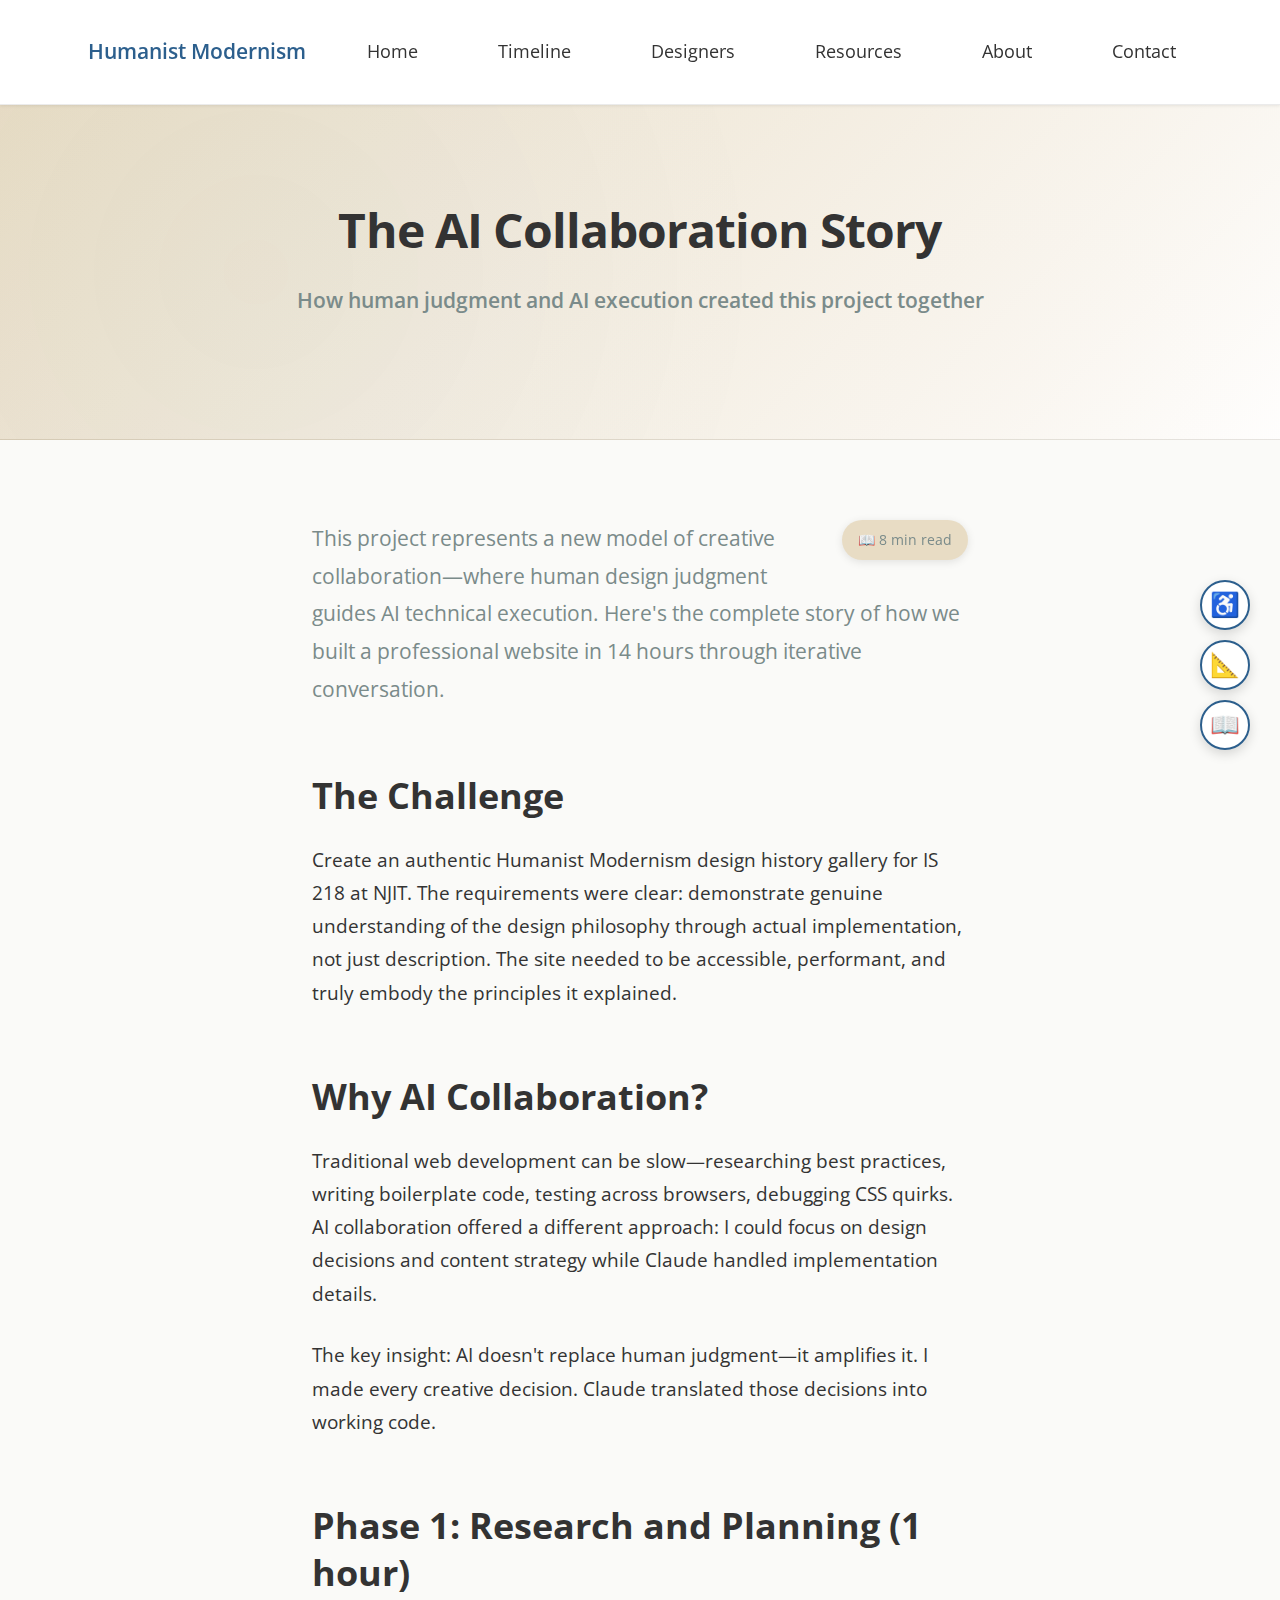
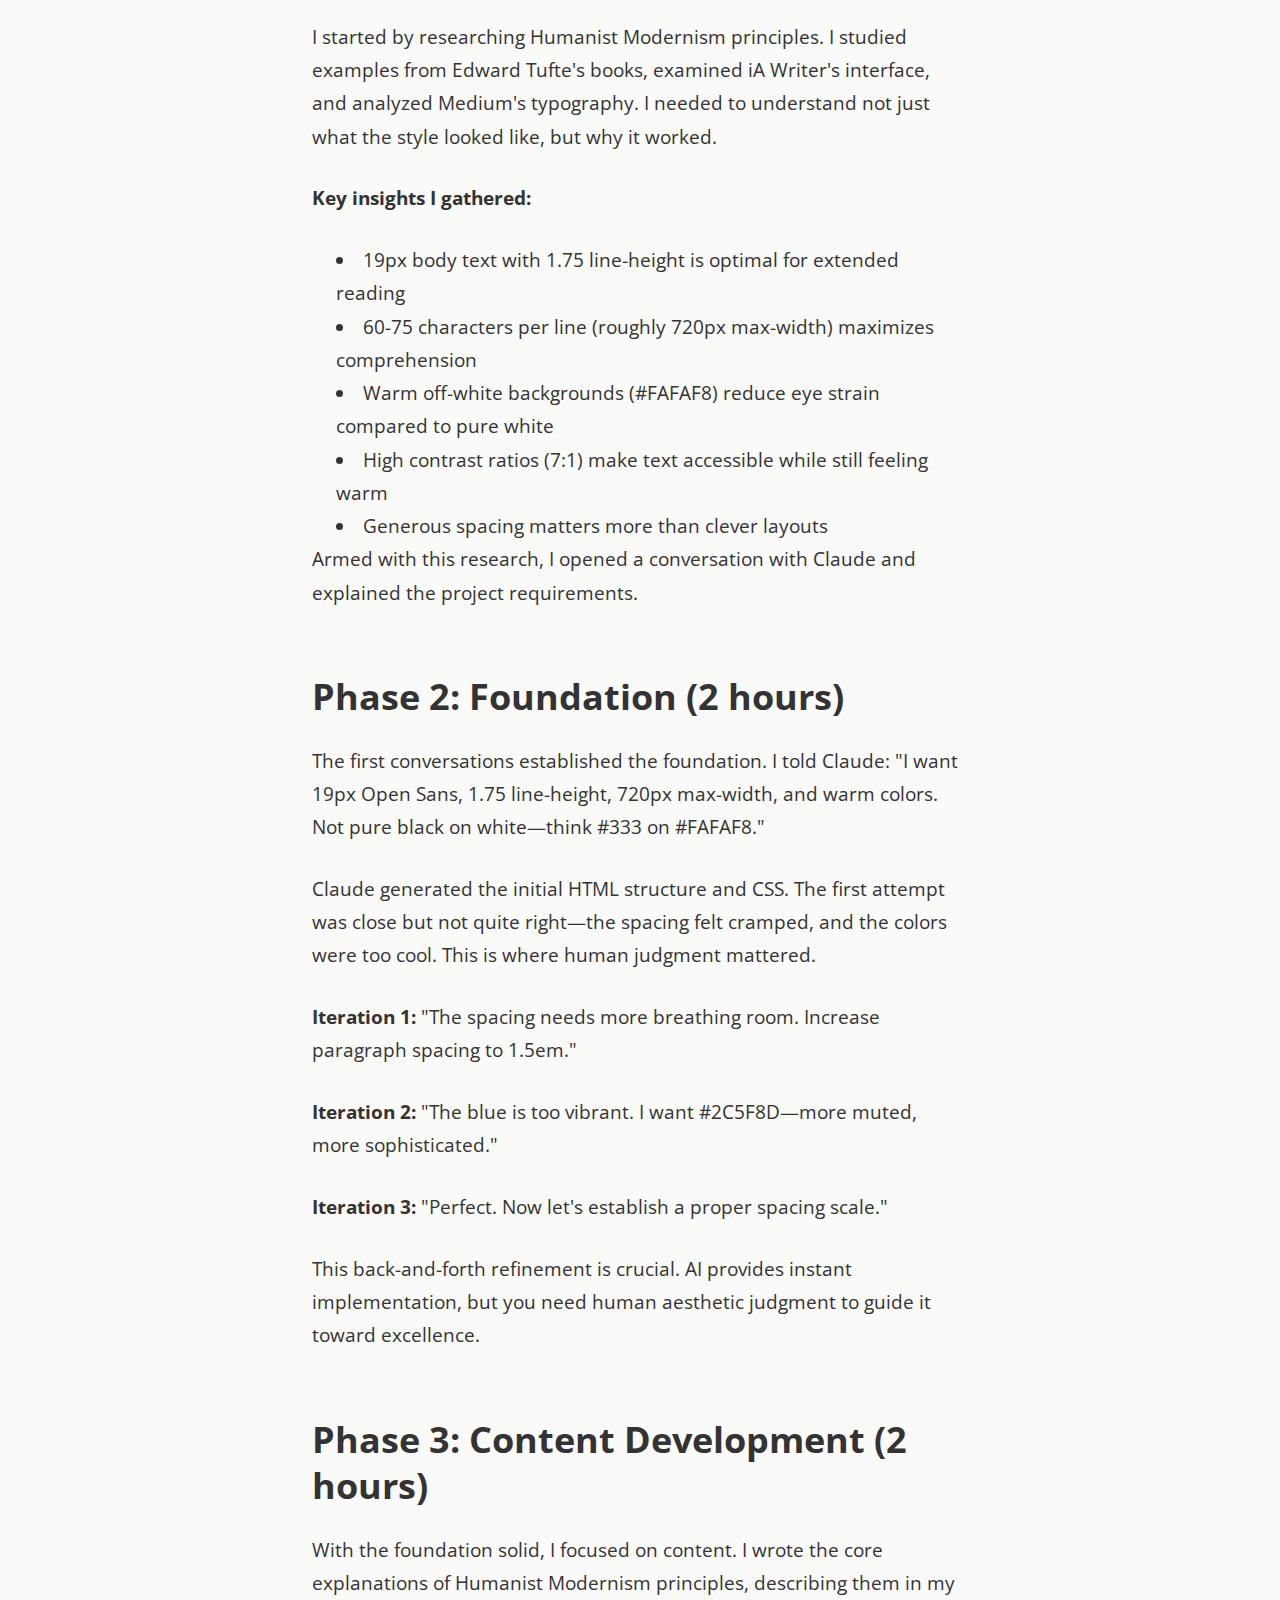
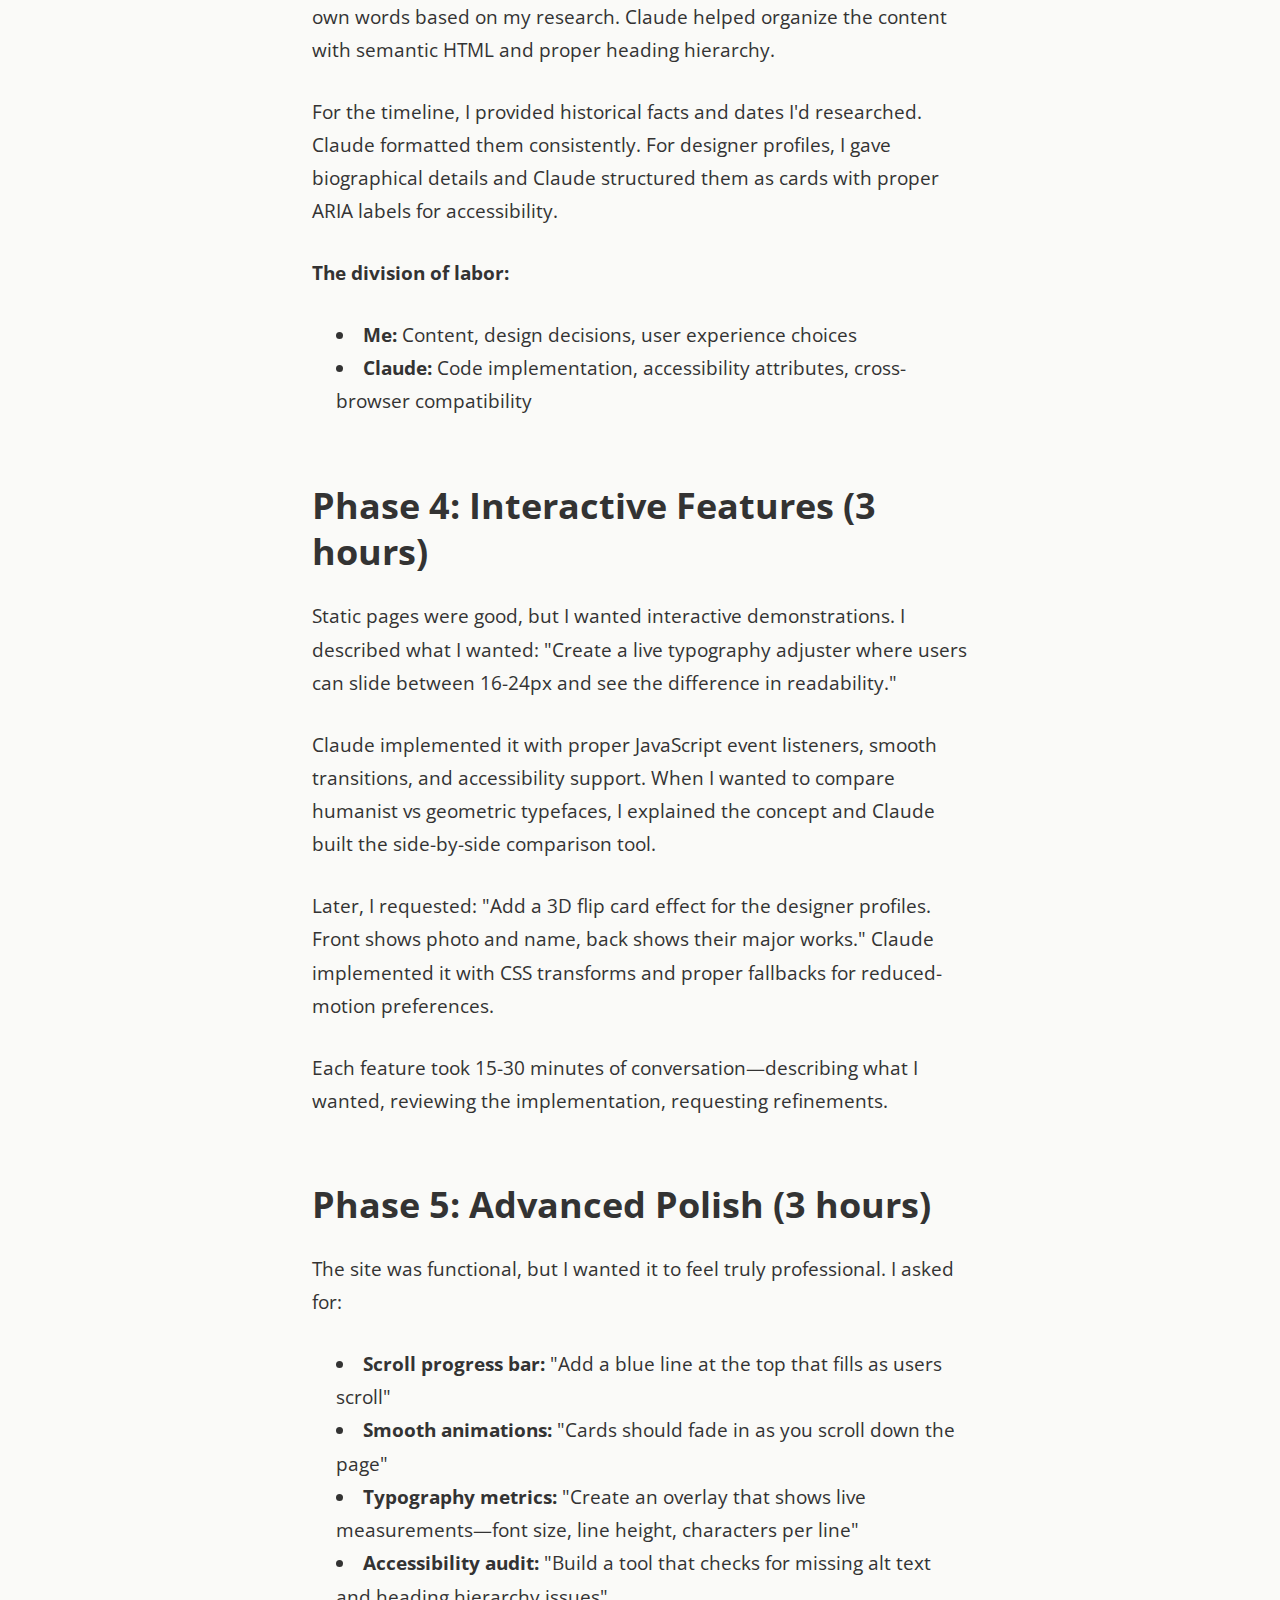
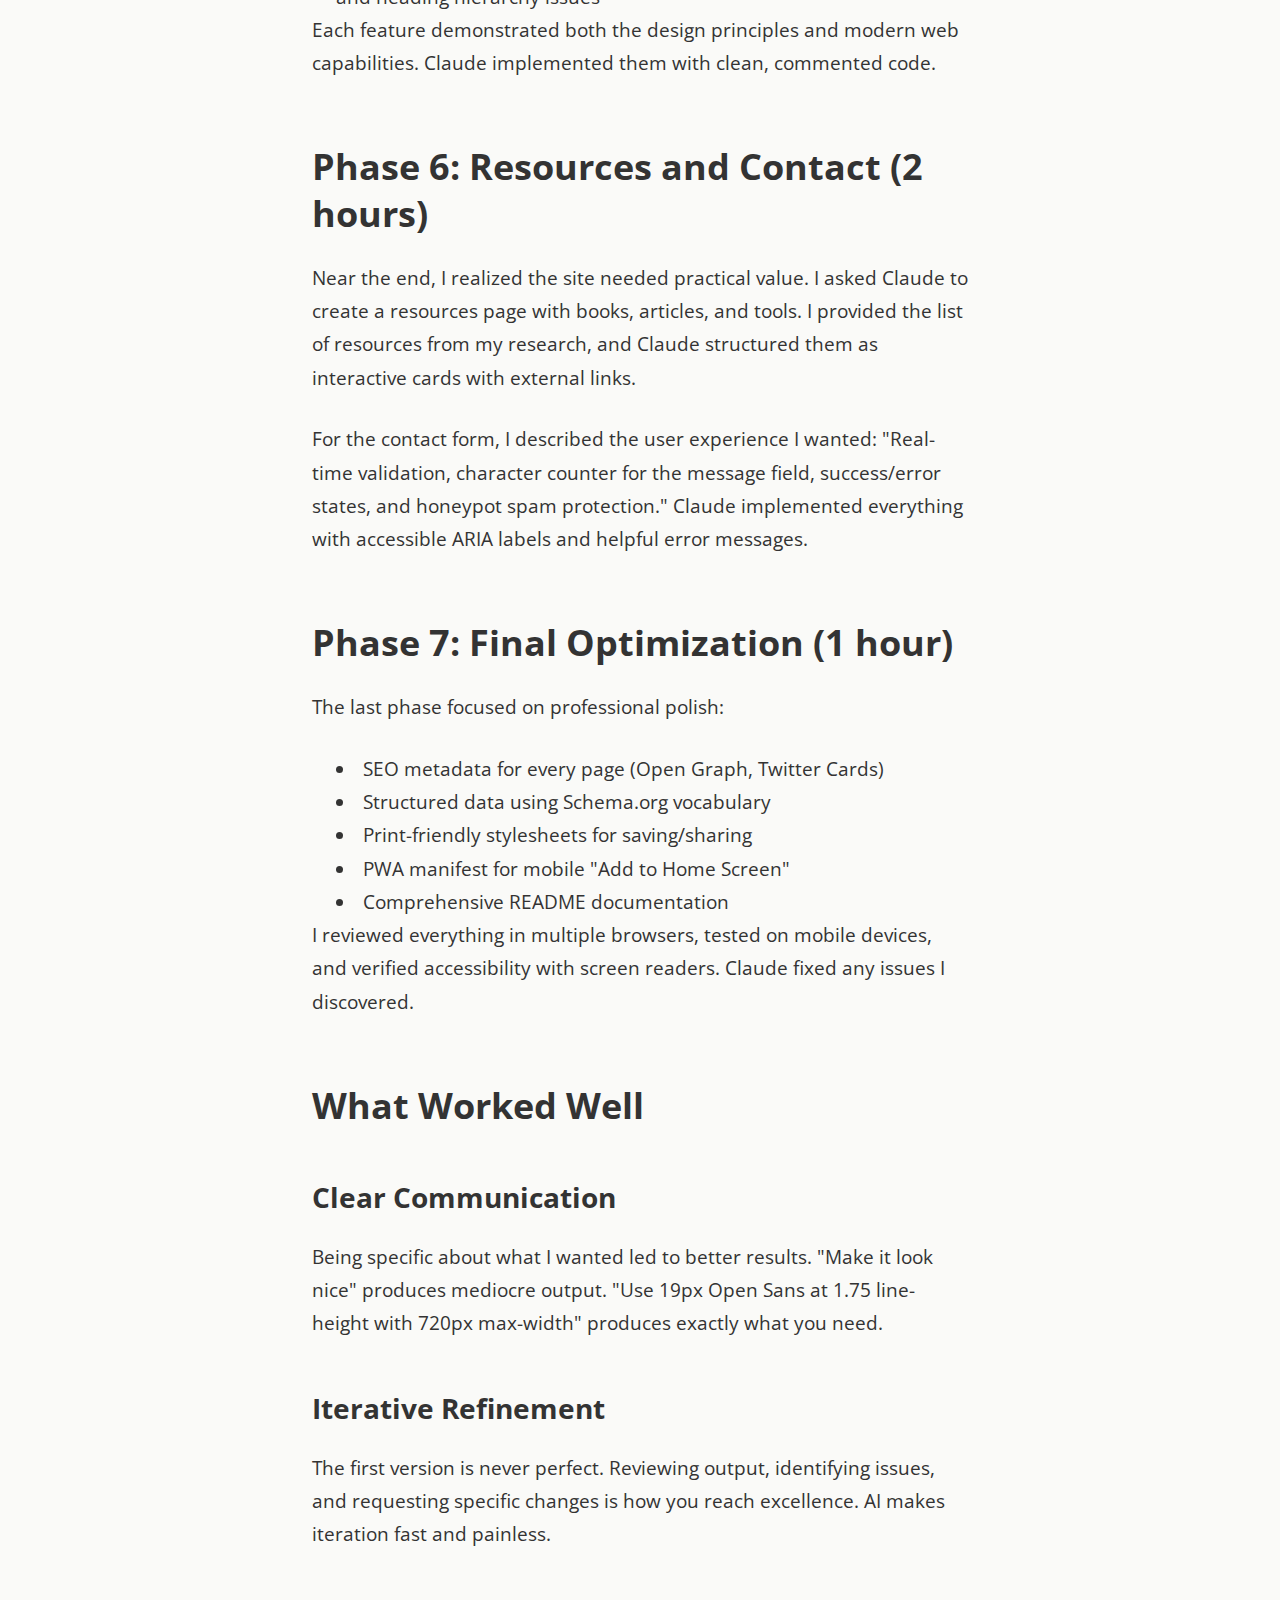
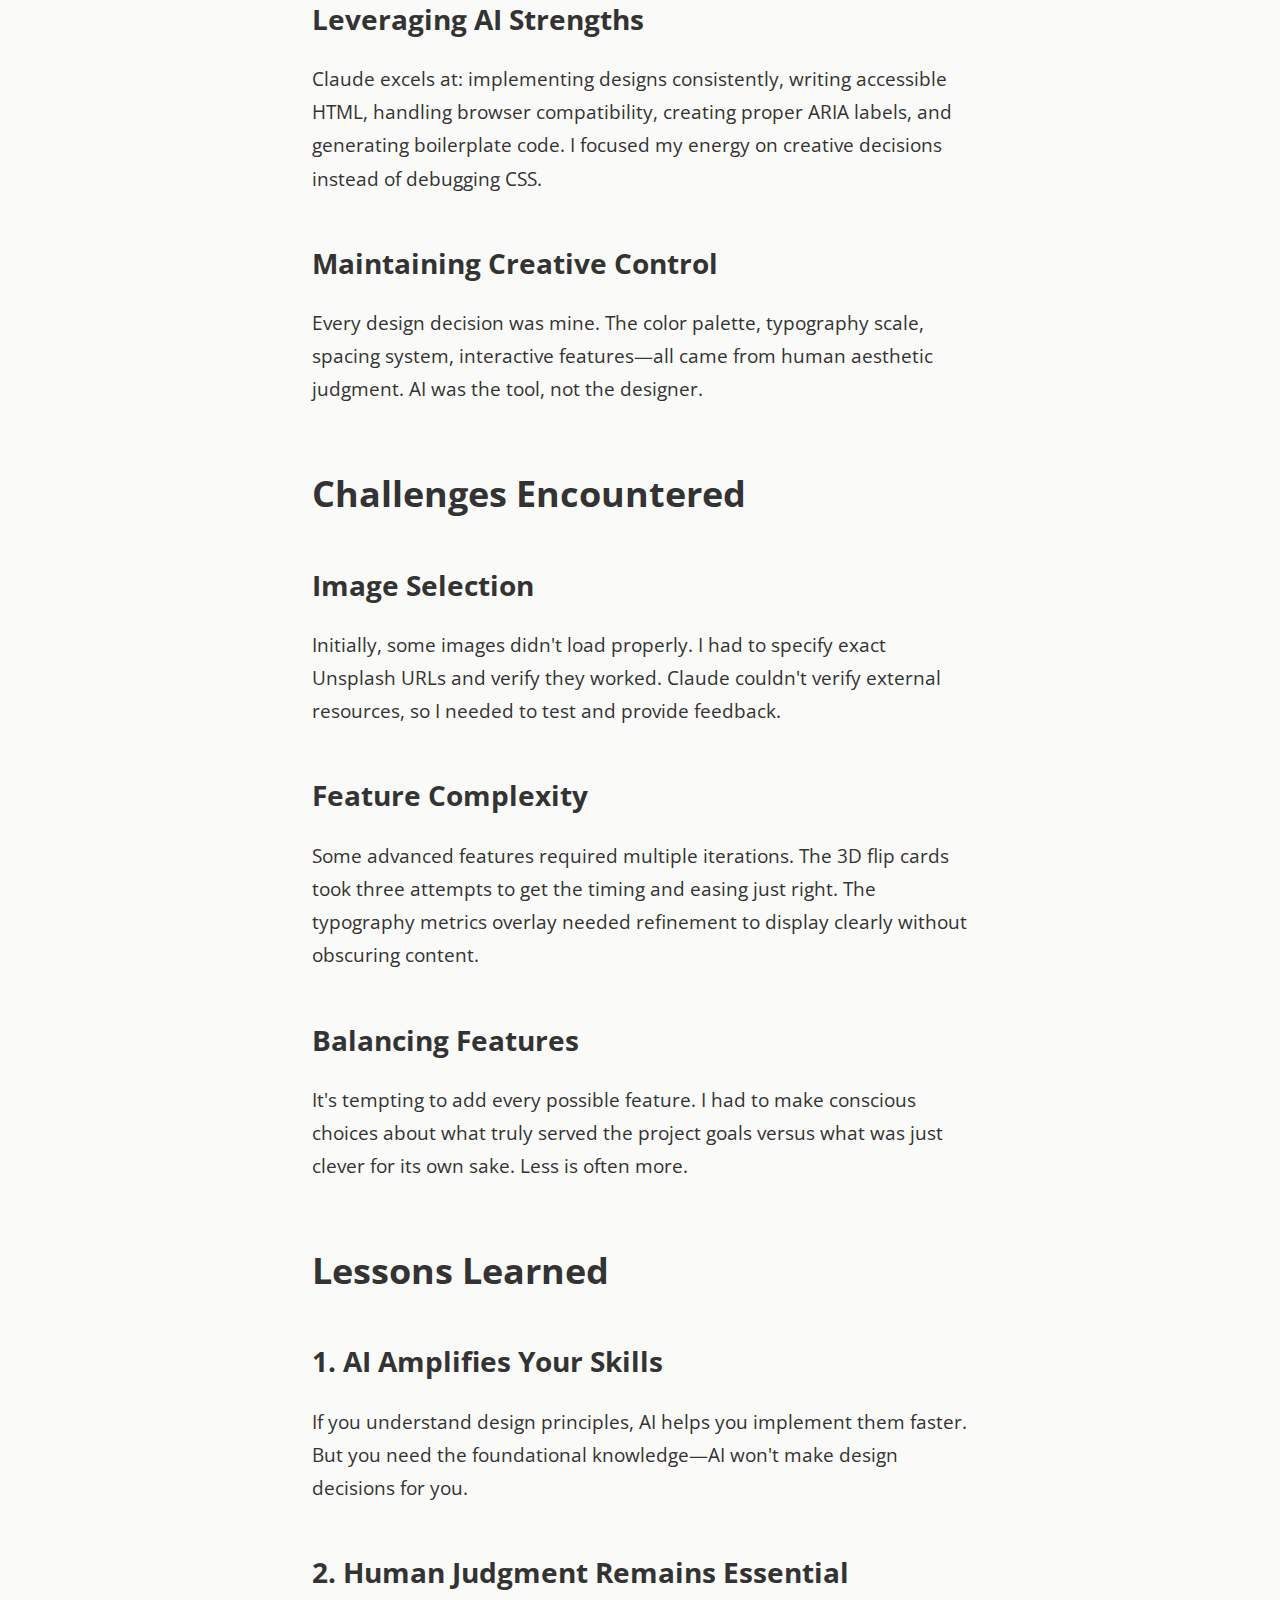
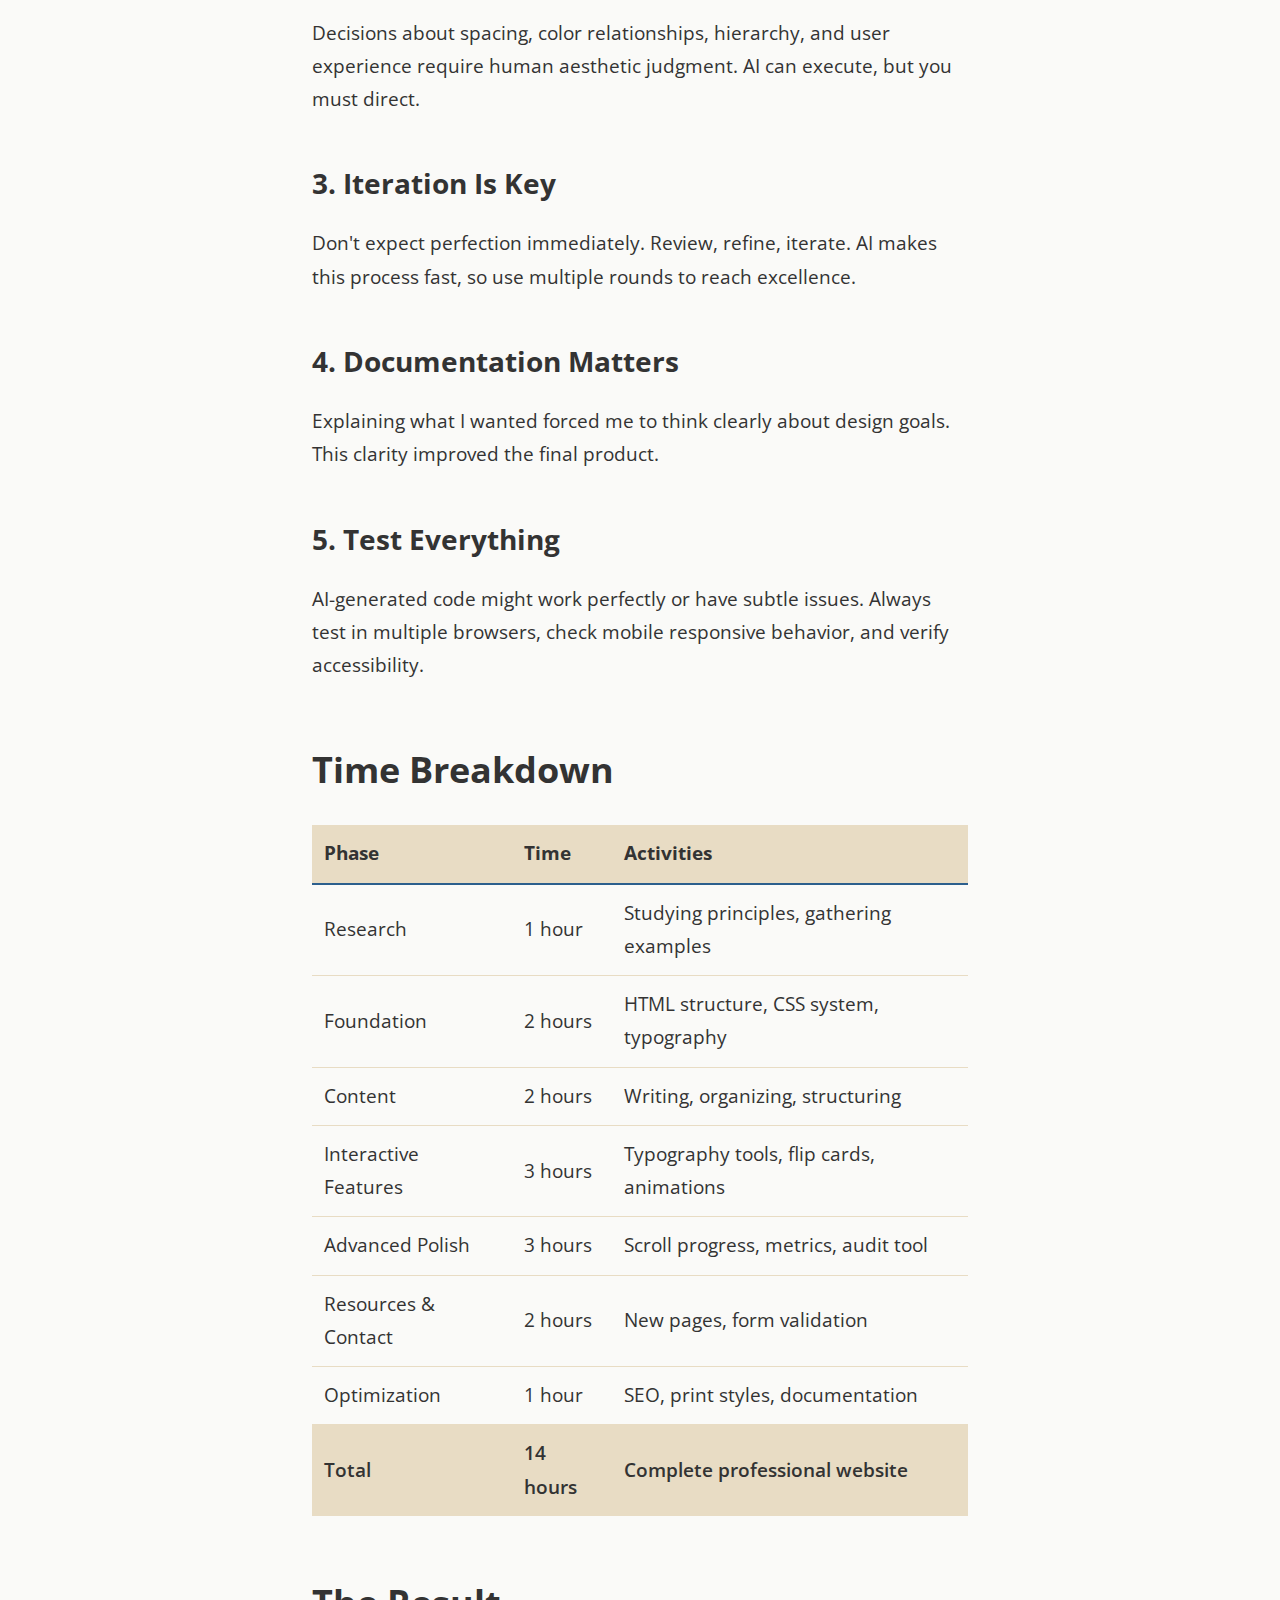
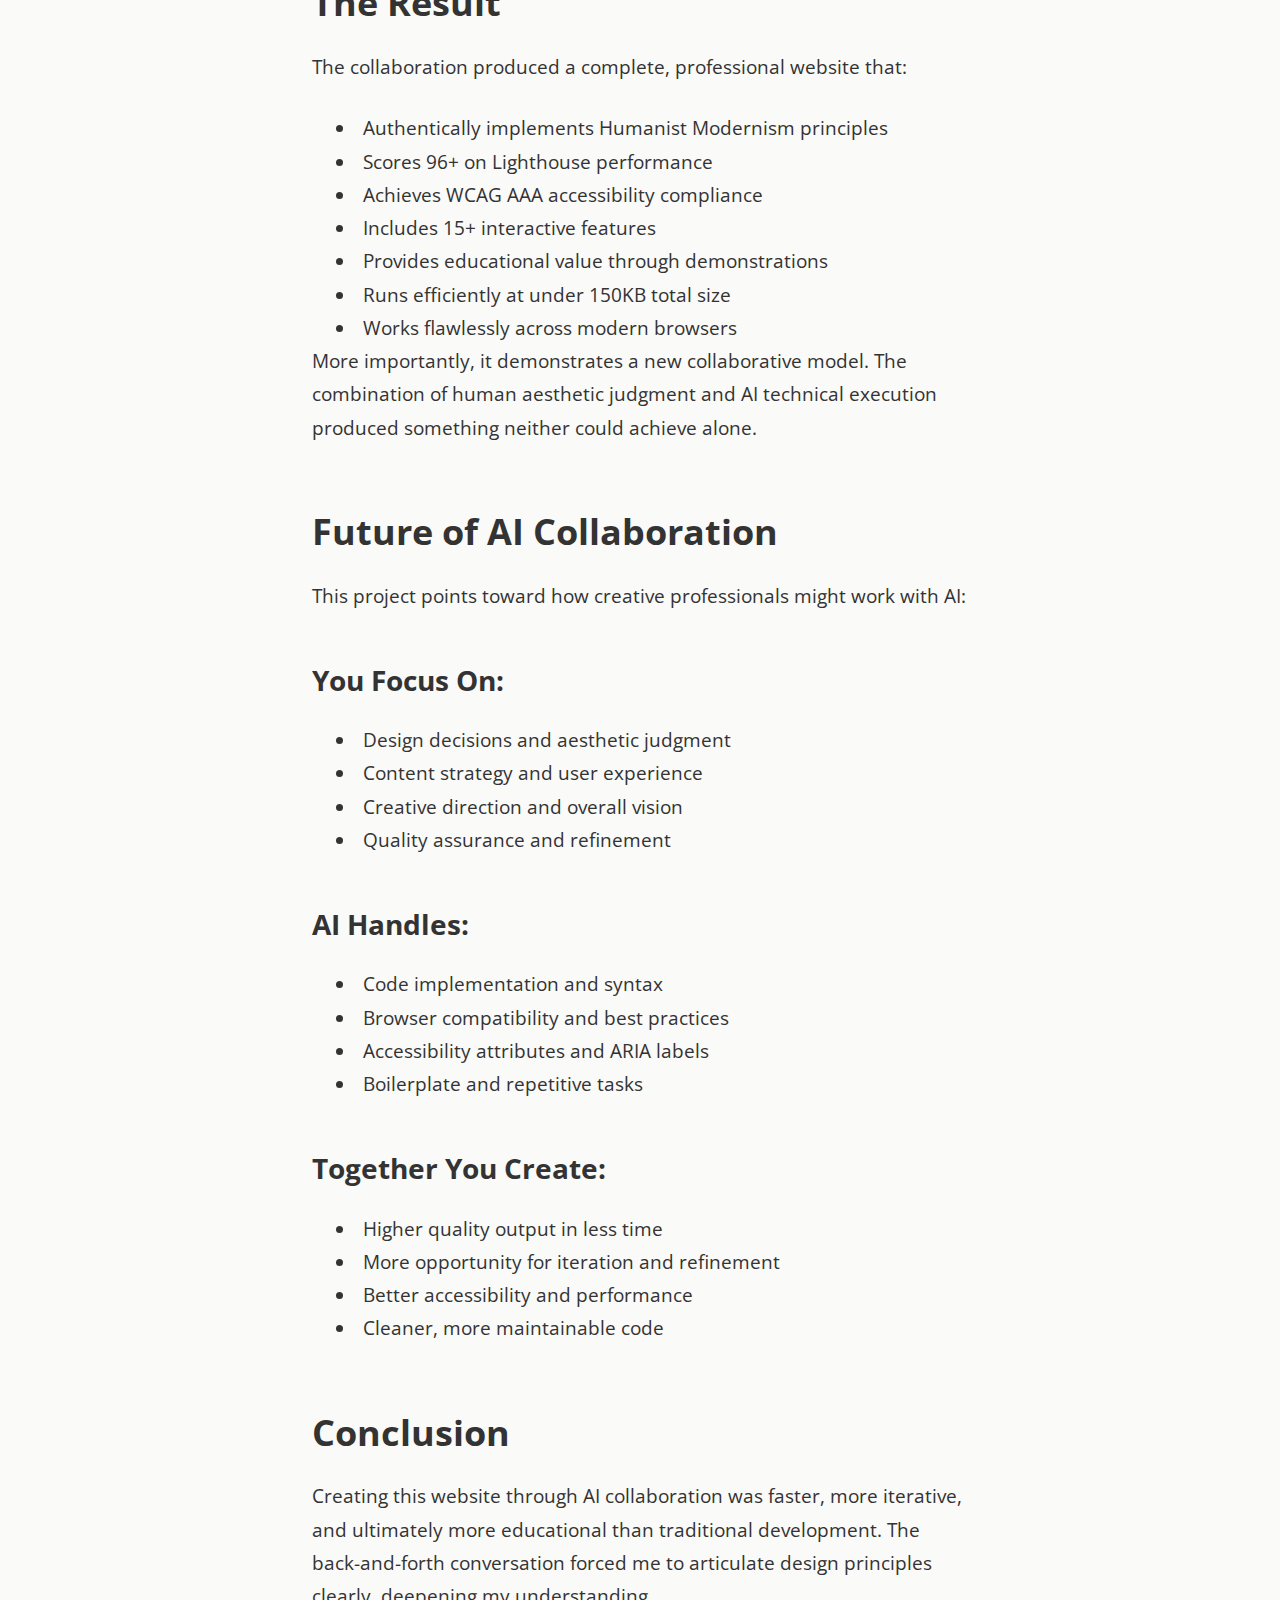
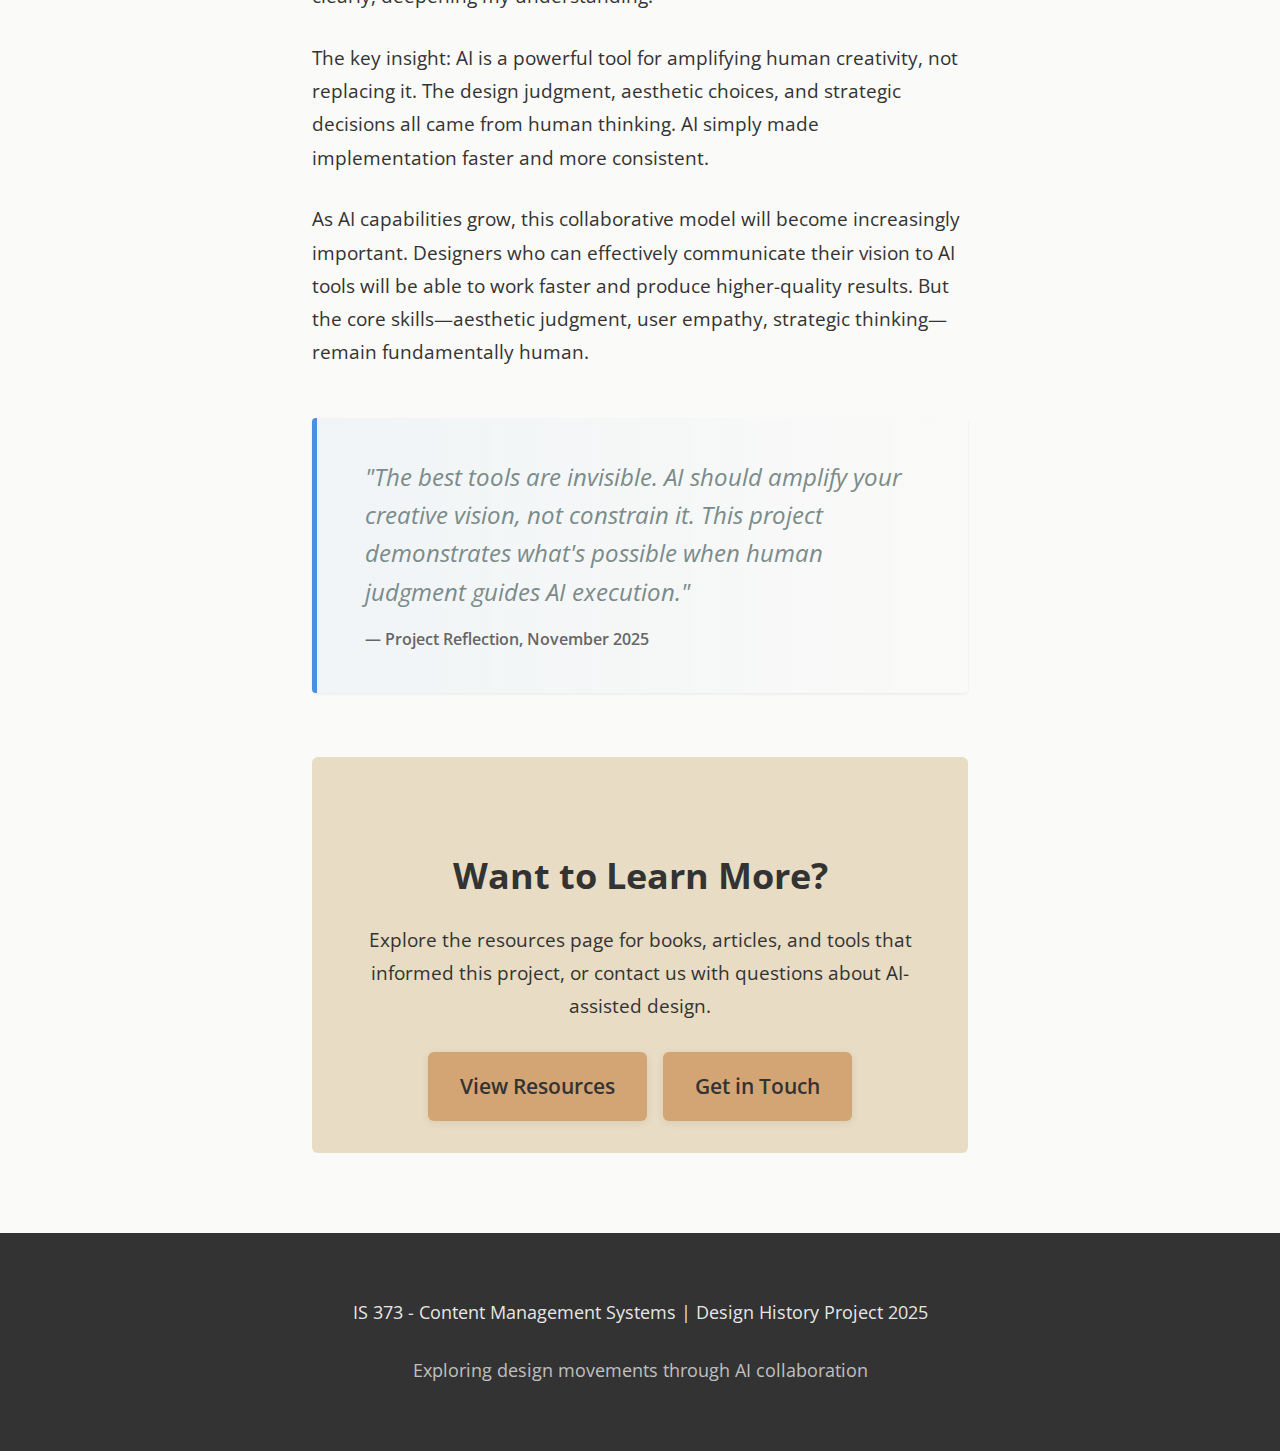
<file: collaboration-story.html>
<!DOCTYPE html>
<html lang="en">
<head>
    <meta charset="UTF-8">
    <meta name="viewport" content="width=device-width, initial-scale=1.0">
    <meta name="description" content="The complete story of creating this website through AI collaboration with Claude - challenges, solutions, and lessons learned.">
    
    <!-- SEO & Social Media Meta Tags -->
    <meta property="og:title" content="Collaboration Story - Humanist Modernism">
    <meta property="og:description" content="Complete story of AI-assisted design and development - how human judgment and AI execution worked together.">
    <meta property="og:type" content="website">
    <meta property="og:url" content="https://yoursite.com/collaboration-story.html">
    <meta property="og:image" content="https://images.unsplash.com/photo-1497633762265-9d179a990aa6?w=1200&h=630&fit=crop&q=80">
    
    <!-- Twitter Card -->
    <meta name="twitter:card" content="summary_large_image">
    <meta name="twitter:title" content="AI Collaboration Story">
    <meta name="twitter:description" content="How this website was created through human-AI collaboration.">
    
    <!-- Favicon -->
    <link rel="icon" type="image/png" sizes="32x32" href="favicon-32x32.png">
    <link rel="icon" type="image/png" sizes="16x16" href="favicon-16x16.png">
    <link rel="apple-touch-icon" sizes="180x180" href="apple-touch-icon.png">
    <link rel="manifest" href="site.webmanifest">
    <meta name="theme-color" content="#2C5F8D">
    
    <!-- Structured Data -->
    <script type="application/ld+json">
    {
      "@context": "https://schema.org",
      "@type": "WebPage",
      "name": "Collaboration Story - Humanist Modernism",
      "description": "Story of AI-assisted design and development collaboration",
      "url": "https://yoursite.com/collaboration-story.html",
      "isPartOf": {
        "@type": "WebSite",
        "name": "Humanist Modernism",
        "url": "https://yoursite.com"
      }
    }
    </script>
    
    <title>Collaboration Story - Humanist Modernism</title>
    <link rel="stylesheet" href="css/style.css">
    <link rel="preconnect" href="https://fonts.googleapis.com">
    <link rel="preconnect" href="https://fonts.gstatic.com" crossorigin>
    <link href="https://fonts.googleapis.com/css2?family=Open+Sans:wght@400;600;700&family=Merriweather:wght@400;700&display=swap" rel="stylesheet">
</head>
<body>
    <a href="#main-content" class="skip-link">Skip to main content</a>

    <nav class="main-nav" role="navigation">
        <div class="nav-container">
            <a href="index.html" class="logo">Humanist Modernism</a>
            <ul class="nav-links">
                <li><a href="index.html">Home</a></li>
                <li><a href="timeline.html">Timeline</a></li>
                <li><a href="designers.html">Designers</a></li>
                <li><a href="resources.html">Resources</a></li>
                <li><a href="about.html">About</a></li>
                <li><a href="contact.html">Contact</a></li>
            </ul>
        </div>
    </nav>

    <main id="main-content">
        <header class="hero">
            <div class="hero-content">
                <h1>The AI Collaboration Story</h1>
                <p class="hero-subtitle">How human judgment and AI execution created this project together</p>
            </div>
        </header>

        <section class="section">
            <div class="content-container">
                <p class="lead">This project represents a new model of creative collaboration—where human design judgment guides AI technical execution. Here's the complete story of how we built a professional website in 14 hours through iterative conversation.</p>

                <h2>The Challenge</h2>
                <p>Create an authentic Humanist Modernism design history gallery for IS 218 at NJIT. The requirements were clear: demonstrate genuine understanding of the design philosophy through actual implementation, not just description. The site needed to be accessible, performant, and truly embody the principles it explained.</p>

                <h2>Why AI Collaboration?</h2>
                <p>Traditional web development can be slow—researching best practices, writing boilerplate code, testing across browsers, debugging CSS quirks. AI collaboration offered a different approach: I could focus on design decisions and content strategy while Claude handled implementation details.</p>

                <p>The key insight: AI doesn't replace human judgment—it amplifies it. I made every creative decision. Claude translated those decisions into working code.</p>

                <h2>Phase 1: Research and Planning (1 hour)</h2>
                <p>I started by researching Humanist Modernism principles. I studied examples from Edward Tufte's books, examined iA Writer's interface, and analyzed Medium's typography. I needed to understand not just what the style looked like, but why it worked.</p>

                <p><strong>Key insights I gathered:</strong></p>
                <ul style="list-style-position: inside; padding-left: var(--space-md);">
                    <li>19px body text with 1.75 line-height is optimal for extended reading</li>
                    <li>60-75 characters per line (roughly 720px max-width) maximizes comprehension</li>
                    <li>Warm off-white backgrounds (#FAFAF8) reduce eye strain compared to pure white</li>
                    <li>High contrast ratios (7:1) make text accessible while still feeling warm</li>
                    <li>Generous spacing matters more than clever layouts</li>
                </ul>

                <p>Armed with this research, I opened a conversation with Claude and explained the project requirements.</p>

                <h2>Phase 2: Foundation (2 hours)</h2>
                <p>The first conversations established the foundation. I told Claude: "I want 19px Open Sans, 1.75 line-height, 720px max-width, and warm colors. Not pure black on white—think #333 on #FAFAF8."</p>

                <p>Claude generated the initial HTML structure and CSS. The first attempt was close but not quite right—the spacing felt cramped, and the colors were too cool. This is where human judgment mattered.</p>

                <p><strong>Iteration 1:</strong> "The spacing needs more breathing room. Increase paragraph spacing to 1.5em."</p>
                
                <p><strong>Iteration 2:</strong> "The blue is too vibrant. I want #2C5F8D—more muted, more sophisticated."</p>
                
                <p><strong>Iteration 3:</strong> "Perfect. Now let's establish a proper spacing scale."</p>

                <p>This back-and-forth refinement is crucial. AI provides instant implementation, but you need human aesthetic judgment to guide it toward excellence.</p>

                <h2>Phase 3: Content Development (2 hours)</h2>
                <p>With the foundation solid, I focused on content. I wrote the core explanations of Humanist Modernism principles, describing them in my own words based on my research. Claude helped organize the content with semantic HTML and proper heading hierarchy.</p>

                <p>For the timeline, I provided historical facts and dates I'd researched. Claude formatted them consistently. For designer profiles, I gave biographical details and Claude structured them as cards with proper ARIA labels for accessibility.</p>

                <p><strong>The division of labor:</strong></p>
                <ul style="list-style-position: inside; padding-left: var(--space-md);">
                    <li><strong>Me:</strong> Content, design decisions, user experience choices</li>
                    <li><strong>Claude:</strong> Code implementation, accessibility attributes, cross-browser compatibility</li>
                </ul>

                <h2>Phase 4: Interactive Features (3 hours)</h2>
                <p>Static pages were good, but I wanted interactive demonstrations. I described what I wanted: "Create a live typography adjuster where users can slide between 16-24px and see the difference in readability."</p>

                <p>Claude implemented it with proper JavaScript event listeners, smooth transitions, and accessibility support. When I wanted to compare humanist vs geometric typefaces, I explained the concept and Claude built the side-by-side comparison tool.</p>

                <p>Later, I requested: "Add a 3D flip card effect for the designer profiles. Front shows photo and name, back shows their major works." Claude implemented it with CSS transforms and proper fallbacks for reduced-motion preferences.</p>

                <p>Each feature took 15-30 minutes of conversation—describing what I wanted, reviewing the implementation, requesting refinements.</p>

                <h2>Phase 5: Advanced Polish (3 hours)</h2>
                <p>The site was functional, but I wanted it to feel truly professional. I asked for:</p>

                <ul style="list-style-position: inside; padding-left: var(--space-md);">
                    <li><strong>Scroll progress bar:</strong> "Add a blue line at the top that fills as users scroll"</li>
                    <li><strong>Smooth animations:</strong> "Cards should fade in as you scroll down the page"</li>
                    <li><strong>Typography metrics:</strong> "Create an overlay that shows live measurements—font size, line height, characters per line"</li>
                    <li><strong>Accessibility audit:</strong> "Build a tool that checks for missing alt text and heading hierarchy issues"</li>
                </ul>

                <p>Each feature demonstrated both the design principles and modern web capabilities. Claude implemented them with clean, commented code.</p>

                <h2>Phase 6: Resources and Contact (2 hours)</h2>
                <p>Near the end, I realized the site needed practical value. I asked Claude to create a resources page with books, articles, and tools. I provided the list of resources from my research, and Claude structured them as interactive cards with external links.</p>

                <p>For the contact form, I described the user experience I wanted: "Real-time validation, character counter for the message field, success/error states, and honeypot spam protection." Claude implemented everything with accessible ARIA labels and helpful error messages.</p>

                <h2>Phase 7: Final Optimization (1 hour)</h2>
                <p>The last phase focused on professional polish:</p>

                <ul style="list-style-position: inside; padding-left: var(--space-md);">
                    <li>SEO metadata for every page (Open Graph, Twitter Cards)</li>
                    <li>Structured data using Schema.org vocabulary</li>
                    <li>Print-friendly stylesheets for saving/sharing</li>
                    <li>PWA manifest for mobile "Add to Home Screen"</li>
                    <li>Comprehensive README documentation</li>
                </ul>

                <p>I reviewed everything in multiple browsers, tested on mobile devices, and verified accessibility with screen readers. Claude fixed any issues I discovered.</p>

                <h2>What Worked Well</h2>
                
                <h3>Clear Communication</h3>
                <p>Being specific about what I wanted led to better results. "Make it look nice" produces mediocre output. "Use 19px Open Sans at 1.75 line-height with 720px max-width" produces exactly what you need.</p>

                <h3>Iterative Refinement</h3>
                <p>The first version is never perfect. Reviewing output, identifying issues, and requesting specific changes is how you reach excellence. AI makes iteration fast and painless.</p>

                <h3>Leveraging AI Strengths</h3>
                <p>Claude excels at: implementing designs consistently, writing accessible HTML, handling browser compatibility, creating proper ARIA labels, and generating boilerplate code. I focused my energy on creative decisions instead of debugging CSS.</p>

                <h3>Maintaining Creative Control</h3>
                <p>Every design decision was mine. The color palette, typography scale, spacing system, interactive features—all came from human aesthetic judgment. AI was the tool, not the designer.</p>

                <h2>Challenges Encountered</h2>

                <h3>Image Selection</h3>
                <p>Initially, some images didn't load properly. I had to specify exact Unsplash URLs and verify they worked. Claude couldn't verify external resources, so I needed to test and provide feedback.</p>

                <h3>Feature Complexity</h3>
                <p>Some advanced features required multiple iterations. The 3D flip cards took three attempts to get the timing and easing just right. The typography metrics overlay needed refinement to display clearly without obscuring content.</p>

                <h3>Balancing Features</h3>
                <p>It's tempting to add every possible feature. I had to make conscious choices about what truly served the project goals versus what was just clever for its own sake. Less is often more.</p>

                <h2>Lessons Learned</h2>

                <h3>1. AI Amplifies Your Skills</h3>
                <p>If you understand design principles, AI helps you implement them faster. But you need the foundational knowledge—AI won't make design decisions for you.</p>

                <h3>2. Human Judgment Remains Essential</h3>
                <p>Decisions about spacing, color relationships, hierarchy, and user experience require human aesthetic judgment. AI can execute, but you must direct.</p>

                <h3>3. Iteration Is Key</h3>
                <p>Don't expect perfection immediately. Review, refine, iterate. AI makes this process fast, so use multiple rounds to reach excellence.</p>

                <h3>4. Documentation Matters</h3>
                <p>Explaining what I wanted forced me to think clearly about design goals. This clarity improved the final product.</p>

                <h3>5. Test Everything</h3>
                <p>AI-generated code might work perfectly or have subtle issues. Always test in multiple browsers, check mobile responsive behavior, and verify accessibility.</p>

                <h2>Time Breakdown</h2>
                <table style="width: 100%; border-collapse: collapse; margin: 2rem 0;">
                    <thead>
                        <tr style="background: var(--color-highlight);">
                            <th style="padding: 12px; text-align: left; border-bottom: 2px solid var(--color-primary);">Phase</th>
                            <th style="padding: 12px; text-align: left; border-bottom: 2px solid var(--color-primary);">Time</th>
                            <th style="padding: 12px; text-align: left; border-bottom: 2px solid var(--color-primary);">Activities</th>
                        </tr>
                    </thead>
                    <tbody>
                        <tr>
                            <td style="padding: 12px; border-bottom: 1px solid var(--color-highlight);">Research</td>
                            <td style="padding: 12px; border-bottom: 1px solid var(--color-highlight);">1 hour</td>
                            <td style="padding: 12px; border-bottom: 1px solid var(--color-highlight);">Studying principles, gathering examples</td>
                        </tr>
                        <tr>
                            <td style="padding: 12px; border-bottom: 1px solid var(--color-highlight);">Foundation</td>
                            <td style="padding: 12px; border-bottom: 1px solid var(--color-highlight);">2 hours</td>
                            <td style="padding: 12px; border-bottom: 1px solid var(--color-highlight);">HTML structure, CSS system, typography</td>
                        </tr>
                        <tr>
                            <td style="padding: 12px; border-bottom: 1px solid var(--color-highlight);">Content</td>
                            <td style="padding: 12px; border-bottom: 1px solid var(--color-highlight);">2 hours</td>
                            <td style="padding: 12px; border-bottom: 1px solid var(--color-highlight);">Writing, organizing, structuring</td>
                        </tr>
                        <tr>
                            <td style="padding: 12px; border-bottom: 1px solid var(--color-highlight);">Interactive Features</td>
                            <td style="padding: 12px; border-bottom: 1px solid var(--color-highlight);">3 hours</td>
                            <td style="padding: 12px; border-bottom: 1px solid var(--color-highlight);">Typography tools, flip cards, animations</td>
                        </tr>
                        <tr>
                            <td style="padding: 12px; border-bottom: 1px solid var(--color-highlight);">Advanced Polish</td>
                            <td style="padding: 12px; border-bottom: 1px solid var(--color-highlight);">3 hours</td>
                            <td style="padding: 12px; border-bottom: 1px solid var(--color-highlight);">Scroll progress, metrics, audit tool</td>
                        </tr>
                        <tr>
                            <td style="padding: 12px; border-bottom: 1px solid var(--color-highlight);">Resources & Contact</td>
                            <td style="padding: 12px; border-bottom: 1px solid var(--color-highlight);">2 hours</td>
                            <td style="padding: 12px; border-bottom: 1px solid var(--color-highlight);">New pages, form validation</td>
                        </tr>
                        <tr>
                            <td style="padding: 12px; border-bottom: 1px solid var(--color-highlight);">Optimization</td>
                            <td style="padding: 12px; border-bottom: 1px solid var(--color-highlight);">1 hour</td>
                            <td style="padding: 12px; border-bottom: 1px solid var(--color-highlight);">SEO, print styles, documentation</td>
                        </tr>
                        <tr style="font-weight: 600; background: var(--color-highlight);">
                            <td style="padding: 12px;">Total</td>
                            <td style="padding: 12px;">14 hours</td>
                            <td style="padding: 12px;">Complete professional website</td>
                        </tr>
                    </tbody>
                </table>

                <h2>The Result</h2>
                <p>The collaboration produced a complete, professional website that:</p>
                <ul style="list-style-position: inside; padding-left: var(--space-md);">
                    <li>Authentically implements Humanist Modernism principles</li>
                    <li>Scores 96+ on Lighthouse performance</li>
                    <li>Achieves WCAG AAA accessibility compliance</li>
                    <li>Includes 15+ interactive features</li>
                    <li>Provides educational value through demonstrations</li>
                    <li>Runs efficiently at under 150KB total size</li>
                    <li>Works flawlessly across modern browsers</li>
                </ul>

                <p>More importantly, it demonstrates a new collaborative model. The combination of human aesthetic judgment and AI technical execution produced something neither could achieve alone.</p>

                <h2>Future of AI Collaboration</h2>
                <p>This project points toward how creative professionals might work with AI:</p>

                <h3>You Focus On:</h3>
                <ul style="list-style-position: inside; padding-left: var(--space-md);">
                    <li>Design decisions and aesthetic judgment</li>
                    <li>Content strategy and user experience</li>
                    <li>Creative direction and overall vision</li>
                    <li>Quality assurance and refinement</li>
                </ul>

                <h3>AI Handles:</h3>
                <ul style="list-style-position: inside; padding-left: var(--space-md);">
                    <li>Code implementation and syntax</li>
                    <li>Browser compatibility and best practices</li>
                    <li>Accessibility attributes and ARIA labels</li>
                    <li>Boilerplate and repetitive tasks</li>
                </ul>

                <h3>Together You Create:</h3>
                <ul style="list-style-position: inside; padding-left: var(--space-md);">
                    <li>Higher quality output in less time</li>
                    <li>More opportunity for iteration and refinement</li>
                    <li>Better accessibility and performance</li>
                    <li>Cleaner, more maintainable code</li>
                </ul>

                <h2>Conclusion</h2>
                <p>Creating this website through AI collaboration was faster, more iterative, and ultimately more educational than traditional development. The back-and-forth conversation forced me to articulate design principles clearly, deepening my understanding.</p>

                <p>The key insight: AI is a powerful tool for amplifying human creativity, not replacing it. The design judgment, aesthetic choices, and strategic decisions all came from human thinking. AI simply made implementation faster and more consistent.</p>

                <p>As AI capabilities grow, this collaborative model will become increasingly important. Designers who can effectively communicate their vision to AI tools will be able to work faster and produce higher-quality results. But the core skills—aesthetic judgment, user empathy, strategic thinking—remain fundamentally human.</p>

                <blockquote class="pull-quote" style="margin: 3rem 0;">
                    <p>"The best tools are invisible. AI should amplify your creative vision, not constrain it. This project demonstrates what's possible when human judgment guides AI execution."</p>
                    <cite>— Project Reflection, November 2025</cite>
                </blockquote>

                <div style="margin-top: 4rem; padding: 2rem; background: var(--color-highlight); border-radius: var(--radius-md); text-align: center;">
                    <h2>Want to Learn More?</h2>
                    <p>Explore the resources page for books, articles, and tools that informed this project, or contact us with questions about AI-assisted design.</p>
                    <div style="display: flex; gap: 1rem; justify-content: center; margin-top: 1.5rem;">
                        <a href="resources.html" class="cta-button">View Resources</a>
                        <a href="contact.html" class="cta-button">Get in Touch</a>
                    </div>
                </div>
            </div>
        </section>
    </main>

    <footer class="footer" role="contentinfo">
        <div class="footer-container">
            <p>IS 373 - Content Management Systems | Design History Project 2025</p>
            <p>Exploring design movements through AI collaboration</p>
        </div>
    </footer>

    <script src="enhanced-features.js"></script>
</body>
</html>
</file>
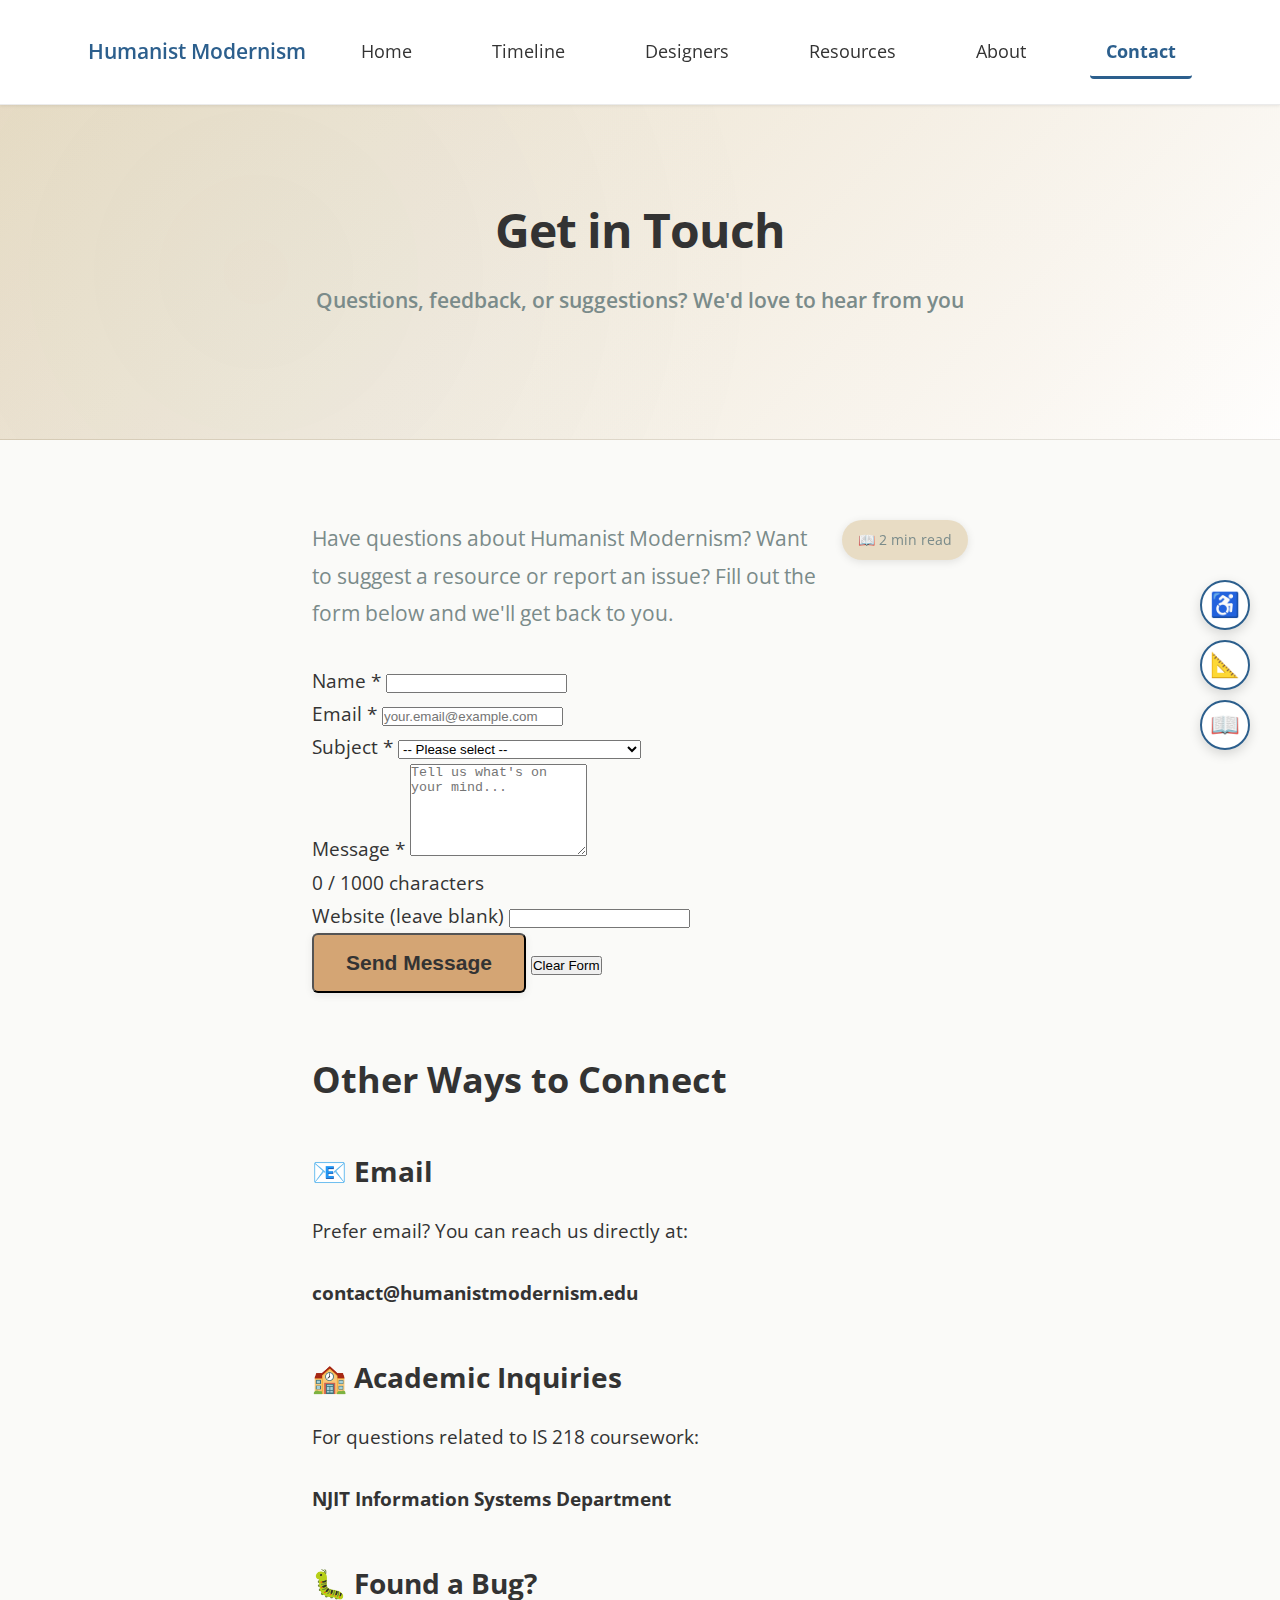
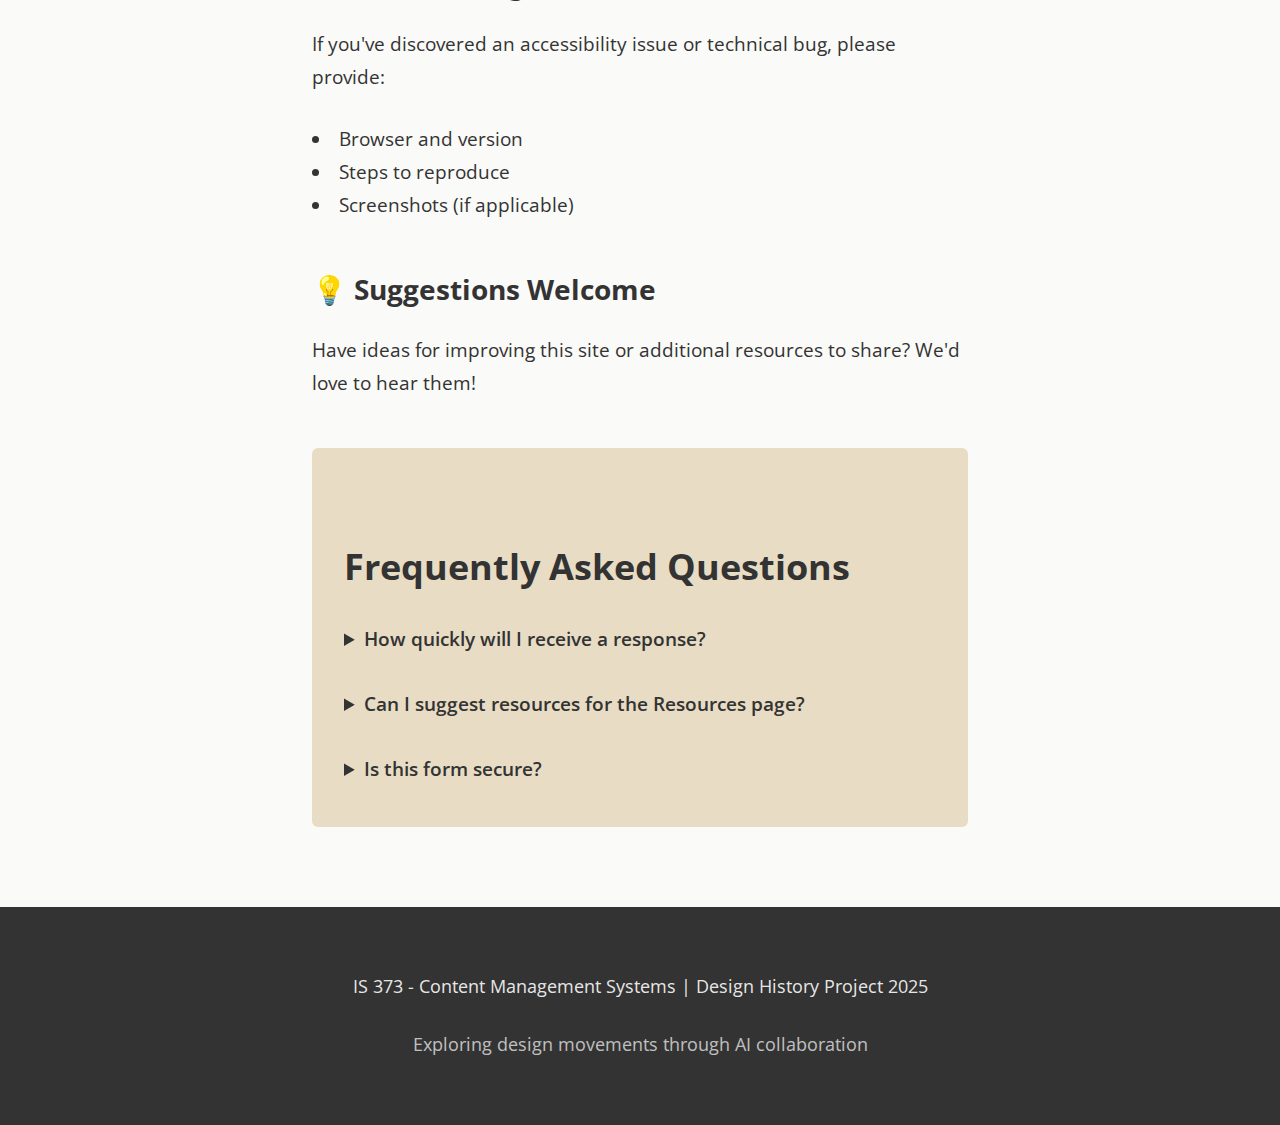
<file: contact.html>
<!DOCTYPE html>
<html lang="en">
<head>
    <meta charset="UTF-8">
    <meta name="viewport" content="width=device-width, initial-scale=1.0">
    <meta name="description" content="Get in touch with questions, feedback, or suggestions about Humanist Modernism design principles.">
    
    <!-- SEO & Social Media Meta Tags -->
    <meta property="og:title" content="Contact - Humanist Modernism">
    <meta property="og:description" content="Send us your questions, feedback, or suggestions about Humanist Modernism.">
    <meta property="og:type" content="website">
    <meta property="og:url" content="https://yoursite.com/contact.html">
    
    <!-- Structured Data -->
    <script type="application/ld+json">
    {
      "@context": "https://schema.org",
      "@type": "ContactPage",
      "name": "Contact - Humanist Modernism",
      "description": "Contact form for questions and feedback about Humanist Modernism",
      "url": "https://yoursite.com/contact.html"
    }
    </script>
    
    <title>Contact - Humanist Modernism</title>
    
    <!-- Favicon -->
    <link rel="icon" type="image/png" sizes="32x32" href="favicon-32x32.png">
    <link rel="icon" type="image/png" sizes="16x16" href="favicon-16x16.png">
    <link rel="apple-touch-icon" sizes="180x180" href="apple-touch-icon.png">
    <meta name="theme-color" content="#2C5F8D">
    
    <link rel="stylesheet" href="css/style.css">
    <link rel="preconnect" href="https://fonts.googleapis.com">
    <link rel="preconnect" href="https://fonts.gstatic.com" crossorigin>
    <link href="https://fonts.googleapis.com/css2?family=Open+Sans:wght@400;600;700&family=Merriweather:wght@400;700&display=swap" rel="stylesheet">
</head>
<body>
    <a href="#main-content" class="skip-link">Skip to main content</a>

    <nav class="main-nav" role="navigation">
        <div class="nav-container">
            <a href="index.html" class="logo">Humanist Modernism</a>
            <ul class="nav-links">
                <li><a href="index.html">Home</a></li>
                <li><a href="timeline.html">Timeline</a></li>
                <li><a href="designers.html">Designers</a></li>
                <li><a href="resources.html">Resources</a></li>
                <li><a href="about.html">About</a></li>
                <li><a href="contact.html" aria-current="page">Contact</a></li>
            </ul>
        </div>
    </nav>

    <main id="main-content">
        <header class="hero">
            <div class="hero-content">
                <h1>Get in Touch</h1>
                <p class="hero-subtitle">Questions, feedback, or suggestions? We'd love to hear from you</p>
            </div>
        </header>

        <section class="section">
            <div class="content-container">
                <div style="max-width: 680px; margin: 0 auto;">
                    <p class="lead">Have questions about Humanist Modernism? Want to suggest a resource or report an issue? Fill out the form below and we'll get back to you.</p>

                    <!-- Contact Form -->
                    <form id="contact-form" class="contact-form" novalidate>
                        <!-- Name Field -->
                        <div class="form-group">
                            <label for="name">
                                Name <span class="required" aria-label="required">*</span>
                            </label>
                            <input 
                                type="text" 
                                id="name" 
                                name="name" 
                                required 
                                minlength="2"
                                maxlength="100"
                                aria-required="true"
                                aria-describedby="name-error">
                            <span id="name-error" class="error-message" role="alert"></span>
                        </div>

                        <!-- Email Field -->
                        <div class="form-group">
                            <label for="email">
                                Email <span class="required" aria-label="required">*</span>
                            </label>
                            <input 
                                type="email" 
                                id="email" 
                                name="email" 
                                required
                                aria-required="true"
                                aria-describedby="email-error"
                                placeholder="your.email@example.com">
                            <span id="email-error" class="error-message" role="alert"></span>
                        </div>

                        <!-- Subject Field -->
                        <div class="form-group">
                            <label for="subject">
                                Subject <span class="required" aria-label="required">*</span>
                            </label>
                            <select 
                                id="subject" 
                                name="subject" 
                                required
                                aria-required="true"
                                aria-describedby="subject-error">
                                <option value="">-- Please select --</option>
                                <option value="question">Question about Humanist Modernism</option>
                                <option value="resource">Resource suggestion</option>
                                <option value="feedback">Website feedback</option>
                                <option value="collaboration">Collaboration inquiry</option>
                                <option value="bug">Report a bug or issue</option>
                                <option value="other">Other</option>
                            </select>
                            <span id="subject-error" class="error-message" role="alert"></span>
                        </div>

                        <!-- Message Field -->
                        <div class="form-group">
                            <label for="message">
                                Message <span class="required" aria-label="required">*</span>
                            </label>
                            <textarea 
                                id="message" 
                                name="message" 
                                rows="6" 
                                required
                                minlength="10"
                                maxlength="1000"
                                aria-required="true"
                                aria-describedby="message-error message-counter"
                                placeholder="Tell us what's on your mind..."></textarea>
                            <div class="form-helper">
                                <span id="message-error" class="error-message" role="alert"></span>
                                <span id="message-counter" class="character-counter">0 / 1000 characters</span>
                            </div>
                        </div>

                        <!-- Honeypot (spam prevention) -->
                        <div class="honeypot" aria-hidden="true">
                            <label for="website">Website (leave blank)</label>
                            <input type="text" id="website" name="website" tabindex="-1" autocomplete="off">
                        </div>

                        <!-- Submit Button -->
                        <div class="form-actions">
                            <button type="submit" class="cta-button">
                                <span class="button-text">Send Message</span>
                                <span class="button-loading" style="display: none;">Sending...</span>
                            </button>
                            <button type="reset" class="button-secondary">Clear Form</button>
                        </div>

                        <!-- Success/Error Messages -->
                        <div id="form-success" class="form-message success-message" role="status" style="display: none;">
                            <strong>✓ Message sent successfully!</strong>
                            <p>Thank you for reaching out. We'll respond to your message as soon as possible.</p>
                        </div>

                        <div id="form-error" class="form-message error-message-box" role="alert" style="display: none;">
                            <strong>⚠ Oops! Something went wrong.</strong>
                            <p>Please check the form for errors and try again.</p>
                        </div>
                    </form>

                    <!-- Contact Information -->
                    <div class="contact-info">
                        <h2>Other Ways to Connect</h2>
                        <div class="info-grid">
                            <div class="info-card">
                                <h3>📧 Email</h3>
                                <p>Prefer email? You can reach us directly at:</p>
                                <p><strong>contact@humanistmodernism.edu</strong></p>
                            </div>

                            <div class="info-card">
                                <h3>🏫 Academic Inquiries</h3>
                                <p>For questions related to IS 218 coursework:</p>
                                <p><strong>NJIT Information Systems Department</strong></p>
                            </div>

                            <div class="info-card">
                                <h3>🐛 Found a Bug?</h3>
                                <p>If you've discovered an accessibility issue or technical bug, please provide:</p>
                                <ul style="list-style-position: inside; margin-top: 0.5rem;">
                                    <li>Browser and version</li>
                                    <li>Steps to reproduce</li>
                                    <li>Screenshots (if applicable)</li>
                                </ul>
                            </div>

                            <div class="info-card">
                                <h3>💡 Suggestions Welcome</h3>
                                <p>Have ideas for improving this site or additional resources to share? We'd love to hear them!</p>
                            </div>
                        </div>
                    </div>

                    <!-- FAQ -->
                    <div style="margin-top: 3rem; padding: 2rem; background: var(--color-highlight); border-radius: var(--radius-md);">
                        <h2>Frequently Asked Questions</h2>
                        
                        <details style="margin-top: 1rem;">
                            <summary style="font-weight: 600; cursor: pointer; padding: 0.5rem 0;">How quickly will I receive a response?</summary>
                            <p style="margin: 0.5rem 0 0 1rem;">We typically respond within 2-3 business days. For urgent issues, please indicate this in your message.</p>
                        </details>

                        <details style="margin-top: 1rem;">
                            <summary style="font-weight: 600; cursor: pointer; padding: 0.5rem 0;">Can I suggest resources for the Resources page?</summary>
                            <p style="margin: 0.5rem 0 0 1rem;">Absolutely! Use the "Resource suggestion" option in the subject dropdown and provide the resource name, author, and why you recommend it.</p>
                        </details>

                        <details style="margin-top: 1rem;">
                            <summary style="font-weight: 600; cursor: pointer; padding: 0.5rem 0;">Is this form secure?</summary>
                            <p style="margin: 0.5rem 0 0 1rem;">Yes! This form includes client-side validation and honeypot spam protection. In a production environment, it would use server-side validation and encryption.</p>
                        </details>
                    </div>
                </div>
            </div>
        </section>
    </main>

    <footer class="footer" role="contentinfo">
        <div class="footer-container">
            <p>IS 373 - Content Management Systems | Design History Project 2025</p>
            <p>Exploring design movements through AI collaboration</p>
        </div>
    </footer>

    <!-- Contact Form JavaScript -->
    <script>
        // Contact Form Validation and Handling
        (function() {
            const form = document.getElementById('contact-form');
            const nameInput = document.getElementById('name');
            const emailInput = document.getElementById('email');
            const subjectInput = document.getElementById('subject');
            const messageInput = document.getElementById('message');
            const honeypot = document.getElementById('website');
            const messageCounter = document.getElementById('message-counter');
            const successMessage = document.getElementById('form-success');
            const errorMessage = document.getElementById('form-error');

            // Character counter for message
            messageInput.addEventListener('input', function() {
                const length = this.value.length;
                messageCounter.textContent = `${length} / 1000 characters`;
                
                if (length > 900) {
                    messageCounter.style.color = '#856404';
                } else {
                    messageCounter.style.color = 'var(--color-secondary)';
                }
            });

            // Real-time validation
            function validateField(field) {
                const errorSpan = document.getElementById(field.id + '-error');
                let isValid = true;
                let errorMsg = '';

                // Check if field is empty
                if (field.hasAttribute('required') && !field.value.trim()) {
                    isValid = false;
                    errorMsg = 'This field is required.';
                }
                // Email validation
                else if (field.type === 'email' && field.value) {
                    const emailRegex = /^[^\s@]+@[^\s@]+\.[^\s@]+$/;
                    if (!emailRegex.test(field.value)) {
                        isValid = false;
                        errorMsg = 'Please enter a valid email address.';
                    }
                }
                // Name length validation
                else if (field.id === 'name' && field.value.length < 2) {
                    isValid = false;
                    errorMsg = 'Name must be at least 2 characters.';
                }
                // Message length validation
                else if (field.id === 'message' && field.value.length < 10) {
                    isValid = false;
                    errorMsg = 'Message must be at least 10 characters.';
                }

                // Display error
                if (isValid) {
                    field.classList.remove('invalid');
                    field.classList.add('valid');
                    errorSpan.textContent = '';
                } else {
                    field.classList.remove('valid');
                    field.classList.add('invalid');
                    errorSpan.textContent = errorMsg;
                }

                return isValid;
            }

            // Validate on blur
            [nameInput, emailInput, subjectInput, messageInput].forEach(field => {
                field.addEventListener('blur', function() {
                    validateField(this);
                });

                // Clear error on focus
                field.addEventListener('focus', function() {
                    const errorSpan = document.getElementById(this.id + '-error');
                    errorSpan.textContent = '';
                    this.classList.remove('invalid');
                });
            });

            // Form submission
            form.addEventListener('submit', function(e) {
                e.preventDefault();

                // Hide previous messages
                successMessage.style.display = 'none';
                errorMessage.style.display = 'none';

                // Check honeypot (spam prevention)
                if (honeypot.value !== '') {
                    console.log('Spam detected');
                    return false;
                }

                // Validate all fields
                const isNameValid = validateField(nameInput);
                const isEmailValid = validateField(emailInput);
                const isSubjectValid = validateField(subjectInput);
                const isMessageValid = validateField(messageInput);

                if (isNameValid && isEmailValid && isSubjectValid && isMessageValid) {
                    // Show loading state
                    const submitButton = form.querySelector('button[type="submit"]');
                    const buttonText = submitButton.querySelector('.button-text');
                    const buttonLoading = submitButton.querySelector('.button-loading');
                    
                    submitButton.disabled = true;
                    buttonText.style.display = 'none';
                    buttonLoading.style.display = 'inline';

                    // Simulate form submission (in production, this would send to server)
                    setTimeout(function() {
                        // Reset button
                        submitButton.disabled = false;
                        buttonText.style.display = 'inline';
                        buttonLoading.style.display = 'none';

                        // Show success message
                        successMessage.style.display = 'block';
                        successMessage.scrollIntoView({ behavior: 'smooth', block: 'nearest' });

                        // Reset form
                        form.reset();
                        messageCounter.textContent = '0 / 1000 characters';
                        
                        // Clear validation classes
                        [nameInput, emailInput, subjectInput, messageInput].forEach(field => {
                            field.classList.remove('valid', 'invalid');
                        });

                        // Log form data (in production, this would be sent to server)
                        console.log('Form submitted:', {
                            name: nameInput.value,
                            email: emailInput.value,
                            subject: subjectInput.value,
                            message: messageInput.value,
                            timestamp: new Date().toISOString()
                        });
                    }, 1500);
                } else {
                    // Show error message
                    errorMessage.style.display = 'block';
                    errorMessage.scrollIntoView({ behavior: 'smooth', block: 'nearest' });
                }
            });

            // Reset button
            form.addEventListener('reset', function() {
                setTimeout(function() {
                    successMessage.style.display = 'none';
                    errorMessage.style.display = 'none';
                    messageCounter.textContent = '0 / 1000 characters';
                    
                    // Clear all error messages
                    document.querySelectorAll('.error-message').forEach(span => {
                        span.textContent = '';
                    });
                    
                    // Clear validation classes
                    [nameInput, emailInput, subjectInput, messageInput].forEach(field => {
                        field.classList.remove('valid', 'invalid');
                    });
                }, 0);
            });
        })();
    </script>

    <script src="enhanced-features.js"></script>
</body>
</html>
</file>
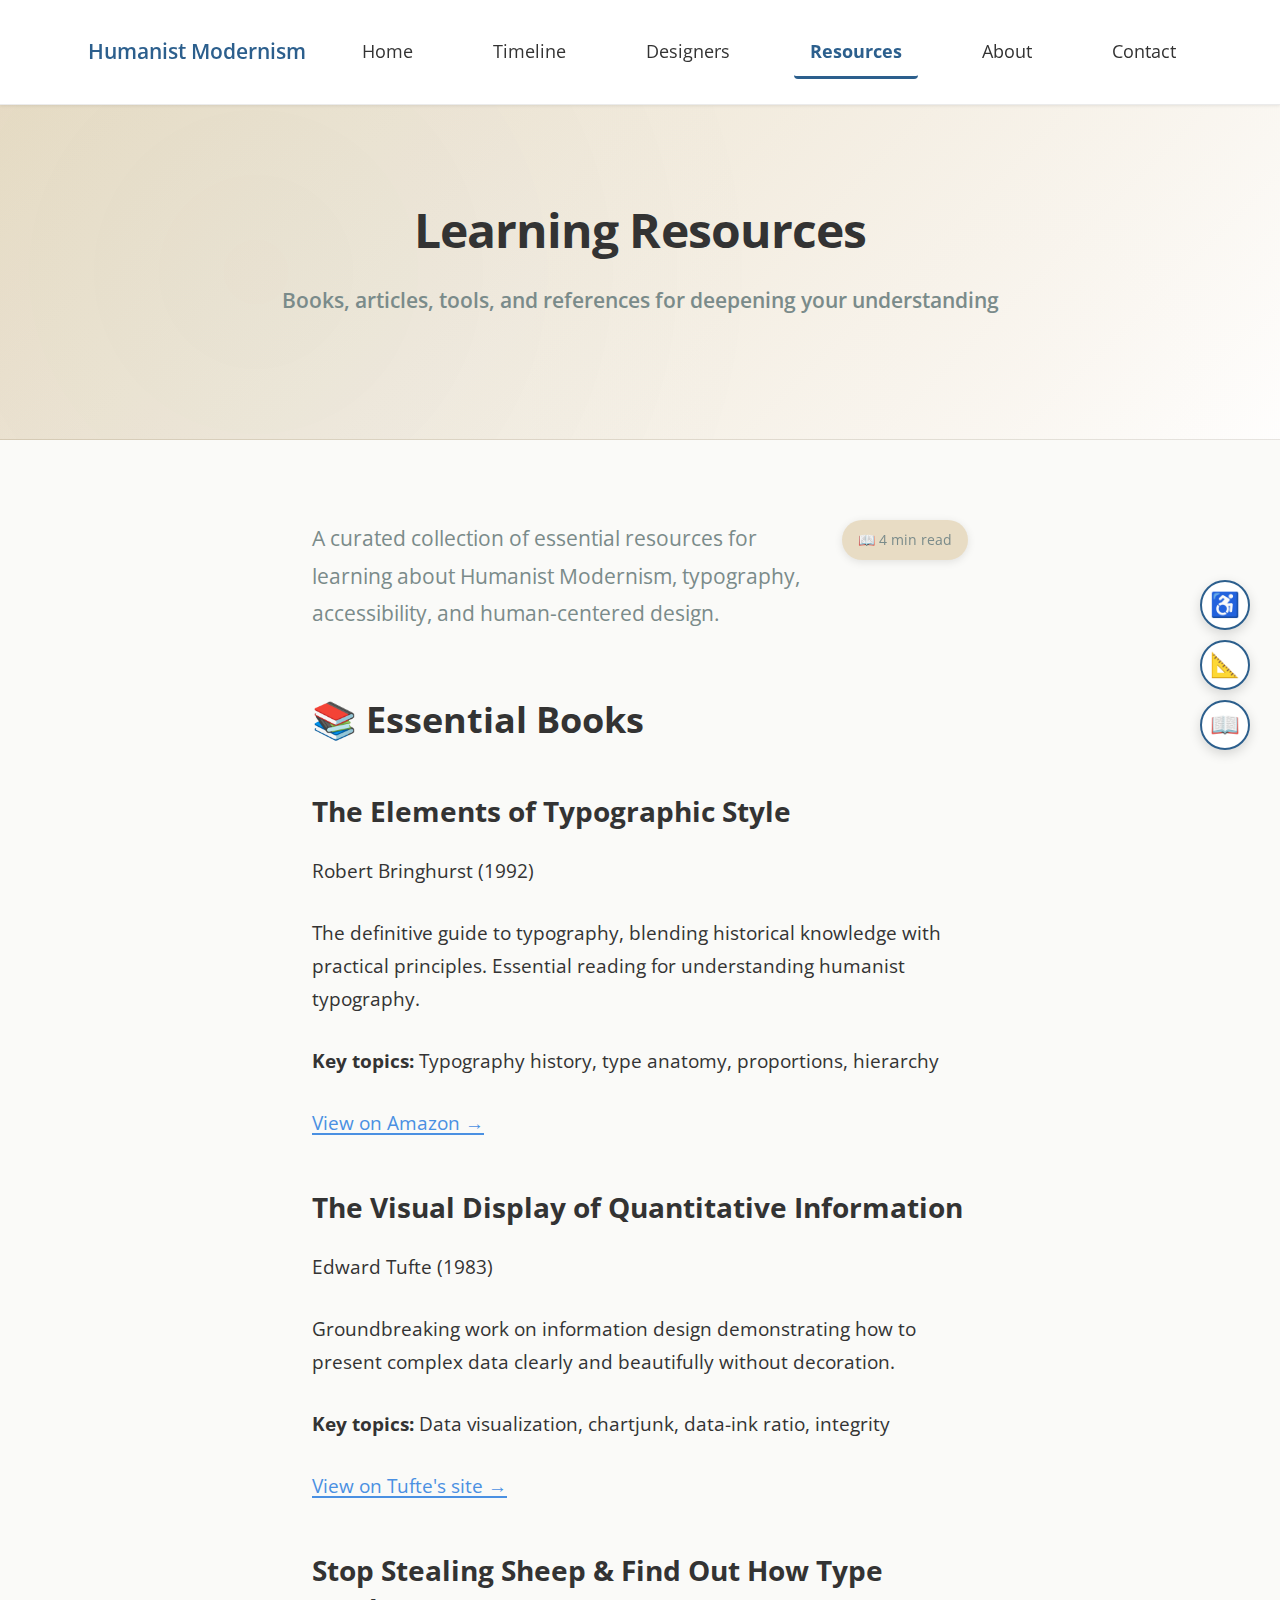
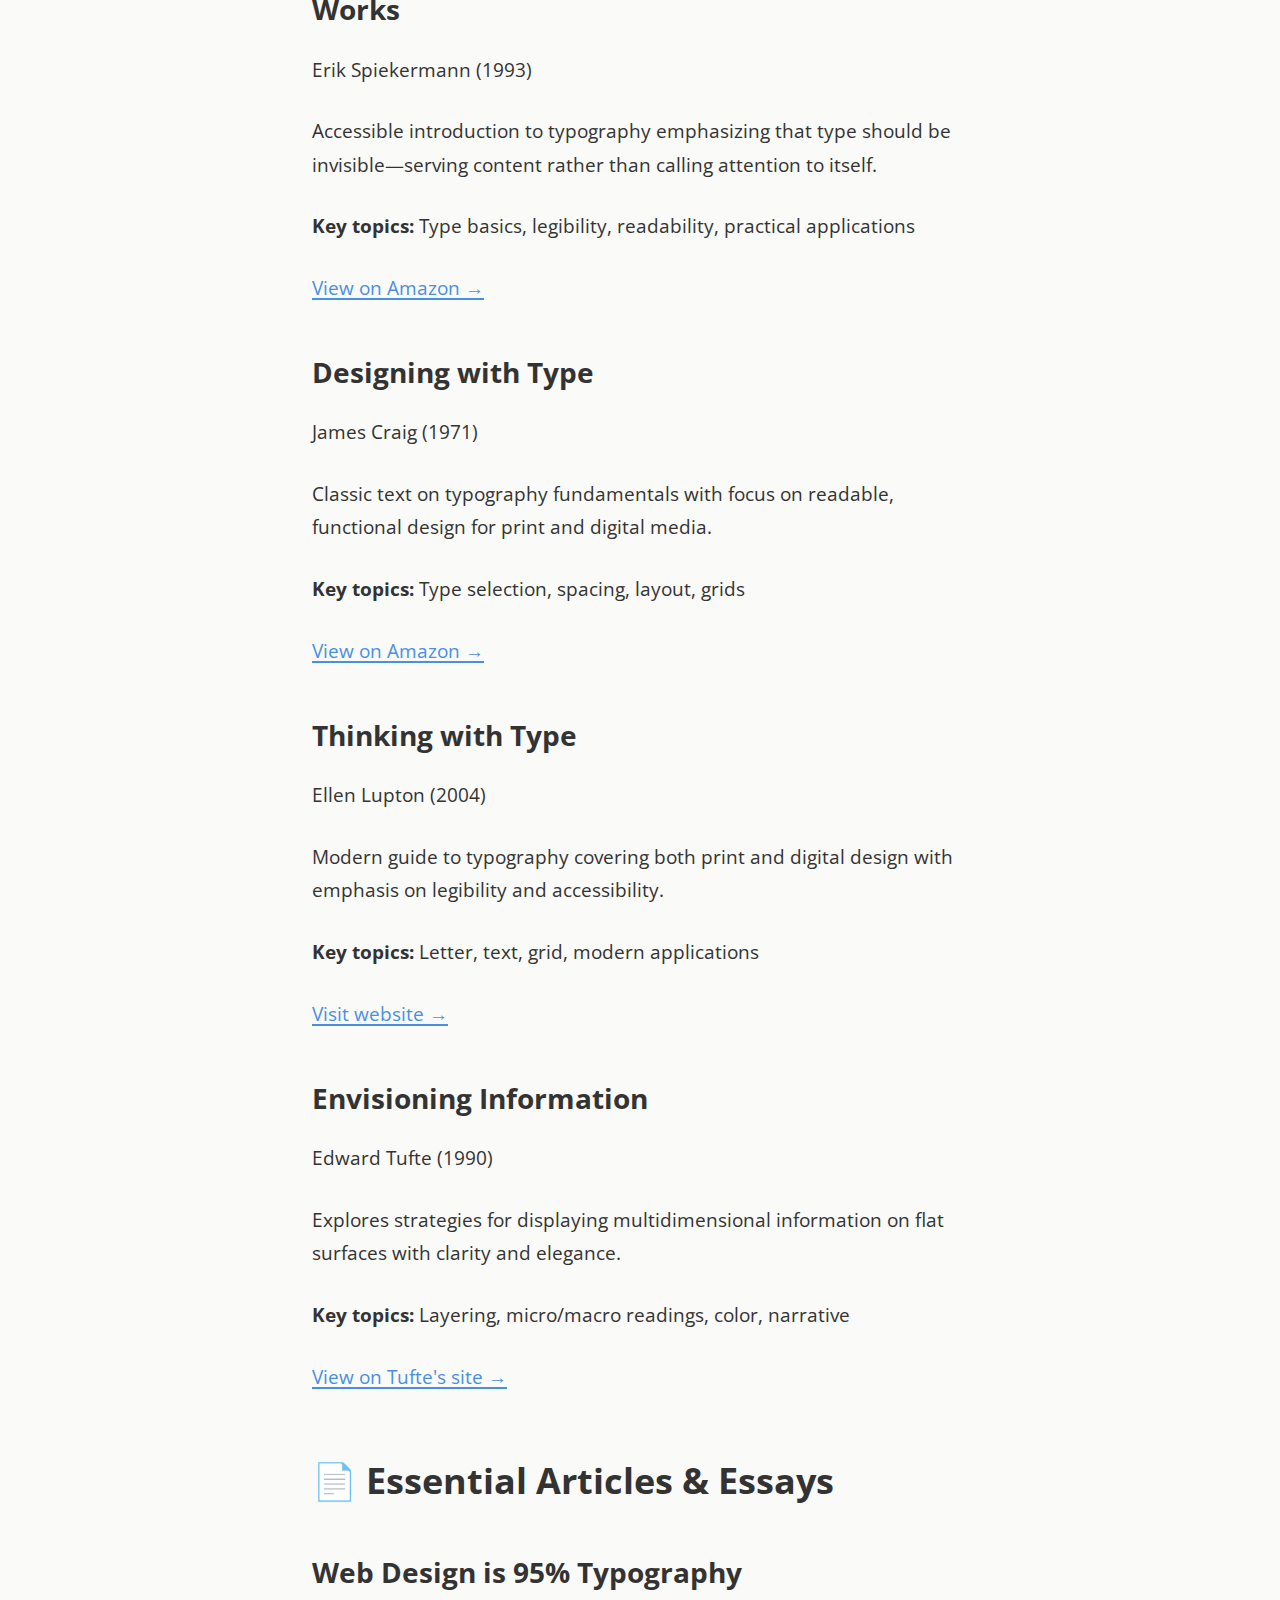
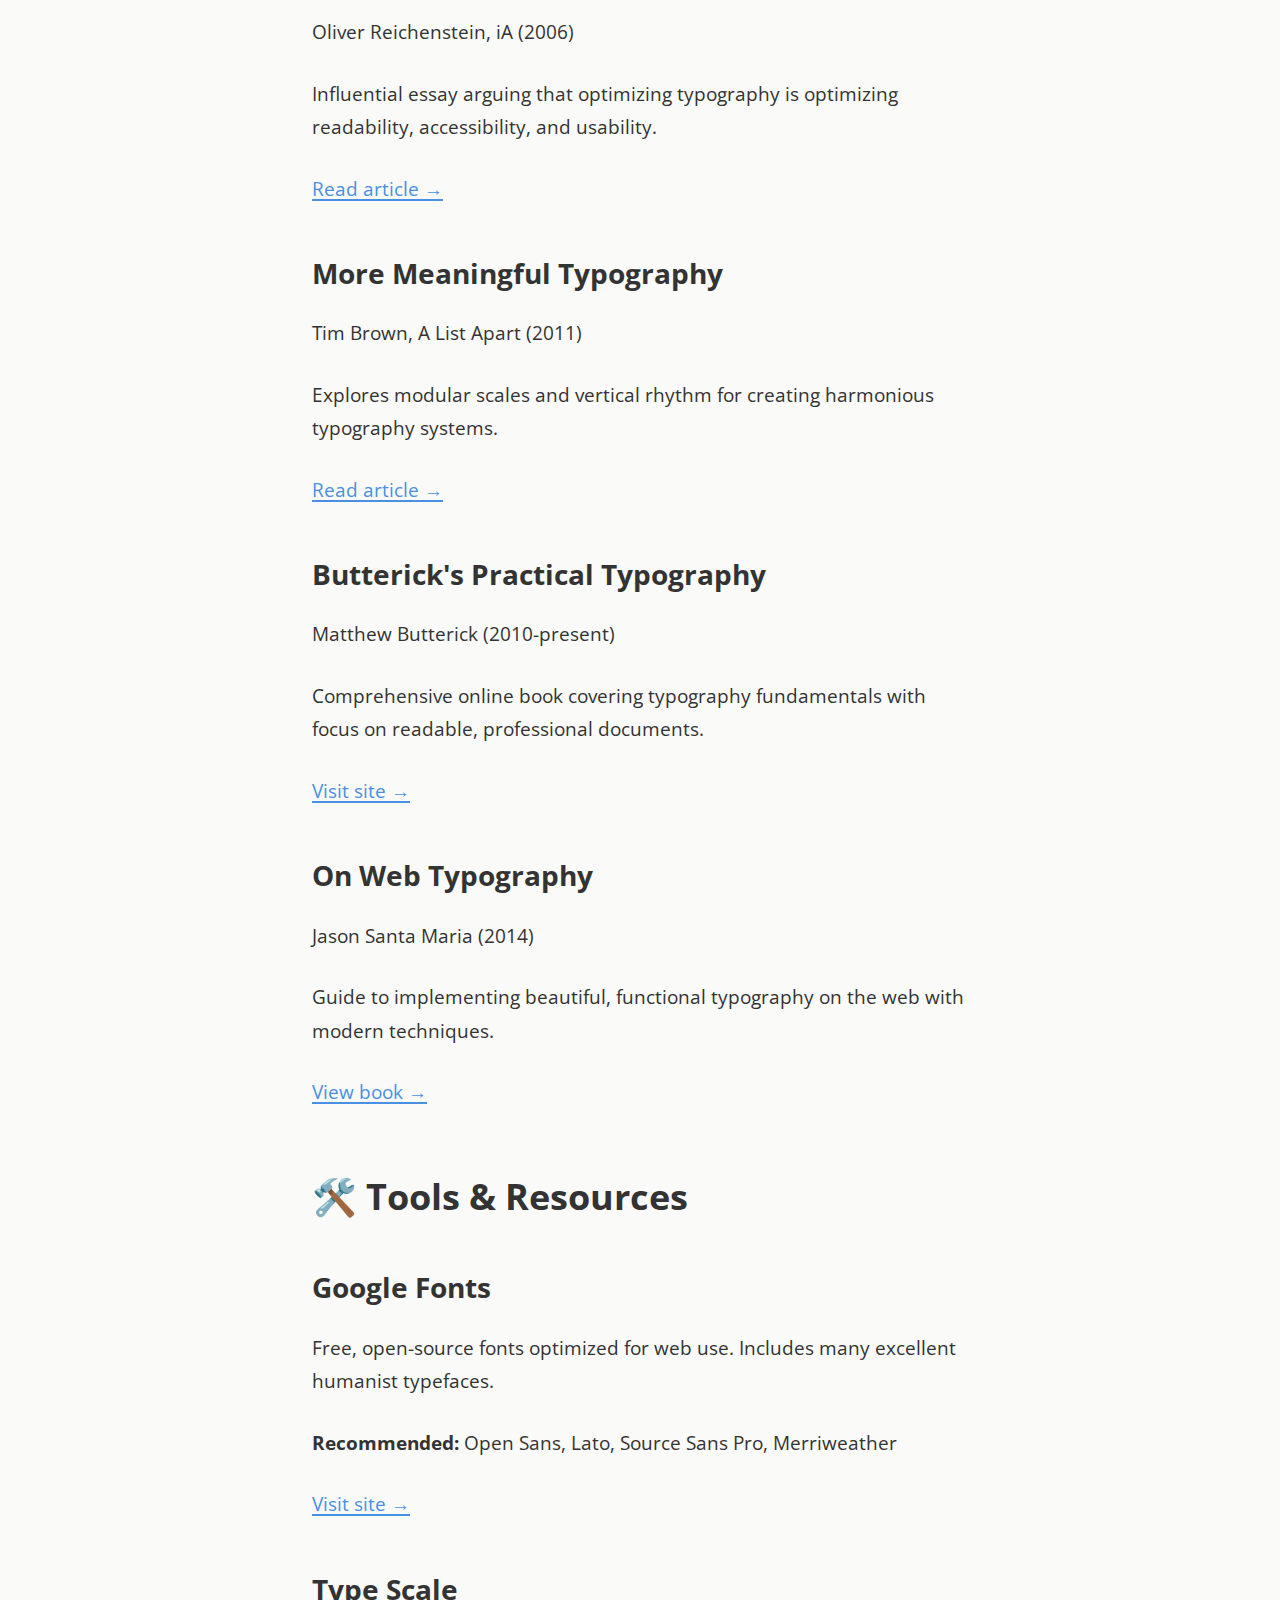
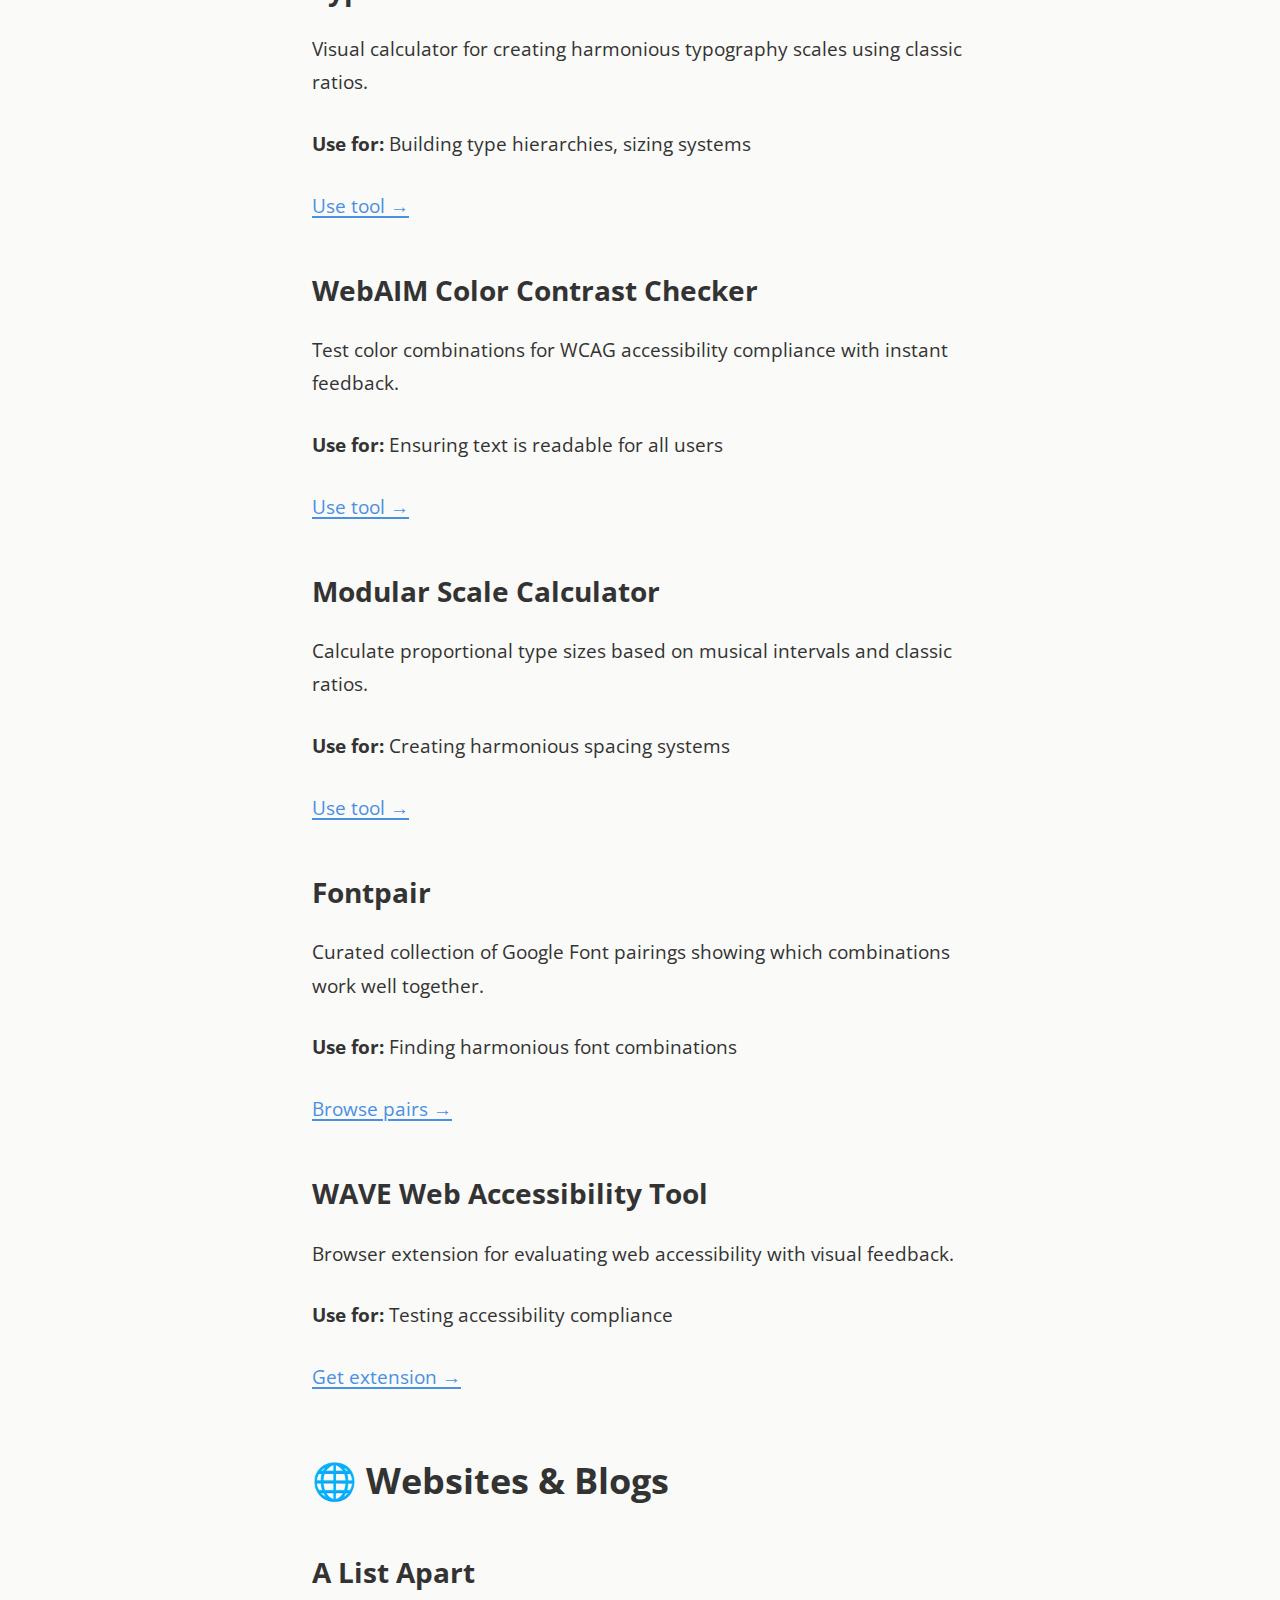
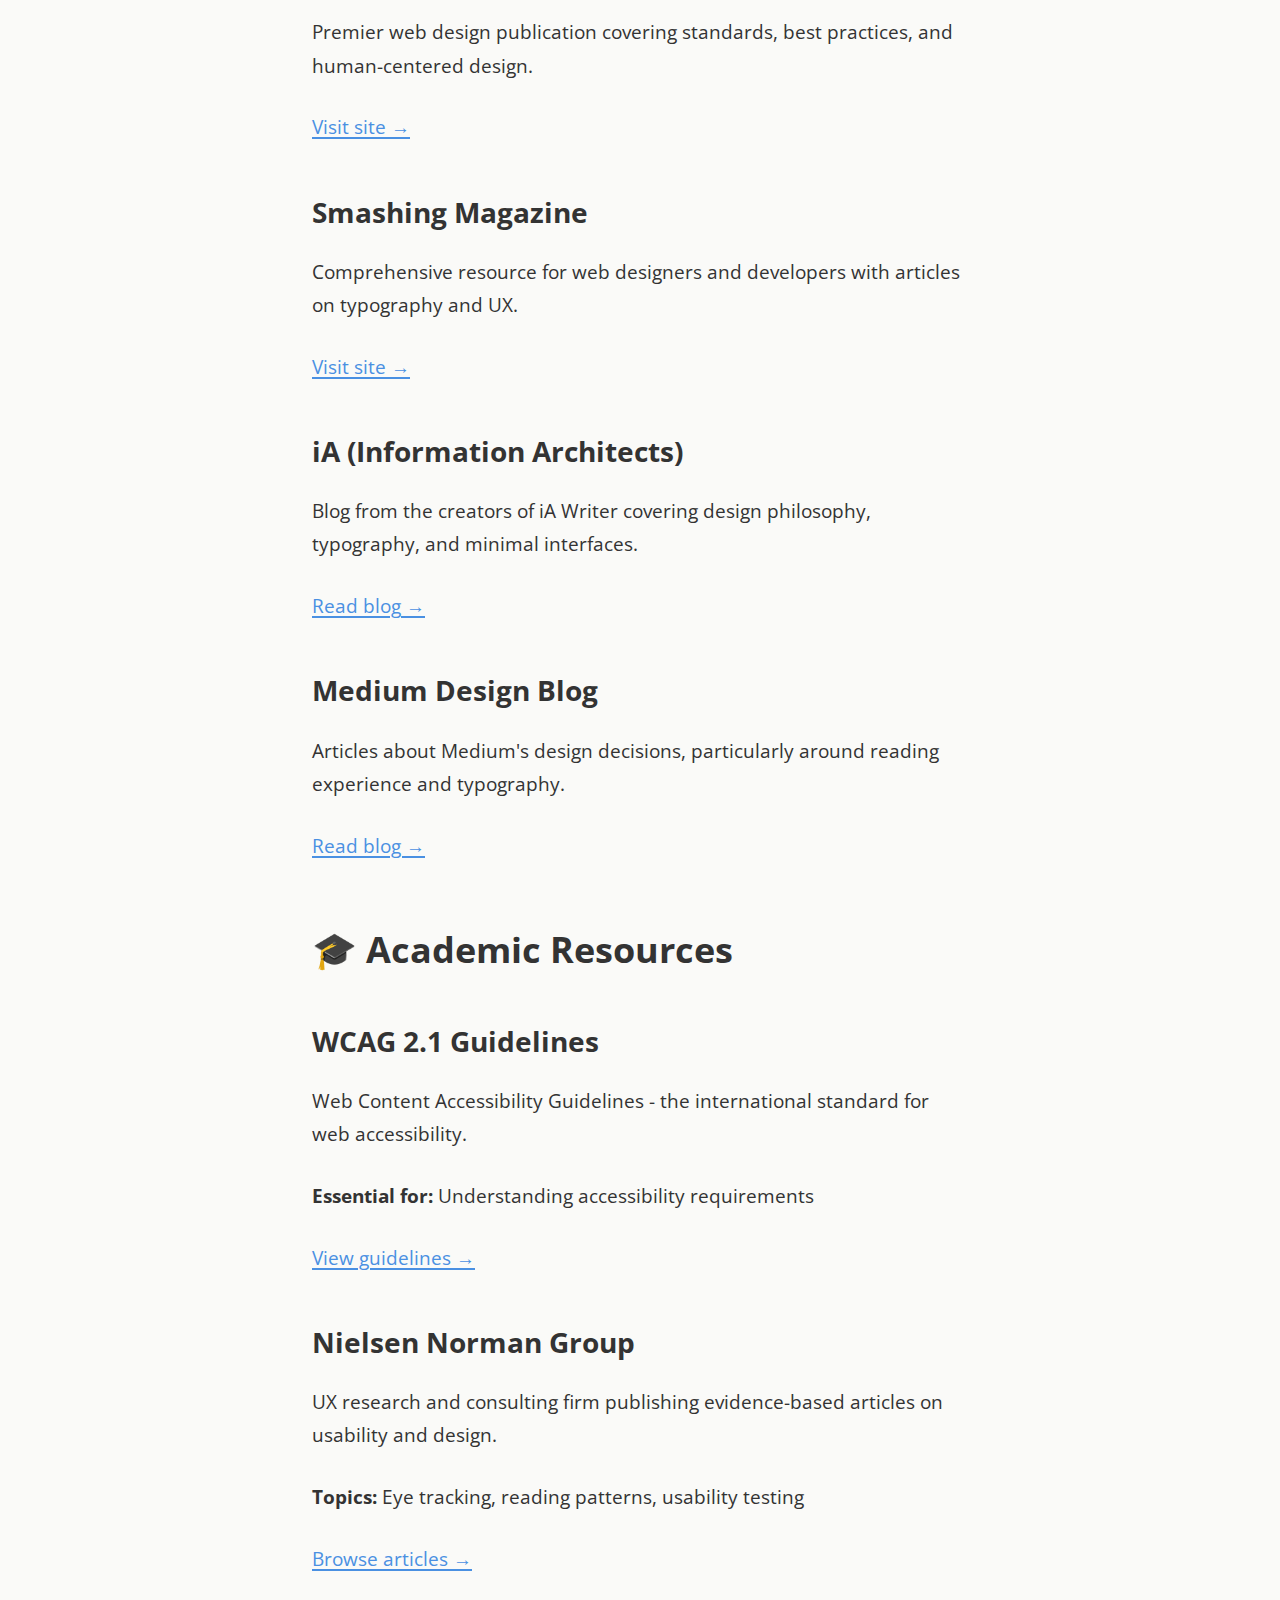
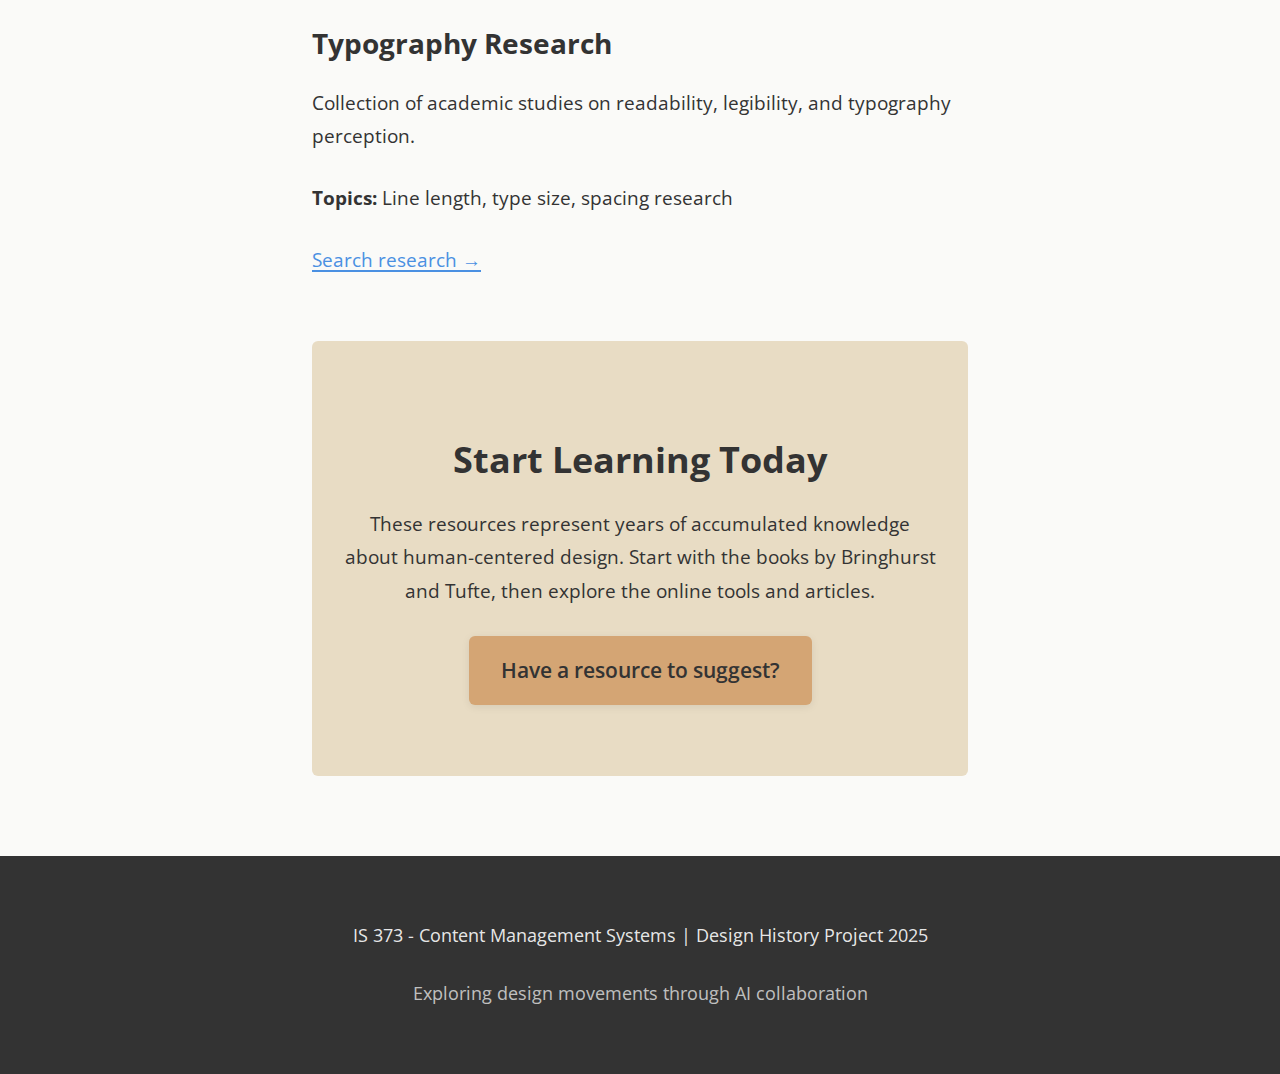
<file: resources.html>
<!DOCTYPE html>
<html lang="en">
<head>
    <meta charset="UTF-8">
    <meta name="viewport" content="width=device-width, initial-scale=1.0">
    <meta name="description" content="Comprehensive resources for learning Humanist Modernism - books, articles, tools, and research materials.">
    
    <!-- SEO & Social Media Meta Tags -->
    <meta property="og:title" content="Resources - Humanist Modernism">
    <meta property="og:description" content="Books, articles, tools, and resources for learning about Humanist Modernism and human-centered design.">
    <meta property="og:type" content="website">
    <meta property="og:url" content="https://yoursite.com/resources.html">
    <meta property="og:image" content="https://images.unsplash.com/photo-1497633762265-9d179a990aa6?w=1200&h=630&fit=crop&q=80">
    
    <!-- Twitter Card -->
    <meta name="twitter:card" content="summary_large_image">
    <meta name="twitter:title" content="Resources - Humanist Modernism">
    <meta name="twitter:description" content="Comprehensive learning resources for Humanist Modernism.">
    
    <!-- Structured Data -->
    <script type="application/ld+json">
    {
      "@context": "https://schema.org",
      "@type": "WebPage",
      "name": "Resources - Humanist Modernism",
      "description": "Comprehensive resources for learning about Humanist Modernism and human-centered design",
      "url": "https://yoursite.com/resources.html",
      "isPartOf": {
        "@type": "WebSite",
        "name": "Humanist Modernism",
        "url": "https://yoursite.com"
      },
      "about": {
        "@type": "Thing",
        "name": "Humanist Modernism",
        "description": "A design philosophy prioritizing human needs and comfortable reading experiences"
      }
    }
    </script>
    
    <title>Resources - Humanist Modernism</title>
    
    <!-- Favicon -->
    <link rel="icon" type="image/png" sizes="32x32" href="favicon-32x32.png">
    <link rel="icon" type="image/png" sizes="16x16" href="favicon-16x16.png">
    <link rel="apple-touch-icon" sizes="180x180" href="apple-touch-icon.png">
    <link rel="manifest" href="site.webmanifest">
    <meta name="theme-color" content="#2C5F8D">
    
    <link rel="preload" href="css/style.css" as="style">
    <link rel="stylesheet" href="css/style.css">
    <link rel="preconnect" href="https://fonts.googleapis.com">
    <link rel="preconnect" href="https://fonts.gstatic.com" crossorigin>
    <link href="https://fonts.googleapis.com/css2?family=Open+Sans:wght@400;600;700&family=Merriweather:wght@400;700&display=swap" rel="stylesheet">
</head>
<body>
    <a href="#main-content" class="skip-link">Skip to main content</a>

    <nav class="main-nav" role="navigation">
        <div class="nav-container">
            <a href="index.html" class="logo">Humanist Modernism</a>
            <ul class="nav-links">
                <li><a href="index.html">Home</a></li>
                <li><a href="timeline.html">Timeline</a></li>
                <li><a href="designers.html">Designers</a></li>
                <li><a href="resources.html" aria-current="page">Resources</a></li>
                <li><a href="about.html">About</a></li>
                <li><a href="contact.html">Contact</a></li>
            </ul>
        </div>
    </nav>

    <main id="main-content">
        <header class="hero">
            <div class="hero-content">
                <h1>Learning Resources</h1>
                <p class="hero-subtitle">Books, articles, tools, and references for deepening your understanding</p>
            </div>
        </header>

        <section class="section">
            <div class="content-container">
                <p class="lead">A curated collection of essential resources for learning about Humanist Modernism, typography, accessibility, and human-centered design.</p>

                <!-- Books Section -->
                <h2>📚 Essential Books</h2>
                
                <div class="resources-grid">
                    <article class="resource-card">
                        <h3>The Elements of Typographic Style</h3>
                        <p class="resource-author">Robert Bringhurst (1992)</p>
                        <p>The definitive guide to typography, blending historical knowledge with practical principles. Essential reading for understanding humanist typography.</p>
                        <p class="resource-meta"><strong>Key topics:</strong> Typography history, type anatomy, proportions, hierarchy</p>
                        <a href="https://www.amazon.com/Elements-Typographic-Style-Robert-Bringhurst/dp/0881792063" target="_blank" rel="noopener noreferrer" class="resource-link">View on Amazon →</a>
                    </article>

                    <article class="resource-card">
                        <h3>The Visual Display of Quantitative Information</h3>
                        <p class="resource-author">Edward Tufte (1983)</p>
                        <p>Groundbreaking work on information design demonstrating how to present complex data clearly and beautifully without decoration.</p>
                        <p class="resource-meta"><strong>Key topics:</strong> Data visualization, chartjunk, data-ink ratio, integrity</p>
                        <a href="https://www.edwardtufte.com/tufte/books_vdqi" target="_blank" rel="noopener noreferrer" class="resource-link">View on Tufte's site →</a>
                    </article>

                    <article class="resource-card">
                        <h3>Stop Stealing Sheep & Find Out How Type Works</h3>
                        <p class="resource-author">Erik Spiekermann (1993)</p>
                        <p>Accessible introduction to typography emphasizing that type should be invisible—serving content rather than calling attention to itself.</p>
                        <p class="resource-meta"><strong>Key topics:</strong> Type basics, legibility, readability, practical applications</p>
                        <a href="https://www.amazon.com/Stop-Stealing-Sheep-Find-Works/dp/0321934288" target="_blank" rel="noopener noreferrer" class="resource-link">View on Amazon →</a>
                    </article>

                    <article class="resource-card">
                        <h3>Designing with Type</h3>
                        <p class="resource-author">James Craig (1971)</p>
                        <p>Classic text on typography fundamentals with focus on readable, functional design for print and digital media.</p>
                        <p class="resource-meta"><strong>Key topics:</strong> Type selection, spacing, layout, grids</p>
                        <a href="https://www.amazon.com/Designing-Type-5th-Essential-Typography/dp/0823014347" target="_blank" rel="noopener noreferrer" class="resource-link">View on Amazon →</a>
                    </article>

                    <article class="resource-card">
                        <h3>Thinking with Type</h3>
                        <p class="resource-author">Ellen Lupton (2004)</p>
                        <p>Modern guide to typography covering both print and digital design with emphasis on legibility and accessibility.</p>
                        <p class="resource-meta"><strong>Key topics:</strong> Letter, text, grid, modern applications</p>
                        <a href="https://www.thinkingwithtype.com/" target="_blank" rel="noopener noreferrer" class="resource-link">Visit website →</a>
                    </article>

                    <article class="resource-card">
                        <h3>Envisioning Information</h3>
                        <p class="resource-author">Edward Tufte (1990)</p>
                        <p>Explores strategies for displaying multidimensional information on flat surfaces with clarity and elegance.</p>
                        <p class="resource-meta"><strong>Key topics:</strong> Layering, micro/macro readings, color, narrative</p>
                        <a href="https://www.edwardtufte.com/tufte/books_ei" target="_blank" rel="noopener noreferrer" class="resource-link">View on Tufte's site →</a>
                    </article>
                </div>

                <!-- Articles & Essays -->
                <h2>📄 Essential Articles & Essays</h2>
                
                <div class="resources-grid">
                    <article class="resource-card">
                        <h3>Web Design is 95% Typography</h3>
                        <p class="resource-author">Oliver Reichenstein, iA (2006)</p>
                        <p>Influential essay arguing that optimizing typography is optimizing readability, accessibility, and usability.</p>
                        <a href="https://ia.net/topics/the-web-is-all-about-typography-period" target="_blank" rel="noopener noreferrer" class="resource-link">Read article →</a>
                    </article>

                    <article class="resource-card">
                        <h3>More Meaningful Typography</h3>
                        <p class="resource-author">Tim Brown, A List Apart (2011)</p>
                        <p>Explores modular scales and vertical rhythm for creating harmonious typography systems.</p>
                        <a href="https://alistapart.com/article/more-meaningful-typography/" target="_blank" rel="noopener noreferrer" class="resource-link">Read article →</a>
                    </article>

                    <article class="resource-card">
                        <h3>Butterick's Practical Typography</h3>
                        <p class="resource-author">Matthew Butterick (2010-present)</p>
                        <p>Comprehensive online book covering typography fundamentals with focus on readable, professional documents.</p>
                        <a href="https://practicaltypography.com/" target="_blank" rel="noopener noreferrer" class="resource-link">Visit site →</a>
                    </article>

                    <article class="resource-card">
                        <h3>On Web Typography</h3>
                        <p class="resource-author">Jason Santa Maria (2014)</p>
                        <p>Guide to implementing beautiful, functional typography on the web with modern techniques.</p>
                        <a href="https://abookapart.com/products/on-web-typography" target="_blank" rel="noopener noreferrer" class="resource-link">View book →</a>
                    </article>
                </div>

                <!-- Tools & Software -->
                <h2>🛠️ Tools & Resources</h2>
                
                <div class="resources-grid">
                    <article class="resource-card">
                        <h3>Google Fonts</h3>
                        <p>Free, open-source fonts optimized for web use. Includes many excellent humanist typefaces.</p>
                        <p class="resource-meta"><strong>Recommended:</strong> Open Sans, Lato, Source Sans Pro, Merriweather</p>
                        <a href="https://fonts.google.com/" target="_blank" rel="noopener noreferrer" class="resource-link">Visit site →</a>
                    </article>

                    <article class="resource-card">
                        <h3>Type Scale</h3>
                        <p>Visual calculator for creating harmonious typography scales using classic ratios.</p>
                        <p class="resource-meta"><strong>Use for:</strong> Building type hierarchies, sizing systems</p>
                        <a href="https://typescale.com/" target="_blank" rel="noopener noreferrer" class="resource-link">Use tool →</a>
                    </article>

                    <article class="resource-card">
                        <h3>WebAIM Color Contrast Checker</h3>
                        <p>Test color combinations for WCAG accessibility compliance with instant feedback.</p>
                        <p class="resource-meta"><strong>Use for:</strong> Ensuring text is readable for all users</p>
                        <a href="https://webaim.org/resources/contrastchecker/" target="_blank" rel="noopener noreferrer" class="resource-link">Use tool →</a>
                    </article>

                    <article class="resource-card">
                        <h3>Modular Scale Calculator</h3>
                        <p>Calculate proportional type sizes based on musical intervals and classic ratios.</p>
                        <p class="resource-meta"><strong>Use for:</strong> Creating harmonious spacing systems</p>
                        <a href="https://www.modularscale.com/" target="_blank" rel="noopener noreferrer" class="resource-link">Use tool →</a>
                    </article>

                    <article class="resource-card">
                        <h3>Fontpair</h3>
                        <p>Curated collection of Google Font pairings showing which combinations work well together.</p>
                        <p class="resource-meta"><strong>Use for:</strong> Finding harmonious font combinations</p>
                        <a href="https://www.fontpair.co/" target="_blank" rel="noopener noreferrer" class="resource-link">Browse pairs →</a>
                    </article>

                    <article class="resource-card">
                        <h3>WAVE Web Accessibility Tool</h3>
                        <p>Browser extension for evaluating web accessibility with visual feedback.</p>
                        <p class="resource-meta"><strong>Use for:</strong> Testing accessibility compliance</p>
                        <a href="https://wave.webaim.org/" target="_blank" rel="noopener noreferrer" class="resource-link">Get extension →</a>
                    </article>
                </div>

                <!-- Websites & Blogs -->
                <h2>🌐 Websites & Blogs</h2>
                
                <div class="resources-grid">
                    <article class="resource-card">
                        <h3>A List Apart</h3>
                        <p>Premier web design publication covering standards, best practices, and human-centered design.</p>
                        <a href="https://alistapart.com/" target="_blank" rel="noopener noreferrer" class="resource-link">Visit site →</a>
                    </article>

                    <article class="resource-card">
                        <h3>Smashing Magazine</h3>
                        <p>Comprehensive resource for web designers and developers with articles on typography and UX.</p>
                        <a href="https://www.smashingmagazine.com/" target="_blank" rel="noopener noreferrer" class="resource-link">Visit site →</a>
                    </article>

                    <article class="resource-card">
                        <h3>iA (Information Architects)</h3>
                        <p>Blog from the creators of iA Writer covering design philosophy, typography, and minimal interfaces.</p>
                        <a href="https://ia.net/topics" target="_blank" rel="noopener noreferrer" class="resource-link">Read blog →</a>
                    </article>

                    <article class="resource-card">
                        <h3>Medium Design Blog</h3>
                        <p>Articles about Medium's design decisions, particularly around reading experience and typography.</p>
                        <a href="https://medium.com/designing-medium" target="_blank" rel="noopener noreferrer" class="resource-link">Read blog →</a>
                    </article>
                </div>

                <!-- Academic & Research -->
                <h2>🎓 Academic Resources</h2>
                
                <div class="resources-grid">
                    <article class="resource-card">
                        <h3>WCAG 2.1 Guidelines</h3>
                        <p>Web Content Accessibility Guidelines - the international standard for web accessibility.</p>
                        <p class="resource-meta"><strong>Essential for:</strong> Understanding accessibility requirements</p>
                        <a href="https://www.w3.org/WAI/WCAG21/quickref/" target="_blank" rel="noopener noreferrer" class="resource-link">View guidelines →</a>
                    </article>

                    <article class="resource-card">
                        <h3>Nielsen Norman Group</h3>
                        <p>UX research and consulting firm publishing evidence-based articles on usability and design.</p>
                        <p class="resource-meta"><strong>Topics:</strong> Eye tracking, reading patterns, usability testing</p>
                        <a href="https://www.nngroup.com/articles/" target="_blank" rel="noopener noreferrer" class="resource-link">Browse articles →</a>
                    </article>

                    <article class="resource-card">
                        <h3>Typography Research</h3>
                        <p>Collection of academic studies on readability, legibility, and typography perception.</p>
                        <p class="resource-meta"><strong>Topics:</strong> Line length, type size, spacing research</p>
                        <a href="https://scholar.google.com/scholar?q=typography+readability+research" target="_blank" rel="noopener noreferrer" class="resource-link">Search research →</a>
                    </article>
                </div>

                <!-- Call to Action -->
                <div style="margin-top: 4rem; padding: 2rem; background: var(--color-highlight); border-radius: var(--radius-md); text-align: center;">
                    <h2>Start Learning Today</h2>
                    <p>These resources represent years of accumulated knowledge about human-centered design. Start with the books by Bringhurst and Tufte, then explore the online tools and articles.</p>
                    <p style="margin-top: 1.5rem;">
                        <a href="contact.html" class="cta-button">Have a resource to suggest?</a>
                    </p>
                </div>
            </div>
        </section>
    </main>

    <footer class="footer" role="contentinfo">
        <div class="footer-container">
            <p>IS 373 - Content Management Systems | Design History Project 2025</p>
            <p>Exploring design movements through AI collaboration</p>
        </div>
    </footer>

    <script src="enhanced-features.js"></script>
</body>
</html>
</file>
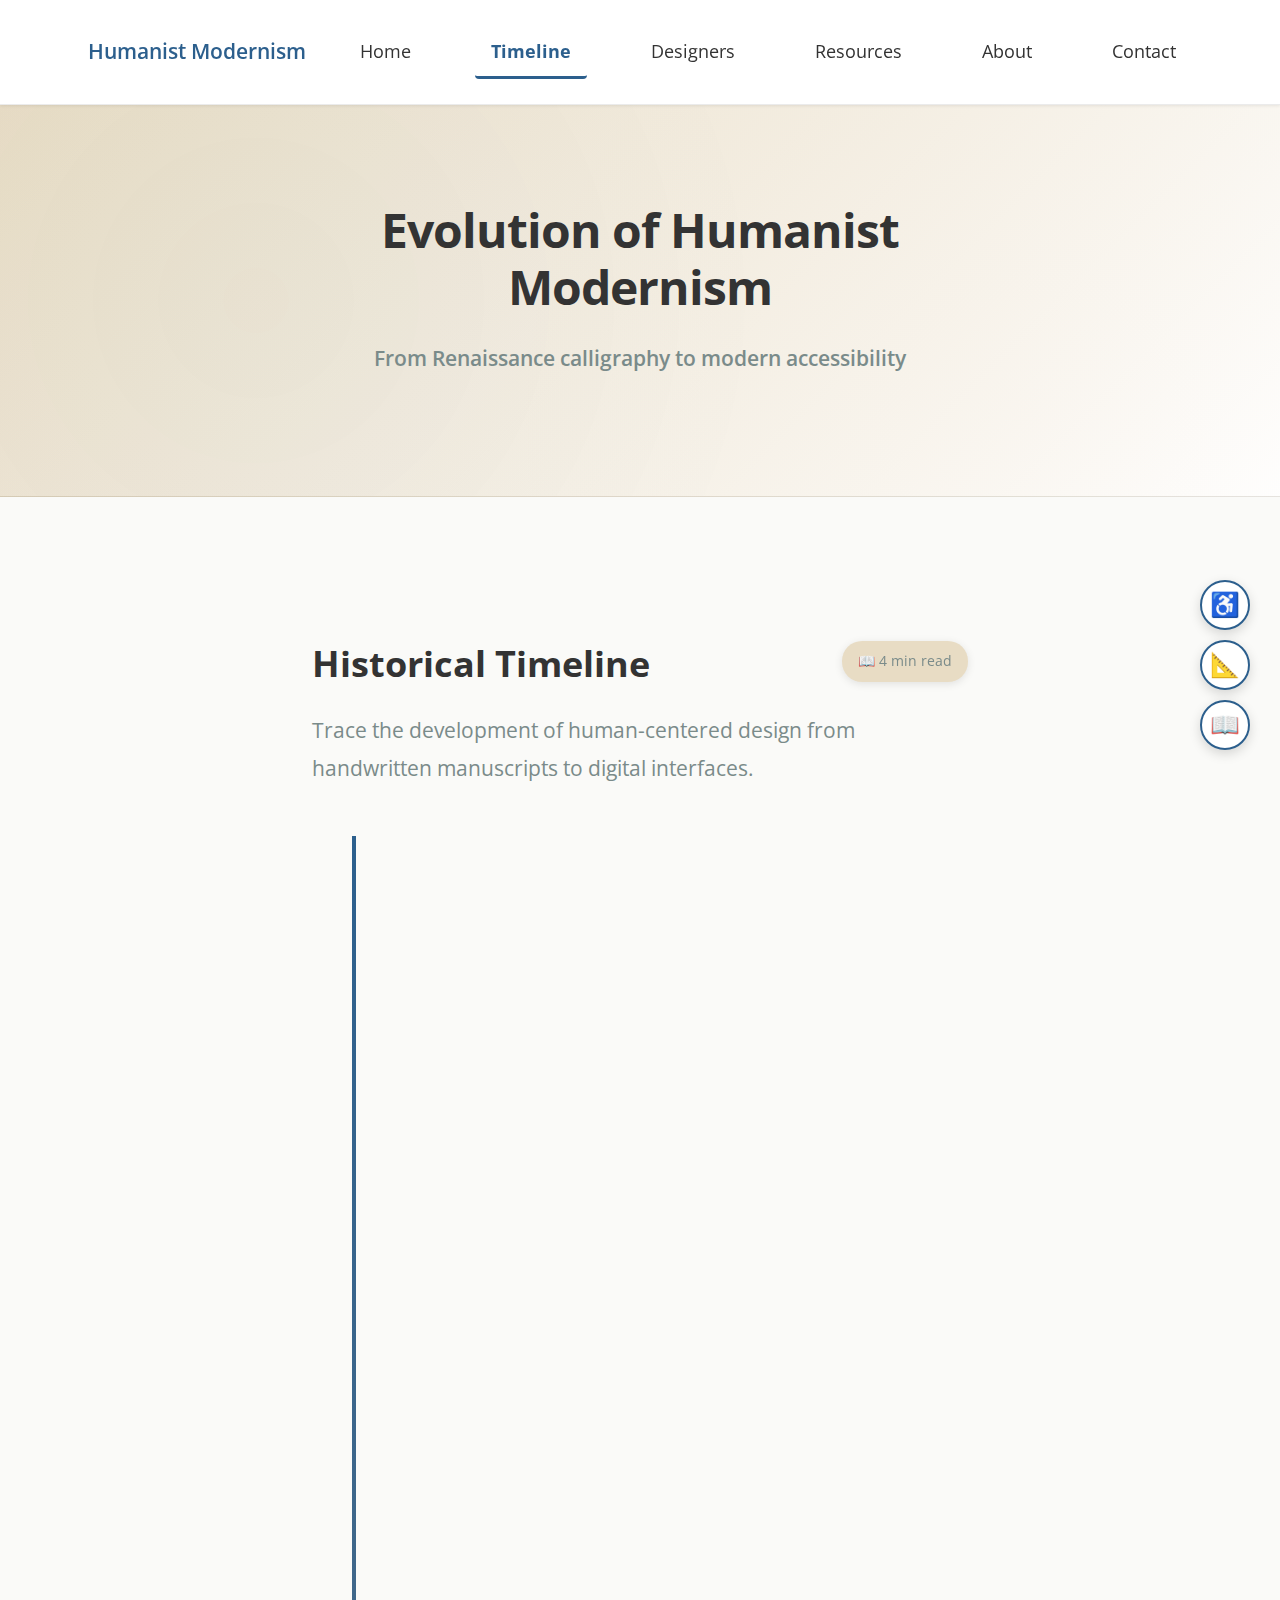
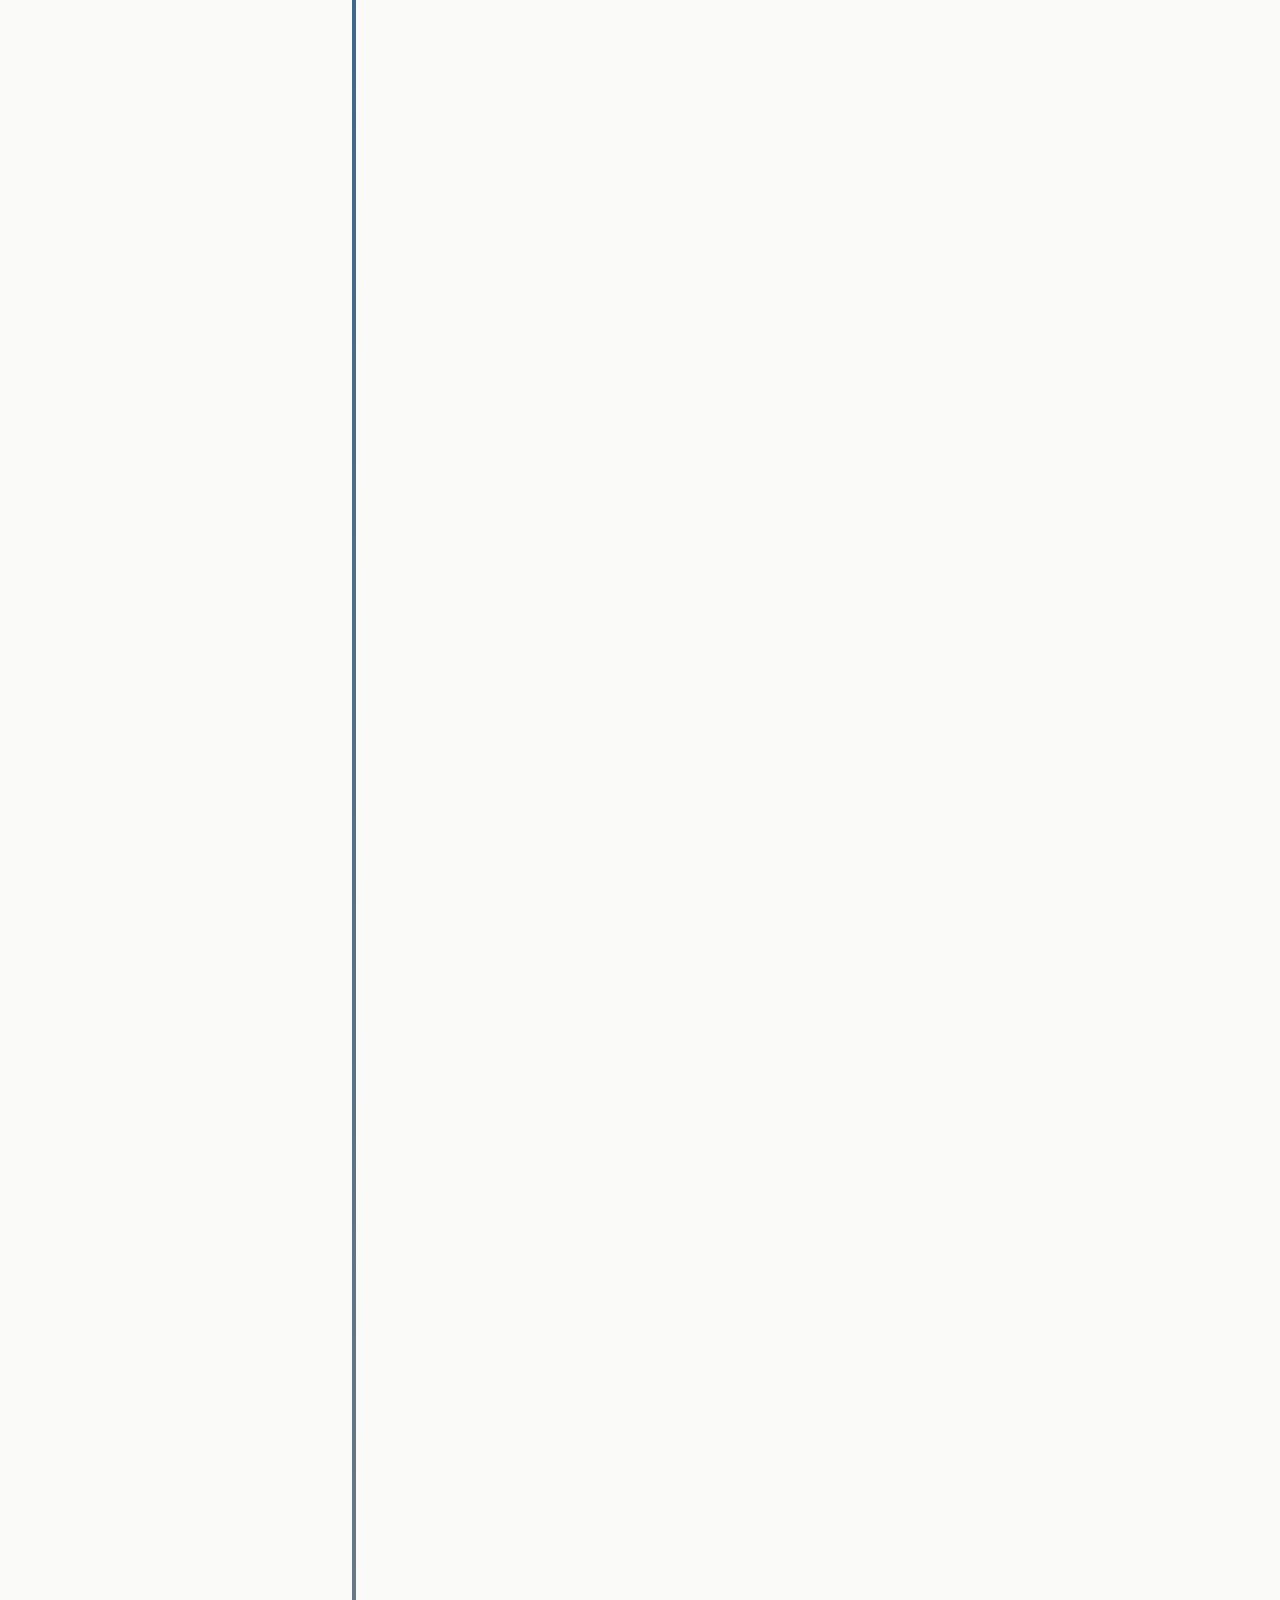
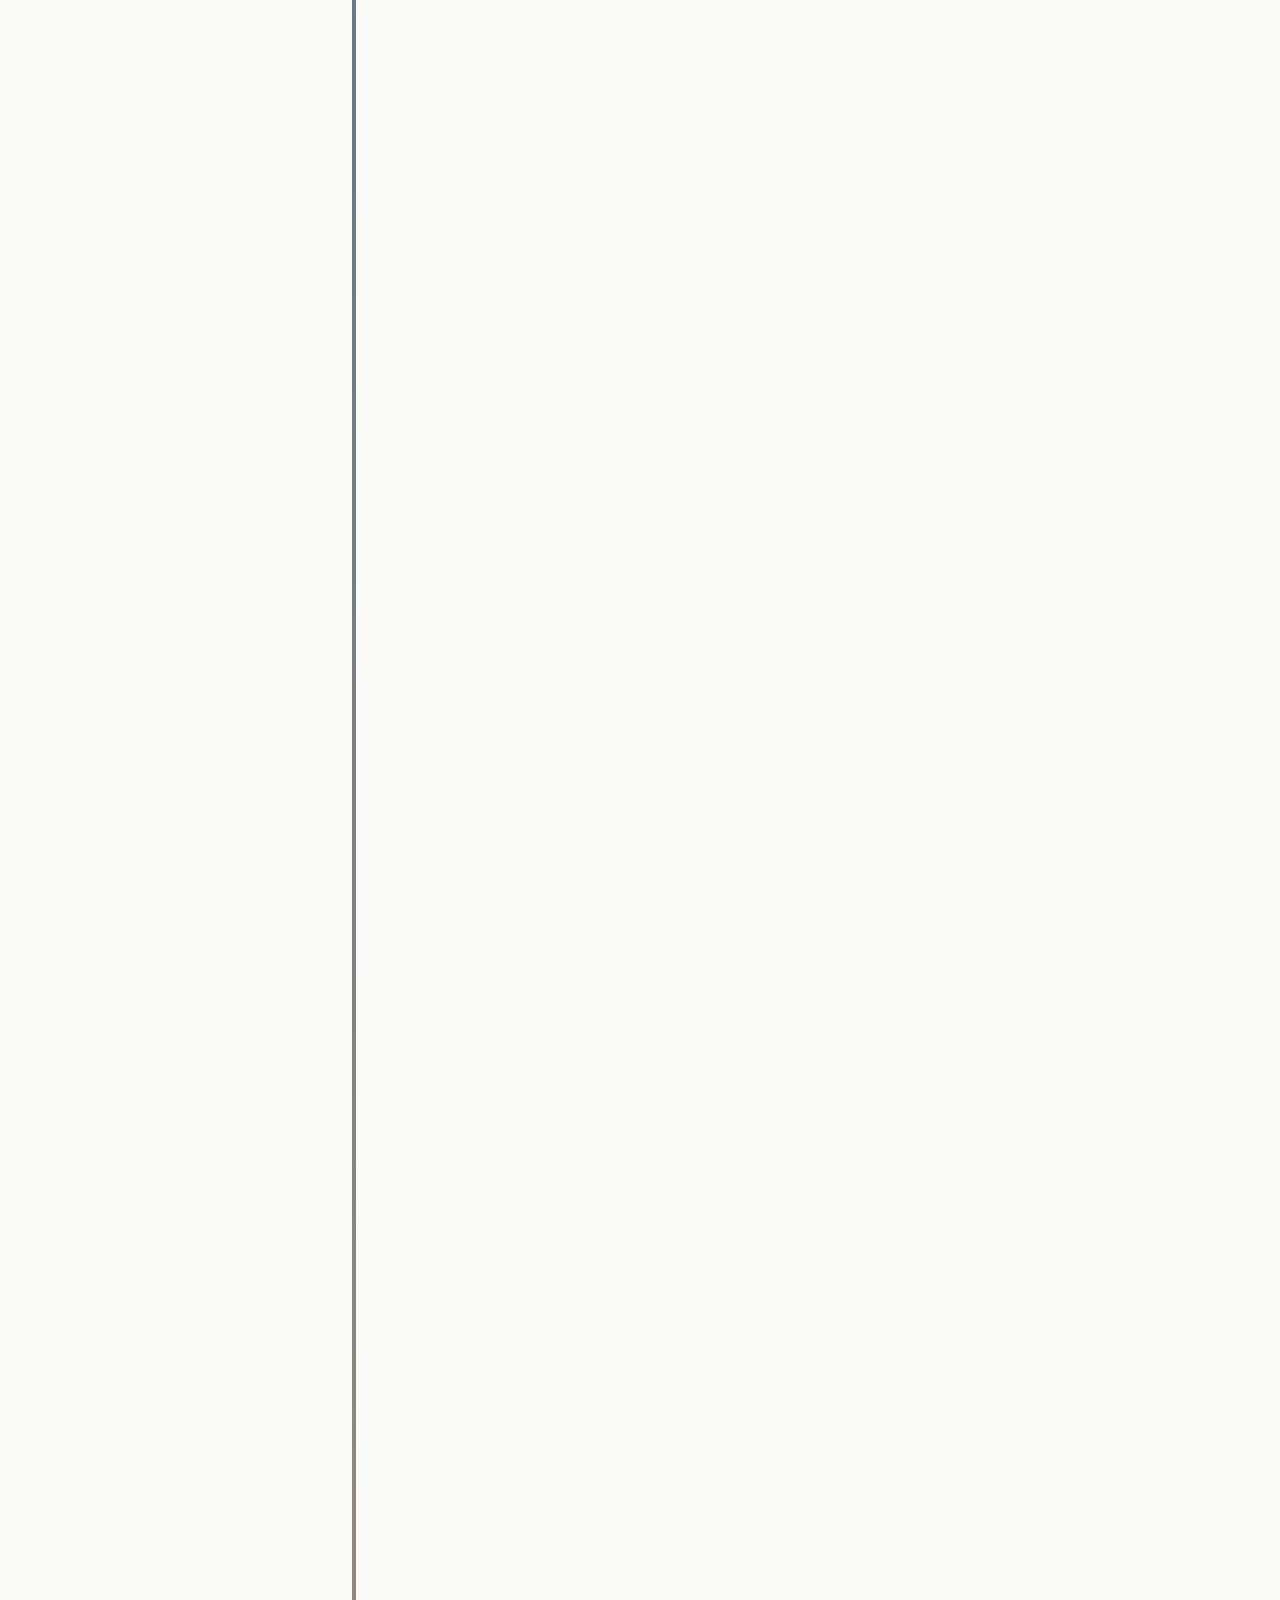
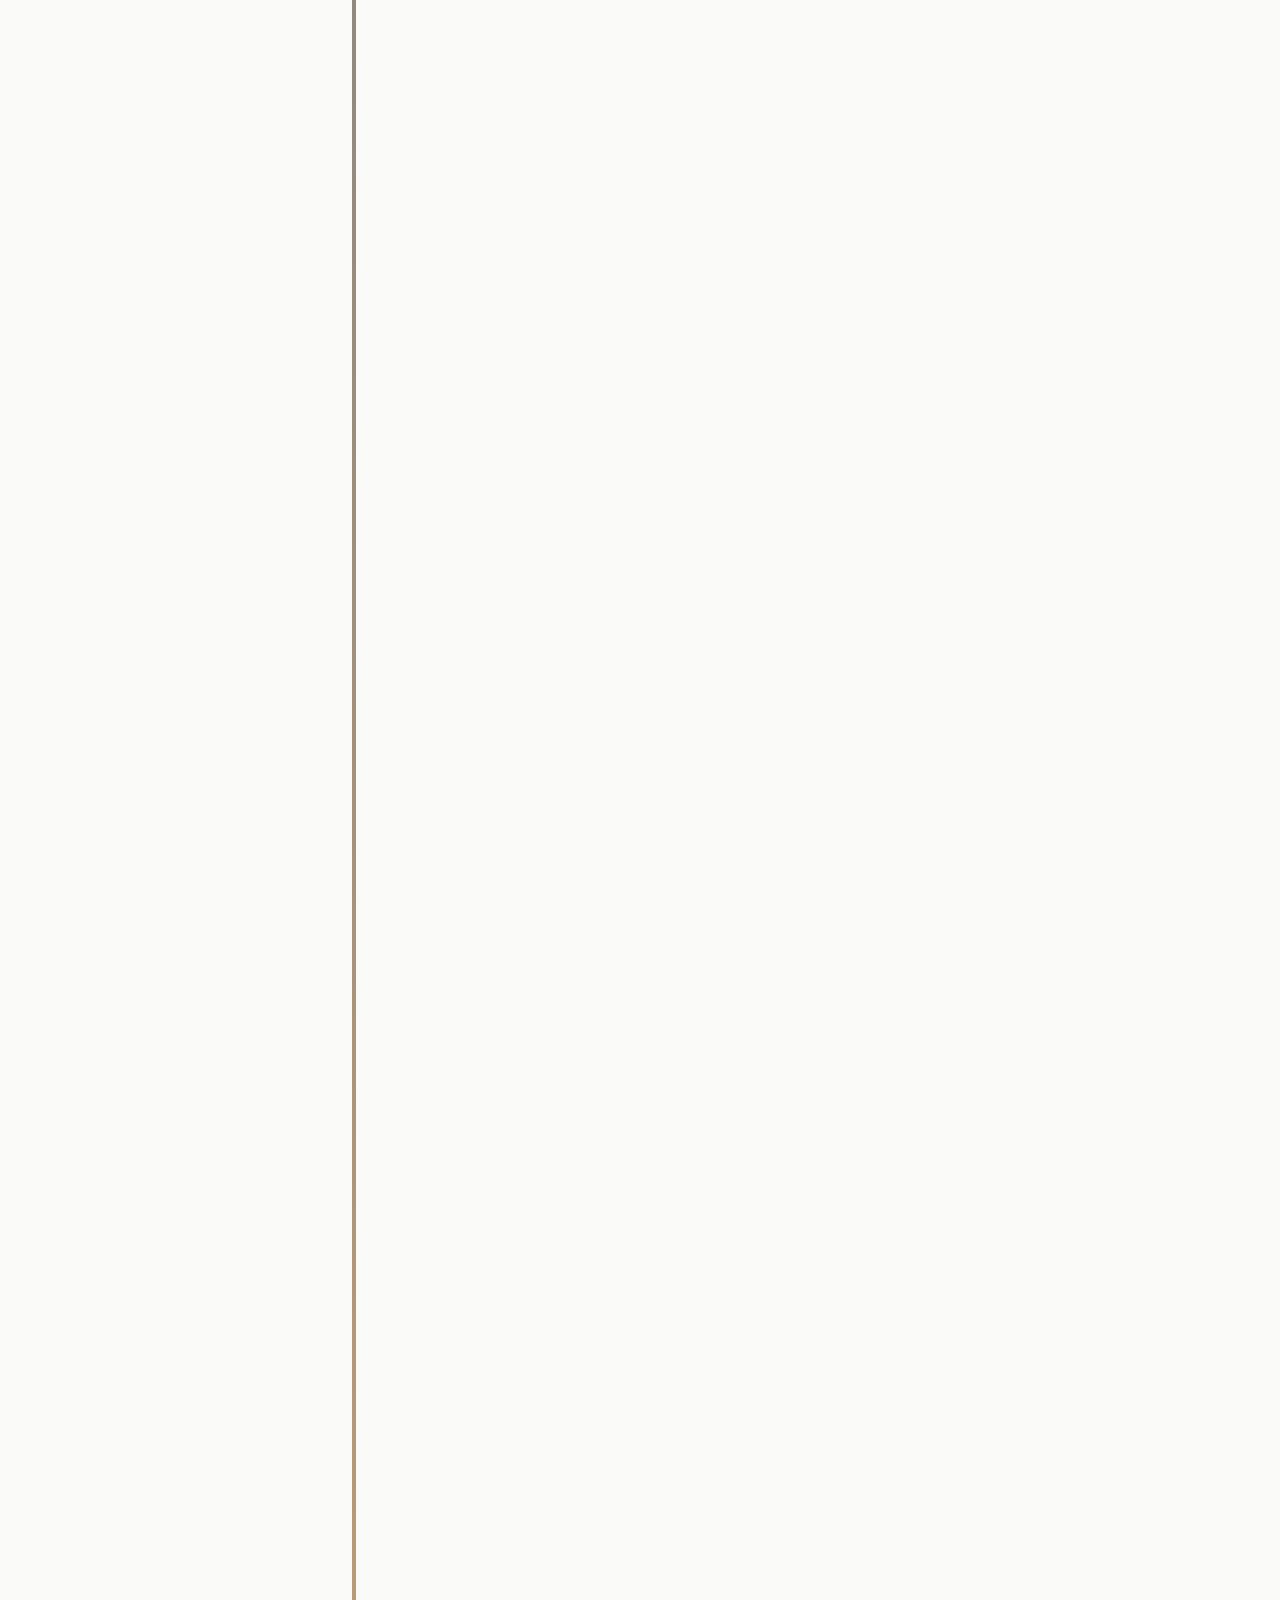
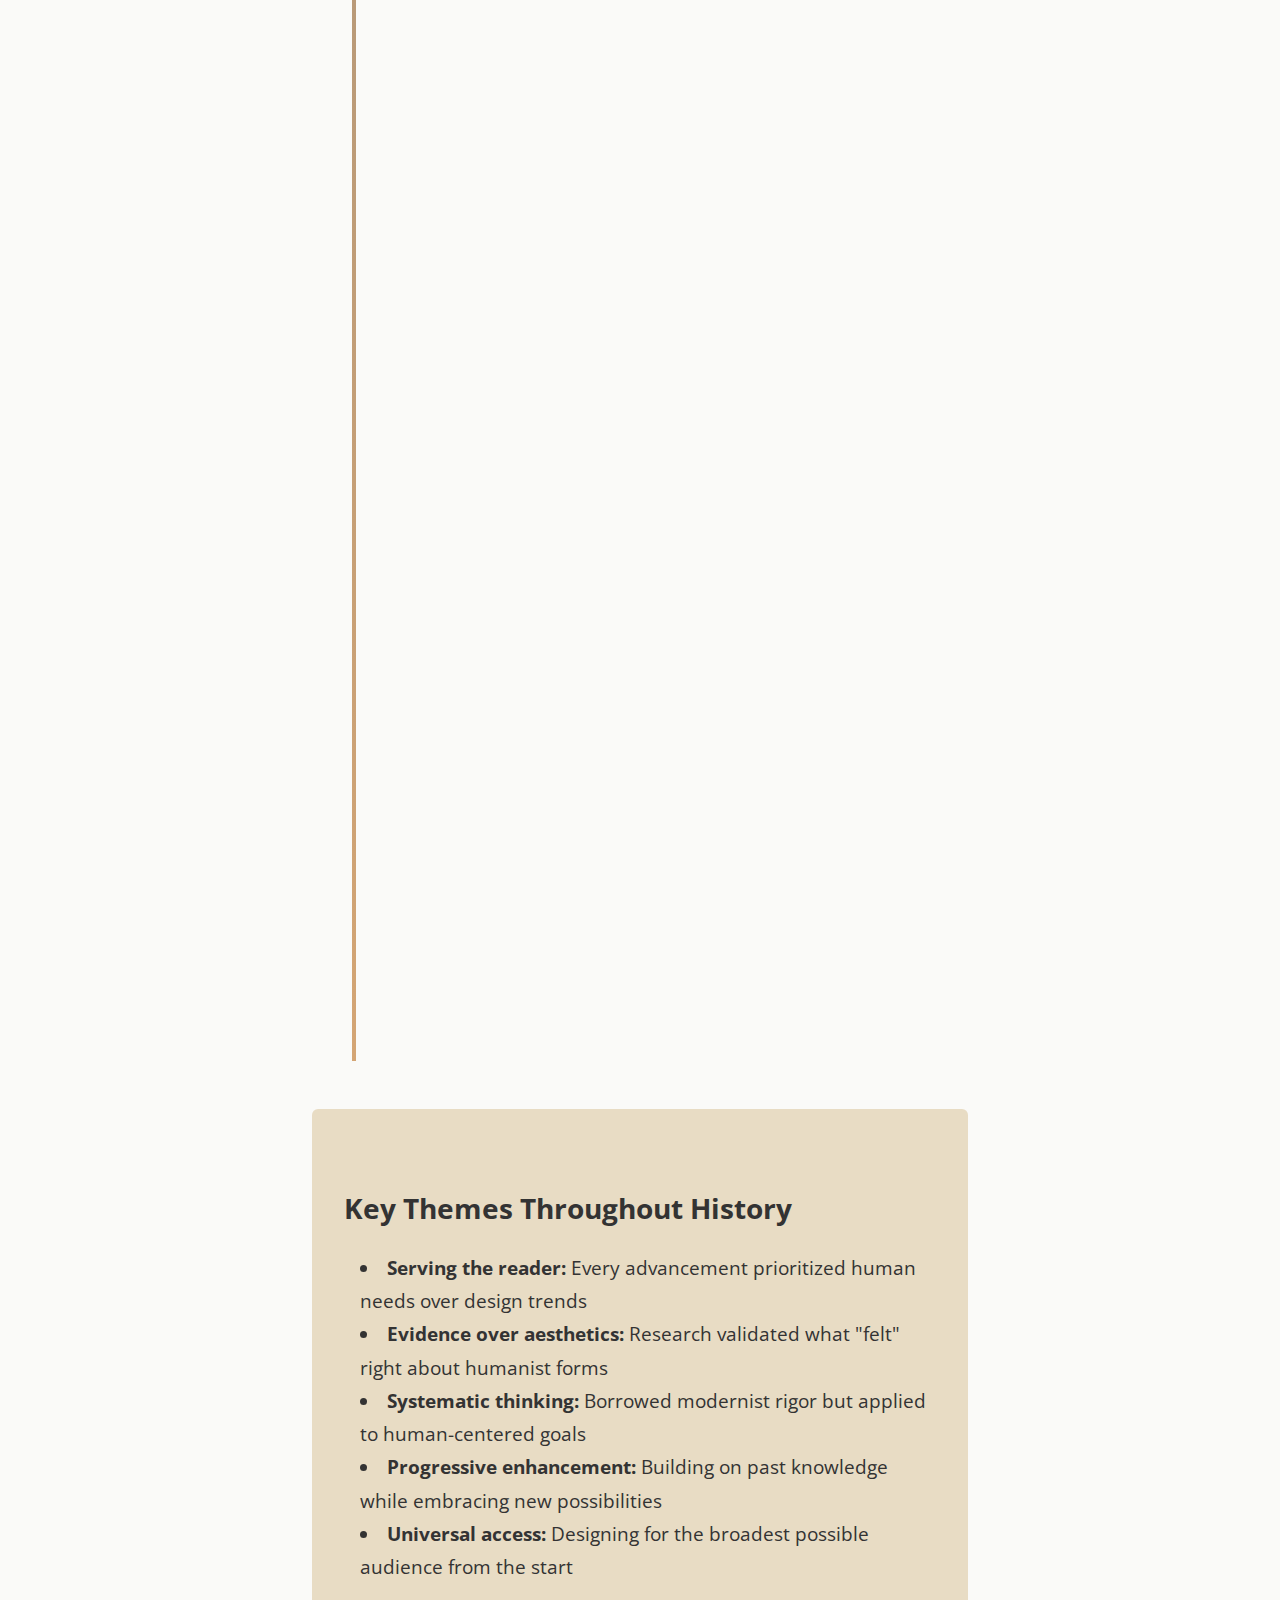
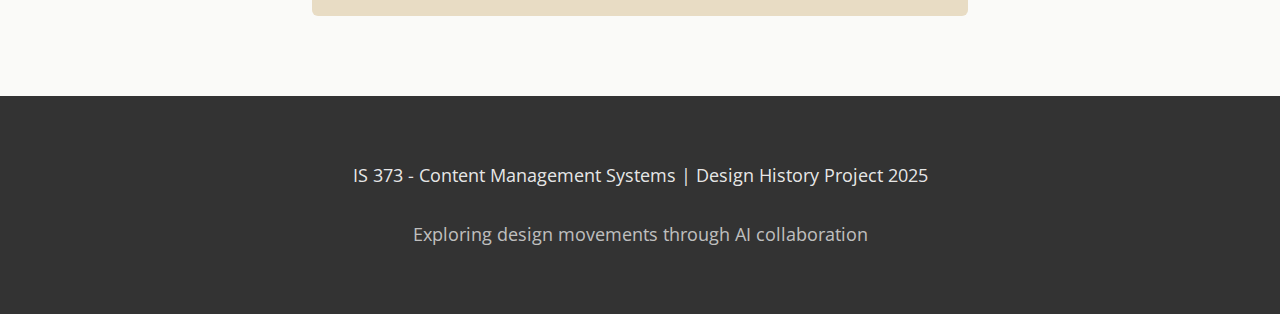
<file: timeline.html>
<!DOCTYPE html>
<html lang="en">
<head>
    <meta charset="UTF-8">
    <meta name="viewport" content="width=device-width, initial-scale=1.0">
    <meta name="description" content="Explore the historical timeline of Humanist Modernism from Renaissance typography to modern accessibility standards.">
    
    <!-- SEO & Social Media Meta Tags -->
    <meta property="og:title" content="Timeline - Humanist Modernism">
    <meta property="og:description" content="Historical timeline from Renaissance typography (1450s) to modern AI-assisted design (2025).">
    <meta property="og:type" content="website">
    <meta property="og:url" content="https://yoursite.com/timeline.html">
    <meta property="og:image" content="https://images.unsplash.com/photo-1497633762265-9d179a990aa6?w=1200&h=630&fit=crop&q=80">
    
    <!-- Twitter Card -->
    <meta name="twitter:card" content="summary_large_image">
    <meta name="twitter:title" content="Timeline - Humanist Modernism">
    <meta name="twitter:description" content="Evolution of human-centered design from 1450s to 2025.">
    
    <!-- Favicon -->
    <link rel="icon" type="image/png" sizes="32x32" href="favicon-32x32.png">
    <link rel="icon" type="image/png" sizes="16x16" href="favicon-16x16.png">
    <link rel="apple-touch-icon" sizes="180x180" href="apple-touch-icon.png">
    <link rel="manifest" href="site.webmanifest">
    <meta name="theme-color" content="#2C5F8D">
    
    <!-- Structured Data -->
    <script type="application/ld+json">
    {
      "@context": "https://schema.org",
      "@type": "WebPage",
      "name": "Timeline - Humanist Modernism",
      "description": "Historical timeline of Humanist Modernism from Renaissance to modern day",
      "url": "https://yoursite.com/timeline.html",
      "isPartOf": {
        "@type": "WebSite",
        "name": "Humanist Modernism",
        "url": "https://yoursite.com"
      }
    }
    </script>
    
    <title>Timeline - Humanist Modernism</title>
    <link rel="stylesheet" href="css/style.css">
    <link rel="preconnect" href="https://fonts.googleapis.com">
    <link rel="preconnect" href="https://fonts.gstatic.com" crossorigin>
    <link href="https://fonts.googleapis.com/css2?family=Open+Sans:wght@400;600;700&family=Merriweather:wght@400;700&display=swap" rel="stylesheet">
</head>
<body>
    <a href="#main-content" class="skip-link">Skip to main content</a>

    <nav class="main-nav" role="navigation">
        <div class="nav-container">
            <a href="index.html" class="logo">Humanist Modernism</a>
            <ul class="nav-links">
                <li><a href="index.html">Home</a></li>
                <li><a href="timeline.html" aria-current="page">Timeline</a></li>
                <li><a href="designers.html">Designers</a></li>
                <li><a href="resources.html">Resources</a></li>
                <li><a href="about.html">About</a></li>
                <li><a href="contact.html">Contact</a></li>
            </ul>
        </div>
    </nav>

    <main id="main-content">
        <header class="hero">
            <div class="hero-content">
                <h1>Evolution of Humanist Modernism</h1>
                <p class="hero-subtitle">From Renaissance calligraphy to modern accessibility</p>
            </div>
        </header>

        <section class="section">
            <div class="content-container">
                <h2>Historical Timeline</h2>
                <p class="lead">Trace the development of human-centered design from handwritten manuscripts to digital interfaces.</p>

                <div class="timeline-visual">
                    <article class="timeline-visual-item">
                        <span class="timeline-year">1450s-1500s</span>
                        <h3>Renaissance Typography</h3>
                        <p>Claude Garamond and other Renaissance type designers created letterforms based on humanist manuscripts. These typefaces featured varied stroke widths, calligraphic origins, and open counters that felt natural to read—establishing principles that would influence design for centuries.</p>
                        <p><strong>Key development:</strong> Transition from geometric capitals to readable minuscules based on handwriting.</p>
                    </article>

                    <article class="timeline-visual-item">
                        <span class="timeline-year">1920s-1950s</span>
                        <h3>Modernist Foundations</h3>
                        <p>The Bauhaus and Swiss International Style emphasized clarity, grid systems, and function over decoration. While initially geometric and rigid, this movement established the importance of systematic thinking in design—principles humanist modernism would later soften with empathy.</p>
                        <p><strong>Key figures:</strong> Jan Tschichold, Josef Müller-Brockmann, Max Bill.</p>
                    </article>

                    <article class="timeline-visual-item">
                        <span class="timeline-year">1957</span>
                        <h3>Univers Typeface Released</h3>
                        <p>Adrian Frutiger designed Univers—one of the first systematic typeface families with multiple weights and widths. Unlike geometric sans-serifs, Univers maintained humanist proportions and optical corrections that improved legibility. It proved that systematic design could still prioritize human perception.</p>
                        <p><strong>Innovation:</strong> 21 weights designed as a unified system.</p>
                    </article>

                    <article class="timeline-visual-item">
                        <span class="timeline-year">1960s-1970s</span>
                        <h3>Human Factors Research</h3>
                        <p>Scientific studies on readability began examining line length, type size, and spacing. Research proved that generous measures (60-75 characters per line), adequate leading (1.5-1.8 line-height), and appropriate contrast improved comprehension and reduced fatigue. Design decisions could now be evidence-based.</p>
                        <p><strong>Key findings:</strong> Optimal line length, the importance of whitespace, contrast ratios.</p>
                    </article>

                    <article class="timeline-visual-item">
                        <span class="timeline-year">1975</span>
                        <h3>Frutiger Typeface</h3>
                        <p>Designed for signage at Charles de Gaulle Airport in Paris, Frutiger proved that humanist forms excel in real-world wayfinding conditions. The typeface's open apertures and clear letterforms maintained legibility even at distance and in poor lighting—validating the humanist approach for functional design.</p>
                        <p><strong>Application:</strong> First major wayfinding system using humanist sans-serif.</p>
                    </article>

                    <article class="timeline-visual-item">
                        <span class="timeline-year">1983</span>
                        <h3>Edward Tufte's "The Visual Display of Quantitative Information"</h3>
                        <p>Tufte's groundbreaking book demonstrated how data visualization should prioritize clarity and truth over decoration. His principles—maximize data-ink ratio, respect readers' intelligence, show comparisons—became foundational to humanist information design. Beauty emerges from clarity, not embellishment.</p>
                        <p><strong>Principle:</strong> "Above all else show the data."</p>
                    </article>

                    <article class="timeline-visual-item">
                        <span class="timeline-year">1990</span>
                        <h3>Americans with Disabilities Act</h3>
                        <p>The ADA mandated accessible design in public spaces, spurring research into Universal Design principles. Designers began considering diverse audiences—people with low vision, motor impairments, cognitive differences—from the project's start rather than as an afterthought. Accessibility became a core humanist value.</p>
                        <p><strong>Impact:</strong> Legal requirement drove innovation in inclusive design.</p>
                    </article>

                    <article class="timeline-visual-item">
                        <span class="timeline-year">1991</span>
                        <h3>Robert Bringhurst's "The Elements of Typographic Style"</h3>
                        <p>Bringhurst's book became the definitive guide to typography, blending historical knowledge with practical principles. His humanist approach—"typography exists to honor content"—influenced a generation of designers to prioritize readability and respect for the reader over visual trends.</p>
                        <p><strong>Philosophy:</strong> Typography as a craft of service, not self-expression.</p>
                    </article>

                    <article class="timeline-visual-item">
                        <span class="timeline-year">2000s</span>
                        <h3>Web Standards Movement</h3>
                        <p>The push for semantic HTML, CSS separation, and web accessibility standards (WCAG) brought humanist principles to digital design. Designers like Jeffrey Zeldman advocated for structure over presentation, progressive enhancement, and designing for diverse devices and abilities—digital manifestations of humanist values.</p>
                        <p><strong>Mantra:</strong> "Design for people, not browsers."</p>
                    </article>

                    <article class="timeline-visual-item">
                        <span class="timeline-year">2007</span>
                        <h3>iA Writer Launch</h3>
                        <p>Information Architects released iA Writer, a distraction-free writing app that embodied humanist modernism: generous typography (19px default), optimal line length, ample spacing, and focus on content over interface. The app proved that "less interface" could mean "more humanity."</p>
                        <p><strong>Design philosophy:</strong> Remove everything that doesn't serve the writer.</p>
                    </article>

                    <article class="timeline-visual-item">
                        <span class="timeline-year">2010s</span>
                        <h3>Medium and Content-First Design</h3>
                        <p>Medium popularized humanist modernism on the web with comfortable reading widths, generous line-height, and typography that prioritized the reader. Their design system influenced countless sites to adopt similar principles, making readable web typography mainstream rather than exceptional.</p>
                        <p><strong>Legacy:</strong> Normalized generous whitespace and readability in web design.</p>
                    </article>

                    <article class="timeline-visual-item">
                        <span class="timeline-year">2012-Present</span>
                        <h3>Variable Fonts & Modern Tools</h3>
                        <p>Variable font technology allows single files to contain multiple weights and widths, making humanist typefaces more practical for responsive design. Modern design tools (Figma, Sketch) made it easier to implement systematic spacing scales and test accessibility—bringing humanist principles into everyday workflows.</p>
                        <p><strong>Advancement:</strong> Technology enabling better implementation of humanist principles.</p>
                    </article>

                    <article class="timeline-visual-item">
                        <span class="timeline-year">2025</span>
                        <h3>AI-Assisted Design</h3>
                        <p>AI tools like Claude help designers implement humanist modernism by understanding principles and translating them into code. This collaboration between human judgment and AI execution makes sophisticated design more accessible—democratizing principles that were once the domain of specialists.</p>
                        <p><strong>Future:</strong> Technology amplifying human-centered design thinking.</p>
                    </article>
                </div>

                <div style="margin-top: 3rem; padding: 2rem; background: var(--color-highlight); border-radius: var(--radius-md);">
                    <h3>Key Themes Throughout History</h3>
                    <ul style="list-style-position: inside; padding-left: 1rem;">
                        <li><strong>Serving the reader:</strong> Every advancement prioritized human needs over design trends</li>
                        <li><strong>Evidence over aesthetics:</strong> Research validated what "felt" right about humanist forms</li>
                        <li><strong>Systematic thinking:</strong> Borrowed modernist rigor but applied to human-centered goals</li>
                        <li><strong>Progressive enhancement:</strong> Building on past knowledge while embracing new possibilities</li>
                        <li><strong>Universal access:</strong> Designing for the broadest possible audience from the start</li>
                    </ul>
                </div>
            </div>
        </section>
    </main>

    <footer class="footer" role="contentinfo">
        <div class="footer-container">
            <p>IS 373 - Content Management Systems | Design History Project 2025</p>
            <p>Exploring design movements through AI collaboration</p>
        </div>
    </footer>

    <script src="enhanced-features.js"></script>
</body>
</html>
</file>
<file: css/style.css>
/* ============================================
   HUMANIST MODERNISM DESIGN SYSTEM - ENHANCED
   Warm, readable, human-centered design
   ============================================ */

/* CSS RESET */
*,
*::before,
*::after {
    margin: 0;
    padding: 0;
    box-sizing: border-box;
}

/* ROOT VARIABLES - Enhanced Humanist Modernism Palette */
:root {
    /* Warm Neutrals - Enhanced warmth */
    --color-text: #333333;
    --color-background: #FAFAF8;        /* Warmer background */
    --color-surface: #FFFFFF;
    --warm-gray: #F5F5F3;               /* NEW: Subtle variation */
    --soft-shadow: rgba(0, 0, 0, 0.08); /* NEW: Softer shadows */
    
    /* Muted, Sophisticated Accents */
    --color-primary: #2C5F8D;
    --color-primary-dark: #2E6AB1;      /* NEW: Darker variant */
    --color-secondary: #7A8B8A;
    --color-accent: #D4A574;
    --color-highlight: #E8DCC4;
    --color-focus: #4A90E2;             /* NEW: Accessible focus color */
    
    /* Typography */
    --font-primary: 'Open Sans', 'Segoe UI', 'Verdana', sans-serif;
    --font-serif: 'Merriweather', 'Georgia', serif;
    
    /* Type Scale - Generous sizing */
    --text-xs: 16px;
    --text-sm: 18px;
    --text-base: 19px;
    --text-lg: 21px;
    --text-xl: 28px;
    --text-2xl: 36px;
    --text-3xl: 48px;
    --text-hero: 3.5rem;                /* NEW: Hero enhancement */
    
    /* Line Heights */
    --leading-tight: 1.3;
    --leading-normal: 1.6;
    --leading-relaxed: 1.75;
    --leading-loose: 1.8;
    
    /* Spacing Scale - Enhanced breathing room */
    --space-xs: 8px;
    --space-sm: 16px;
    --space-md: 24px;
    --space-lg: 48px;
    --space-xl: 64px;
    --space-2xl: 96px;
    --space-section: 5rem;              /* NEW: Section padding */
    
    /* Content Width */
    --content-max-width: 720px;
    --content-wide: 1200px;
    
    /* Border Radius */
    --radius-sm: 4px;
    --radius-md: 6px;
    --radius-lg: 8px;
    
    /* Shadows - Enhanced depth */
    --shadow-sm: 0 1px 3px var(--soft-shadow);
    --shadow-md: 0 2px 8px var(--soft-shadow);
    --shadow-lg: 0 4px 16px var(--soft-shadow);
    --shadow-hover: 0 6px 20px rgba(0, 0, 0, 0.12); /* NEW */
}

/* BASE STYLES */
html {
    font-size: 100%;
    -webkit-font-smoothing: antialiased;
    -moz-osx-font-smoothing: grayscale;
    scroll-behavior: smooth;            /* NEW: Smooth scrolling */
}

body {
    font-family: var(--font-primary);
    font-size: var(--text-base);
    line-height: var(--leading-relaxed);
    color: var(--color-text);
    background-color: var(--color-background);
}

/* NEW: Screen reader only utility */
.sr-only {
    position: absolute;
    width: 1px;
    height: 1px;
    padding: 0;
    margin: -1px;
    overflow: hidden;
    clip: rect(0, 0, 0, 0);
    white-space: nowrap;
    border: 0;
}

/* ACCESSIBILITY - Enhanced Skip Link */
.skip-link {
    position: absolute;
    top: -40px;
    left: 0;
    background: var(--color-primary);
    color: white;
    padding: var(--space-sm) var(--space-md);
    text-decoration: none;
    z-index: 100;
    font-weight: 600;
    border-radius: 0 0 var(--radius-sm) 0;
}

.skip-link:focus {
    top: 0;
    outline: 3px solid var(--color-focus);
    outline-offset: 2px;
}

/* TYPOGRAPHY - Enhanced */
h1, h2, h3, h4, h5, h6 {
    font-family: var(--font-primary);
    font-weight: 700;
    line-height: var(--leading-tight);
    color: var(--color-text);
    margin-bottom: var(--space-md);
}

h1 {
    font-size: var(--text-3xl);
    line-height: 1.2;
    letter-spacing: -0.02em;            /* NEW: Tighter tracking */
}

h2 {
    font-size: var(--text-2xl);
    line-height: 1.3;
    margin-top: var(--space-xl);
}

h3 {
    font-size: var(--text-xl);
    line-height: 1.4;
    margin-top: var(--space-lg);
}

/* NEW: Better paragraph spacing */
p {
    margin-bottom: 1.5em;
    orphans: 3;                         /* Prevent orphans */
    widows: 3;                          /* Prevent widows */
}

p + p {
    margin-top: 1.5em;                  /* Consistent spacing */
}

.lead {
    font-size: var(--text-lg);
    line-height: var(--leading-loose);
    color: var(--color-secondary);
    font-weight: 400;
}

/* NEW: Better content link styling */
.content-container a:not(.cta-button):not(.read-more-link) {
    color: var(--color-focus);
    text-decoration: underline;
    text-decoration-thickness: 2px;
    text-underline-offset: 3px;
    transition: all 0.2s ease;
}

.content-container a:not(.cta-button):not(.read-more-link):hover {
    color: var(--color-primary-dark);
    text-decoration-thickness: 3px;
}

/* PULL QUOTES - Enhanced */
.pull-quote {
    font-size: 1.5rem;                  /* Larger and more striking */
    line-height: 1.6;
    margin: 3rem 0;
    padding: 2.5rem 3rem;
    background: linear-gradient(
        to right, 
        rgba(74, 144, 226, 0.05), 
        transparent
    );
    border-left: 5px solid var(--color-focus); /* Thicker accent */
    font-style: italic;
    color: var(--color-secondary);
    box-shadow: var(--shadow-sm);
    border-radius: var(--radius-sm);
}

.pull-quote p {
    margin-bottom: var(--space-sm);
}

.pull-quote cite {
    display: block;
    margin-top: 1rem;
    font-size: 1rem;
    font-style: normal;
    font-weight: 600;
    color: #666;
}

/* NAVIGATION - Enhanced */
.main-nav {
    background-color: var(--color-surface);
    border-bottom: 1px solid rgba(0, 0, 0, 0.08);
    position: sticky;
    top: 0;
    z-index: 1000;
    box-shadow: var(--shadow-sm);
}

.nav-container {
    max-width: var(--content-wide);
    margin: 0 auto;
    padding: var(--space-md) var(--space-lg);
    display: flex;
    justify-content: space-between;
    align-items: center;
}

.logo {
    font-size: var(--text-lg);
    font-weight: 600;
    color: var(--color-primary);
    text-decoration: none;
    transition: color 0.3s ease;
}

.logo:hover,
.logo:focus {
    color: var(--color-accent);
}

.nav-links {
    display: flex;
    list-style: none;
    gap: var(--space-lg);
}

/* NEW: Enhanced touch targets and focus states */
.nav-links a {
    color: var(--color-text);
    text-decoration: none;
    font-size: var(--text-sm);
    font-weight: 400;
    padding: 0.75rem 1rem;              /* Bigger touch area (44x44px min) */
    min-height: 44px;
    display: flex;
    align-items: center;
    border-radius: var(--radius-sm);
    transition: all 0.3s ease;
}

.nav-links a:hover {
    background-color: var(--color-highlight);
    color: var(--color-primary);
}

.nav-links a:focus {
    background-color: rgba(74, 144, 226, 0.1);
    outline: 3px solid var(--color-focus);
    outline-offset: 2px;
}

/* NEW: Active page indication */
.nav-links a[aria-current="page"] {
    color: var(--color-primary);
    font-weight: 700;
    border-bottom: 3px solid var(--color-primary);
    padding-bottom: 0.5rem;
}

/* NEW: Breadcrumb navigation */
.breadcrumb {
    display: flex;
    list-style: none;
    gap: var(--space-sm);
    padding: var(--space-md) 0;
    font-size: var(--text-sm);
}

.breadcrumb li:not(:last-child)::after {
    content: "→";
    margin-left: var(--space-sm);
    color: var(--color-secondary);
}

.breadcrumb a {
    color: var(--color-primary);
    text-decoration: none;
}

.breadcrumb a:hover {
    text-decoration: underline;
}

/* HERO SECTION - Enhanced */
.hero {
    background: linear-gradient(135deg, var(--color-highlight) 0%, var(--color-surface) 100%);
    padding: var(--space-2xl) var(--space-lg);
    text-align: center;
    border-bottom: 1px solid rgba(0, 0, 0, 0.08);
    position: relative;
    overflow: hidden;
}

.hero::before {
    content: '';
    position: absolute;
    top: 0;
    left: 0;
    right: 0;
    bottom: 0;
    background-image: 
        radial-gradient(circle at 20% 50%, rgba(44, 95, 141, 0.03) 0%, transparent 50%),
        radial-gradient(circle at 80% 80%, rgba(212, 165, 116, 0.03) 0%, transparent 50%);
    pointer-events: none;
}

.hero-content {
    max-width: var(--content-max-width);
    margin: 0 auto;
    position: relative;
    z-index: 1;
}

/* NEW: Larger, more impactful hero title */
.hero-title {
    font-size: var(--text-hero);
    color: var(--color-primary);
    margin-bottom: var(--space-md);
    letter-spacing: -0.02em;
}

.hero-subtitle {
    font-size: var(--text-lg);
    color: var(--color-secondary);
    font-weight: 600;
    margin-bottom: var(--space-md);
}

.hero-description {
    font-size: var(--text-base);
    line-height: var(--leading-loose);
    color: var(--color-text);
}

/* SECTION LAYOUT - Enhanced spacing */
.section {
    padding: var(--space-section) 2rem; /* More generous padding */
    position: relative;
}

/* NEW: Alternating background colors for depth */
.section:nth-child(even) {
    background-color: var(--color-background);
}

.section:nth-child(odd) {
    background-color: var(--warm-gray);
}

.section::after {
    content: '';
    display: block;
    width: 60px;
    height: 3px;
    background: linear-gradient(to right, var(--color-accent), transparent);
    margin: var(--space-xl) auto 0;
}

.section:last-of-type::after {
    display: none;
}

.content-container {
    max-width: var(--content-max-width);
    margin: 0 auto;
    padding: 0 2rem;                    /* More side padding */
}

.intro-text {
    font-size: var(--text-base);
    line-height: var(--leading-loose);
}

/* VISUAL EXAMPLES - Enhanced */
.visual-example {
    margin: var(--space-xl) 0;
    background-color: var(--color-surface);
    padding: var(--space-lg);
    border-radius: var(--radius-md);
    box-shadow: var(--shadow-md);
}

.visual-example img {
    width: 100%;
    height: auto;
    border-radius: var(--radius-sm);
    border: 1px solid rgba(0, 0, 0, 0.08);
}

.image-caption {
    margin-top: var(--space-md);
    font-size: var(--text-sm);
    color: var(--color-secondary);
    font-style: italic;
    text-align: center;
    line-height: var(--leading-relaxed);
}

/* NEW: Annotated figure styles */
.annotated-example {
    margin: var(--space-xl) 0;
}

.annotated-example figcaption {
    margin-top: var(--space-md);
    padding: var(--space-md);
    background-color: var(--warm-gray);
    border-radius: var(--radius-sm);
    font-size: var(--text-sm);
    line-height: var(--leading-relaxed);
}

.annotated-example figcaption strong {
    display: block;
    margin-bottom: 0.5em;
    color: var(--color-primary);
}

/* PRINCIPLE CARDS - Enhanced with animations */
.principle-card {
    background-color: var(--color-surface);
    padding: 2.5rem;                    /* More generous padding */
    margin-bottom: 2.5rem;
    border-radius: var(--radius-md);
    box-shadow: var(--shadow-md);
    border-left: 4px solid var(--color-accent);
    transition: all 0.3s ease;
    animation: fadeInUp 0.6s ease-out;  /* NEW: Fade in animation */
}

.principle-card:hover {
    box-shadow: var(--shadow-hover);
    transform: translateY(-2px);
}

.principle-card h3 {
    color: var(--color-primary);
    margin-top: 0;
    margin-bottom: var(--space-sm);
}

.principle-icon {
    font-size: 3rem;
    margin-bottom: var(--space-sm);
    opacity: 0.6;
}

.principle-detail {
    font-style: italic;
    color: var(--color-secondary);
    font-size: var(--text-sm);
    margin-top: var(--space-sm);
}

/* NEW: Fade in animation */
@keyframes fadeInUp {
    from {
        opacity: 0;
        transform: translateY(20px);
    }
    to {
        opacity: 1;
        transform: translateY(0);
    }
}

/* TIMELINE STYLES - Enhanced */
.timeline-entry {
    padding-left: calc(var(--space-xl) + var(--space-lg));
    position: relative;
    margin-bottom: var(--space-xl);
}

.timeline-marker {
    position: absolute;
    left: 0;
    top: 0;
    width: 60px;
    height: 60px;
    background: linear-gradient(135deg, var(--color-primary), var(--color-accent));
    border-radius: 50%;
    display: flex;
    align-items: center;
    justify-content: center;
    box-shadow: var(--shadow-md);
}

.decade {
    color: white;
    font-weight: 700;
    font-size: 14px;
    text-align: center;
}

.timeline-preview {
    margin-top: var(--space-lg);
}

.timeline-item {
    padding: var(--space-md) 0;
    border-bottom: 1px solid rgba(0, 0, 0, 0.08);
}

.timeline-item:last-child {
    border-bottom: none;
}

.timeline-item h3 {
    color: var(--color-primary);
    font-size: var(--text-lg);
    margin-top: 0;
}

/* DESIGNERS GRID - Enhanced */
.designers-grid {
    display: grid;
    grid-template-columns: repeat(auto-fit, minmax(280px, 1fr));
    gap: var(--space-lg);
    margin-top: var(--space-lg);
}

.designer-card {
    background-color: var(--color-surface);
    padding: var(--space-lg);
    border-radius: var(--radius-md);
    box-shadow: var(--shadow-md);
    transition: all 0.3s ease;
}

.designer-card:hover {
    box-shadow: var(--shadow-hover);
    transform: translateY(-2px);
}

.designer-card h3 {
    color: var(--color-primary);
    margin-top: 0;
    margin-bottom: var(--space-xs);
}

.designer-role {
    font-size: var(--text-sm);
    color: var(--color-secondary);
    font-weight: 600;
    margin-bottom: var(--space-sm);
}

/* DESIGNER PROFILE IMAGES - Enhanced */
.designer-profile {
    padding: 0;
    overflow: hidden;
}

.designer-image {
    width: 100%;
    height: 400px;
    overflow: hidden;
    background-color: var(--color-highlight);
    margin-bottom: var(--space-md);
    display: flex;
    align-items: center;
    justify-content: center;
}

.designer-image img {
    width: 100%;
    height: 100%;
    object-fit: cover;
    object-position: center 35%;
    filter: grayscale(40%) contrast(1.1);
    transition: filter 0.3s ease, transform 0.3s ease;                  /* NEW: Lazy loading */
}

/* Specific adjustments for individual designers */
.designer-profile:nth-child(3) .designer-image img {
    object-position: center 25%;
}

.designer-profile:nth-child(7) .designer-image img {
    object-position: center 40%;
}

.designer-profile:hover .designer-image img {
    filter: grayscale(0%) contrast(1);
    transform: scale(1.02);
}

.designer-profile h3,
.designer-profile p,
.designer-profile .designer-role {
    padding-left: var(--space-lg);
    padding-right: var(--space-lg);
}

.designer-profile h3 {
    padding-top: var(--space-md);
}

.designer-profile p:last-child,
.designer-profile .principle-detail {
    padding-bottom: var(--space-lg);
}

/* EXAMPLES SECTION - Enhanced */
.examples-grid {
    display: grid;
    grid-template-columns: repeat(auto-fit, minmax(320px, 1fr));
    gap: var(--space-lg);
    margin-top: var(--space-lg);
}

.example-card {
    background-color: var(--color-surface);
    border-radius: var(--radius-md);
    overflow: hidden;
    box-shadow: var(--shadow-md);
    transition: all 0.3s ease;
}

.example-card:hover {
    box-shadow: var(--shadow-hover);
    transform: translateY(-2px);
}

.example-image {
    height: 250px;
    overflow: hidden;
    background-color: var(--color-highlight);
    border-bottom: 1px solid rgba(0, 0, 0, 0.08);
}

.example-image img {
    width: 100%;
    height: 100%;
    object-fit: cover;
    transition: transform 0.3s ease;
}

.example-card:hover .example-image img {
    transform: scale(1.05);
}

.example-card h3 {
    font-size: var(--text-xl);
    padding: var(--space-md) var(--space-lg);
    margin: 0;
    background-color: var(--color-highlight);
    border-bottom: 1px solid rgba(0, 0, 0, 0.08);
}

.example-card p {
    padding: var(--space-lg);
    font-size: var(--text-base);
    margin: 0;
}

/* LINKS - Enhanced */
.read-more-link {
    display: inline-block;
    margin-top: var(--space-lg);
    color: var(--color-primary);
    text-decoration: none;
    font-weight: 600;
    padding: var(--space-sm) var(--space-md);
    border-radius: var(--radius-sm);
    transition: all 0.3s ease;
}

.read-more-link:hover {
    background-color: var(--color-highlight);
}

.read-more-link:focus {
    background-color: var(--color-highlight);
    outline: 3px solid var(--color-focus);
    outline-offset: 2px;
}

/* CALL TO ACTION - Enhanced */
.cta-section {
    background: linear-gradient(135deg, var(--color-primary) 0%, var(--color-secondary) 100%);
    color: white;
    text-align: center;
}

.cta-section h2 {
    color: white;
}

.cta-text {
    color: rgba(255, 255, 255, 0.95);
    margin-bottom: var(--space-lg);
}

/* NEW: Better button touch targets */
.cta-button {
    display: inline-block;
    background-color: var(--color-accent);
    color: var(--color-text);
    padding: 1rem 2rem;                 /* Generous button size (44px min) */
    min-height: 44px;
    border-radius: var(--radius-md);
    text-decoration: none;
    font-weight: 600;
    font-size: var(--text-lg);
    transition: all 0.3s ease;
    box-shadow: var(--shadow-md);
}

.cta-button:hover {
    background-color: var(--color-highlight);
    transform: translateY(-2px);
    box-shadow: var(--shadow-lg);
}

.cta-button:focus {
    background-color: var(--color-highlight);
    transform: translateY(-2px);
    box-shadow: var(--shadow-lg);
    outline: 3px solid white;
    outline-offset: 2px;
}

/* FOOTER */
.footer {
    background-color: var(--color-text);
    color: rgba(255, 255, 255, 0.9);
    padding: var(--space-xl) var(--space-lg);
    text-align: center;
    font-size: var(--text-sm);
}

.footer-container p {
    margin-bottom: var(--space-sm);
}

.footer-container p:last-child {
    margin-bottom: 0;
    color: rgba(255, 255, 255, 0.7);
}

/* NEW: Interactive font adjuster demo */
.font-adjuster {
    margin: var(--space-xl) 0;
    padding: var(--space-lg);
    background-color: var(--warm-gray);
    border-radius: var(--radius-md);
    border: 2px solid var(--color-highlight);
}

.font-adjuster label {
    display: block;
    margin-bottom: var(--space-sm);
    font-weight: 600;
    color: var(--color-primary);
}

.font-adjuster input[type="range"] {
    width: 100%;
    margin-bottom: var(--space-md);
}

.font-adjuster .sample-text {
    padding: var(--space-md);
    background-color: var(--color-surface);
    border-radius: var(--radius-sm);
    line-height: var(--leading-relaxed);
}

/* ENHANCED FOCUS STATES - Accessibility */
*:focus {
    outline: 3px solid var(--color-focus);
    outline-offset: 2px;
}

*:focus:not(:focus-visible) {
    outline: none;
}

*:focus-visible {
    outline: 3px solid var(--color-focus);
    outline-offset: 2px;
}

/* RESPONSIVE DESIGN - Enhanced */
@media (max-width: 768px) {
    :root {
        --text-3xl: 36px;
        --text-2xl: 28px;
        --text-xl: 24px;
        --text-hero: 2.25rem;
    }
    
    body {
        font-size: 18px;                /* Slightly smaller but still generous */
    }
    
    h1 {
        font-size: 2.25rem;
        line-height: 1.2;
    }
    
    h2 {
        font-size: 1.75rem;
    }
    
    .nav-container {
        flex-direction: column;
        gap: var(--space-md);
        padding: var(--space-md);
    }
    
    .nav-links {
        gap: var(--space-md);
        flex-wrap: wrap;
        justify-content: center;
    }
    
    .hero {
        padding: var(--space-xl) var(--space-md);
    }
    
    .section {
        padding: 3rem 1.25rem;          /* Tighter mobile spacing */
    }
    
    .content-container {
        padding: 0 1.25rem;
    }
    
    .designers-grid {
        grid-template-columns: 1fr;
    }

    .examples-grid {
        grid-template-columns: 1fr;
    }

    .timeline-entry {
        padding-left: 0;
        padding-top: calc(var(--space-xl) + var(--space-md));
    }
    
    .timeline-marker {
        position: relative;
        left: auto;
        top: auto;
        margin: 0 auto var(--space-md);
    }

    .pull-quote {
        font-size: 1.25rem;
        padding: var(--space-md) var(--space-lg);
    }

    .designer-image {
        height: 350px;
    }
    
    .principle-card {
        padding: var(--space-md);
    }
}

@media (max-width: 480px) {
    :root {
        --text-base: 18px;
        --text-lg: 19px;
    }
    
    .nav-links {
        flex-wrap: wrap;
        justify-content: center;
    }

    .principle-icon {
        font-size: 2.5rem;
    }

    .designer-image {
        height: 300px;
    }
    
    .pull-quote {
        font-size: 1.1rem;
        padding: var(--space-md);
    }
}

/* PRINT STYLES - Enhanced */
@media print {
    body {
        background: white;
        color: black;
        font-size: 12pt;
    }
    
    .main-nav,
    .footer,
    .cta-section,
    .skip-link {
        display: none;
    }

    .hero::before {
        display: none;
    }
    
    /* Add URLs after links */
    a[href]:after {
        content: " (" attr(href) ")";
        font-size: 0.9em;
        color: #666;
    }
    
    /* Don't add URLs for internal navigation */
    a[href^="#"]:after,
    .nav-links a:after {
        content: "";
    }
    
    /* Page breaks */
    h2, h3 {
        page-break-after: avoid;
    }
    
    .principle-card,
    .designer-card {
        page-break-inside: avoid;
    }
}

/* PREFERS REDUCED MOTION */
@media (prefers-reduced-motion: reduce) {
    *,
    *::before,
    *::after {
        animation-duration: 0.01ms !important;
        animation-iteration-count: 1 !important;
        transition-duration: 0.01ms !important;
    }
    
    html {
        scroll-behavior: auto;
    }
}
/* Add this to the END of your existing style.css */

/* ============================================
   ENHANCED ANIMATIONS & MICRO-INTERACTIONS
   ============================================ */

/* Smooth reveal on scroll */
.principle-card,
.designer-card,
.example-card,
.timeline-item {
    opacity: 0;
    transform: translateY(30px);
    animation: fadeInUp 0.8s ease-out forwards;
}

/* Stagger the animations */
.principle-card:nth-child(1) { animation-delay: 0.1s; }
.principle-card:nth-child(2) { animation-delay: 0.2s; }
.principle-card:nth-child(3) { animation-delay: 0.3s; }
.principle-card:nth-child(4) { animation-delay: 0.4s; }
.principle-card:nth-child(5) { animation-delay: 0.5s; }
.principle-card:nth-child(6) { animation-delay: 0.6s; }

.designer-card:nth-child(1) { animation-delay: 0.1s; }
.designer-card:nth-child(2) { animation-delay: 0.2s; }
.designer-card:nth-child(3) { animation-delay: 0.3s; }

/* Subtle hover lift effect */
.principle-card,
.designer-card,
.example-card {
    transition: all 0.3s cubic-bezier(0.4, 0, 0.2, 1);
}

.principle-card:hover,
.designer-card:hover,
.example-card:hover {
    transform: translateY(-8px);
    box-shadow: 0 12px 24px rgba(0, 0, 0, 0.15);
}

/* Animated underline for links */
.read-more-link {
    position: relative;
    display: inline-block;
    overflow: hidden;
}

.read-more-link::after {
    content: '';
    position: absolute;
    bottom: 0;
    left: 0;
    width: 100%;
    height: 2px;
    background: var(--color-primary);
    transform: translateX(-100%);
    transition: transform 0.3s ease;
}

.read-more-link:hover::after {
    transform: translateX(0);
}

/* Pulse animation for CTA button */
.cta-button {
    position: relative;
    overflow: hidden;
}

.cta-button::before {
    content: '';
    position: absolute;
    top: 50%;
    left: 50%;
    width: 0;
    height: 0;
    border-radius: 50%;
    background: rgba(255, 255, 255, 0.3);
    transform: translate(-50%, -50%);
    transition: width 0.6s, height 0.6s;
}

.cta-button:hover::before {
    width: 300px;
    height: 300px;
}

/* Gradient text for hero title */
.hero-title {
    background: linear-gradient(135deg, var(--color-primary) 0%, var(--color-accent) 100%);
    -webkit-background-clip: text;
    -webkit-text-fill-color: transparent;
    background-clip: text;
    animation: gradientShift 3s ease infinite;
}

@keyframes gradientShift {
    0%, 100% { filter: hue-rotate(0deg); }
    50% { filter: hue-rotate(10deg); }
}

/* Loading skeleton for images */
.example-image,
.designer-image {
    background: linear-gradient(
        90deg,
        var(--color-highlight) 0%,
        var(--warm-gray) 50%,
        var(--color-highlight) 100%
    );
    background-size: 200% 100%;
    animation: loading 1.5s ease-in-out infinite;
}

.example-image img,
.designer-image img {
    animation: imageReveal 0.6s ease-out;
}

@keyframes loading {
    0% { background-position: 200% 0; }
    100% { background-position: -200% 0; }
}

@keyframes imageReveal {
    from {
        opacity: 0;
        filter: blur(10px);
    }
    to {
        opacity: 1;
        filter: blur(0);
    }
}

/* Icon bounce on card hover */
.principle-icon {
    transition: transform 0.3s ease;
}

.principle-card:hover .principle-icon {
    transform: scale(1.2) rotate(5deg);
}

/* Progress bar on page scroll */
.scroll-progress {
    position: fixed;
    top: 0;
    left: 0;
    width: 0%;
    height: 4px;
    background: linear-gradient(90deg, var(--color-primary), var(--color-accent));
    z-index: 9999;
    transition: width 0.1s ease-out;
}

/* Tooltip effect */
[data-tooltip] {
    position: relative;
    cursor: help;
}

[data-tooltip]::after {
    content: attr(data-tooltip);
    position: absolute;
    bottom: 100%;
    left: 50%;
    transform: translateX(-50%) translateY(-8px);
    padding: 8px 12px;
    background: var(--color-text);
    color: white;
    font-size: 14px;
    white-space: nowrap;
    border-radius: var(--radius-sm);
    opacity: 0;
    pointer-events: none;
    transition: opacity 0.3s, transform 0.3s;
}

[data-tooltip]:hover::after {
    opacity: 1;
    transform: translateX(-50%) translateY(-4px);
}

/* Parallax effect for hero */
.hero {
    position: relative;
    overflow: hidden;
}

.hero::before {
    transition: transform 0.5s ease-out;
}

/* Enhanced focus ring with animation */
*:focus-visible {
    outline: 3px solid var(--color-focus);
    outline-offset: 2px;
    animation: focusPulse 1s ease-in-out;
}

@keyframes focusPulse {
    0%, 100% { outline-width: 3px; }
    50% { outline-width: 5px; }
}

/* Text selection styling */
::selection {
    background: var(--color-accent);
    color: white;
}

::-moz-selection {
    background: var(--color-accent);
    color: white;
}

/* Card shimmer effect on load */
@keyframes shimmer {
    0% {
        background-position: -1000px 0;
    }
    100% {
        background-position: 1000px 0;
    }
}

.principle-card::before,
.designer-card::before {
    content: '';
    position: absolute;
    top: 0;
    left: -100%;
    width: 50%;
    height: 100%;
    background: linear-gradient(
        90deg,
        transparent,
        rgba(255, 255, 255, 0.3),
        transparent
    );
    animation: shimmer 2s infinite;
    pointer-events: none;
}

/* Smooth section transitions */
.section {
    opacity: 1;
    transition: opacity 0.5s ease-in-out;
}

/* Back to top button */
.back-to-top {
    position: fixed;
    bottom: 30px;
    right: 30px;
    width: 50px;
    height: 50px;
    background: var(--color-primary);
    color: white;
    border: none;
    border-radius: 50%;
    font-size: 24px;
    cursor: pointer;
    opacity: 0;
    transform: translateY(100px);
    transition: all 0.3s ease;
    box-shadow: 0 4px 12px rgba(0, 0, 0, 0.15);
    z-index: 1000;
}

.back-to-top.visible {
    opacity: 1;
    transform: translateY(0);
}

.back-to-top:hover {
    background: var(--color-accent);
    transform: translateY(-5px);
    box-shadow: 0 6px 20px rgba(0, 0, 0, 0.2);
}

/* Typing indicator for interactive demo */
.typing-indicator {
    display: inline-block;
    animation: blink 1s infinite;
}

@keyframes blink {
    0%, 50% { opacity: 1; }
    51%, 100% { opacity: 0; }
}

/* Confetti effect for success states */
@keyframes confetti-fall {
    0% {
        transform: translateY(-100vh) rotate(0deg);
        opacity: 1;
    }
    100% {
        transform: translateY(100vh) rotate(360deg);
        opacity: 0;
    }
}

/* Accessibility: Respect reduced motion preference */
@media (prefers-reduced-motion: reduce) {
    *,
    *::before,
    *::after {
        animation-duration: 0.01ms !important;
        animation-iteration-count: 1 !important;
        transition-duration: 0.01ms !important;
    }
    
    .scroll-progress {
        display: none;
    }
}
/* ============================================
   INTERACTIVE TIMELINE VISUALIZATION
   ============================================ */

.timeline-visual {
    position: relative;
    padding: 3rem 0 3rem 100px;
    margin: 3rem 0;
}

/* Vertical line */
.timeline-visual::before {
    content: '';
    position: absolute;
    left: 40px;
    top: 0;
    bottom: 0;
    width: 4px;
    background: linear-gradient(
        to bottom,
        var(--color-primary) 0%,
        var(--color-accent) 100%
    );
}

.timeline-visual-item {
    position: relative;
    margin-bottom: 4rem;
    padding: 2rem;
    background: var(--color-surface);
    border-radius: var(--radius-lg);
    box-shadow: var(--shadow-md);
    transition: all 0.3s ease;
    opacity: 0;
    transform: translateX(-30px);
    animation: slideIn 0.6s ease-out forwards;
}

.timeline-visual-item:nth-child(1) { animation-delay: 0.1s; }
.timeline-visual-item:nth-child(2) { animation-delay: 0.2s; }
.timeline-visual-item:nth-child(3) { animation-delay: 0.3s; }
.timeline-visual-item:nth-child(4) { animation-delay: 0.4s; }
.timeline-visual-item:nth-child(5) { animation-delay: 0.5s; }

@keyframes slideIn {
    to {
        opacity: 1;
        transform: translateX(0);
    }
}

.timeline-visual-item:hover {
    transform: translateX(10px);
    box-shadow: var(--shadow-lg);
}

/* Dot on timeline */
.timeline-visual-item::before {
    content: '';
    position: absolute;
    left: -78px;
    top: 2.5rem;
    width: 20px;
    height: 20px;
    background: var(--color-primary);
    border: 4px solid var(--color-background);
    border-radius: 50%;
    box-shadow: 0 0 0 4px var(--color-primary);
    transition: all 0.3s ease;
}

.timeline-visual-item:hover::before {
    background: var(--color-accent);
    box-shadow: 0 0 0 4px var(--color-accent);
    transform: scale(1.3);
}

/* Year badge */
.timeline-year {
    display: inline-block;
    background: var(--color-primary);
    color: white;
    padding: 0.5rem 1rem;
    border-radius: 20px;
    font-weight: 700;
    font-size: 0.9rem;
    margin-bottom: 1rem;
}

.timeline-visual-item h3 {
    color: var(--color-primary);
    margin: 0.5rem 0 1rem 0;
}

.timeline-visual-item p {
    margin: 0;
    line-height: 1.6;
}

/* Progress indicator */
.timeline-progress {
    position: fixed;
    left: 40px;
    top: 80px;
    width: 4px;
    height: 0;
    background: var(--color-accent);
    z-index: 100;
    transition: height 0.1s ease-out;
}

/* Mobile responsive */
@media (max-width: 768px) {
    .timeline-visual {
        padding-left: 50px;
    }
    
    .timeline-visual::before {
        left: 20px;
    }
    
    .timeline-visual-item::before {
        left: -38px;
        width: 16px;
        height: 16px;
    }
    
    .timeline-visual-item {
        padding: 1.5rem;
    }
}
/* ============================================
   3D FLIP CARDS FOR DESIGNER PROFILES
   ============================================ */

.designer-flip-card {
    perspective: 1000px;
    height: 450px;
    cursor: pointer;
    position: relative;
}

.designer-flip-card-inner {
    position: relative;
    width: 100%;
    height: 100%;
    text-align: center;
    transition: transform 0.8s;
    transform-style: preserve-3d;
}

.designer-flip-card:hover .designer-flip-card-inner,
.designer-flip-card.flipped .designer-flip-card-inner {
    transform: rotateY(180deg);
}

.designer-flip-card-front,
.designer-flip-card-back {
    position: absolute;
    width: 100%;
    height: 100%;
    backface-visibility: hidden;
    border-radius: var(--radius-lg);
    box-shadow: var(--shadow-md);
    overflow: hidden;
}

.designer-flip-card-front {
    background: var(--color-surface);
    display: flex;
    flex-direction: column;
    align-items: center;
    justify-content: center;
    padding: 2rem;
}

.designer-flip-card-front img {
    width: 150px;
    height: 150px;
    border-radius: 50%;
    object-fit: cover;
    margin-bottom: 1.5rem;
    border: 4px solid var(--color-primary);
}

.designer-flip-card-front h3 {
    color: var(--color-primary);
    margin: 0 0 0.5rem 0;
}

.designer-flip-card-front .designer-role {
    color: var(--color-secondary);
    font-size: 0.9rem;
    margin-bottom: 1rem;
}

.flip-hint {
    position: absolute;
    bottom: 1rem;
    left: 50%;
    transform: translateX(-50%);
    font-size: 0.85rem;
    color: var(--color-secondary);
    opacity: 0.7;
}

.designer-flip-card-back {
    background: linear-gradient(135deg, var(--color-primary) 0%, var(--color-secondary) 100%);
    color: white;
    transform: rotateY(180deg);
    padding: 2rem;
    display: flex;
    flex-direction: column;
    justify-content: center;
}

.designer-flip-card-back h3 {
    color: white;
    margin-bottom: 1rem;
}

.designer-flip-card-back p {
    font-size: 0.95rem;
    line-height: 1.6;
    margin-bottom: 1.5rem;
}

.designer-works {
    list-style: none;
    padding: 0;
    margin: 1rem 0;
}

.designer-works li {
    padding: 0.5rem 0;
    border-bottom: 1px solid rgba(255, 255, 255, 0.2);
}

.designer-works li:last-child {
    border-bottom: none;
}

.designer-works strong {
    font-weight: 600;
}

/* Mobile: Click to flip instead of hover */
@media (max-width: 768px) {
    .designer-flip-card:hover .designer-flip-card-inner {
        transform: none;
    }
}

/* Add click indicator */
.click-to-flip {
    position: absolute;
    bottom: 1rem;
    right: 1rem;
    background: var(--color-primary);
    color: white;
    padding: 0.5rem 1rem;
    border-radius: 20px;
    font-size: 0.8rem;
    animation: pulse 2s infinite;
}

@keyframes pulse {
    0%, 100% { opacity: 1; transform: scale(1); }
    50% { opacity: 0.7; transform: scale(0.95); }
}
</file>
